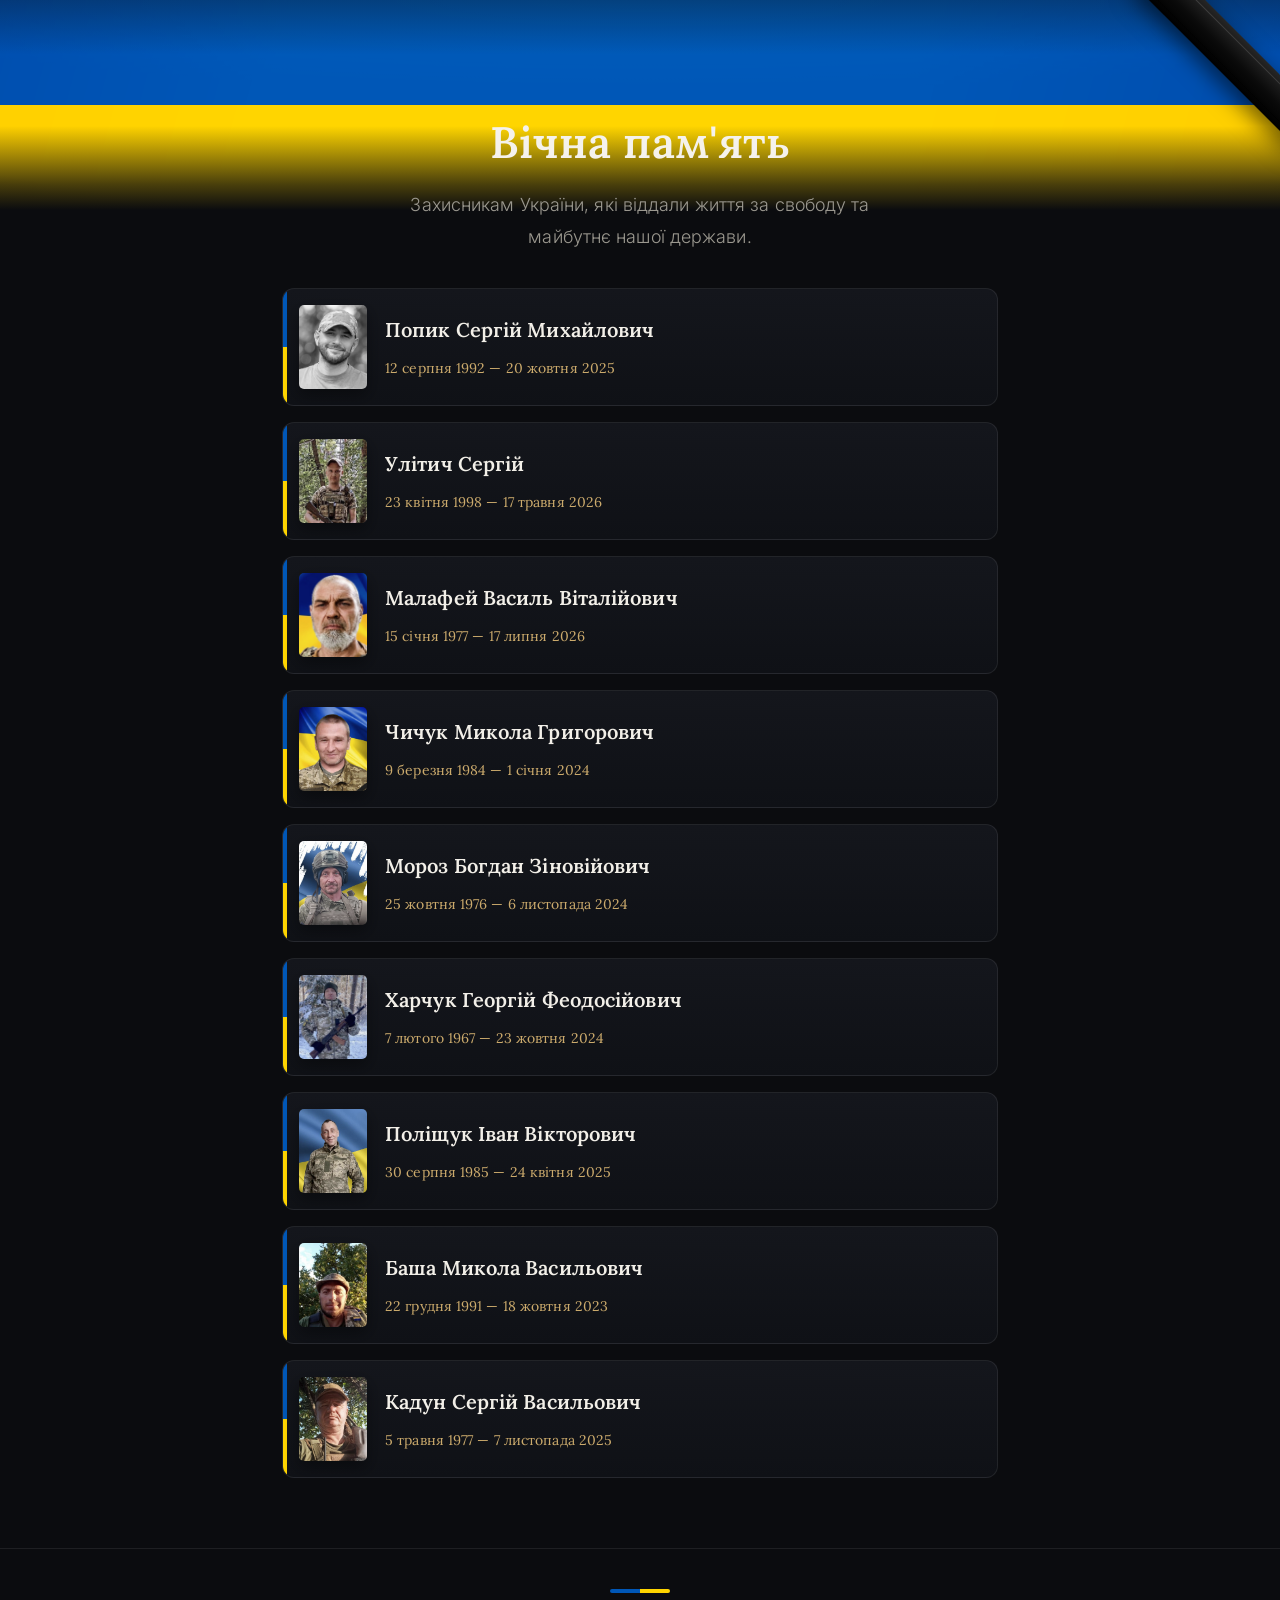
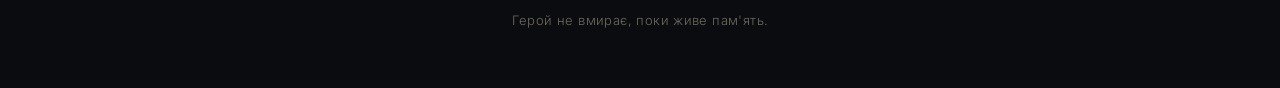
<file: index.html>
<!DOCTYPE html>
<html lang="uk">
<head>
<meta charset="utf-8">
<meta name="viewport" content="width=device-width, initial-scale=1">
<title>Вічна пам'ять — Захисники України</title>
<meta name="description" content="Меморіальні сторінки полеглих захисників України. Вічна пам'ять героям.">
<link rel="preconnect" href="https://fonts.googleapis.com">
<link rel="preconnect" href="https://fonts.gstatic.com" crossorigin>
<link href="https://fonts.googleapis.com/css2?family=Lora:ital,wght@0,400;0,500;0,600;1,400&family=Inter:wght@300;400;500&display=swap&subset=cyrillic,cyrillic-ext,latin" rel="stylesheet">
<link rel="stylesheet" href="assets/style.css">
</head>
<body>
<header class="index-hero">
  <div class="flag"><span class="mourning"></span></div>
  <div class="wrap index-body">
    <h1>Вічна пам'ять</h1>
    <p>Захисникам України, які віддали життя за свободу та майбутнє нашої держави.</p>
  </div>
</header>

<main class="wrap">
  <div class="roll">

    <a class="card" href="serhii-popyk/">
      <img src="serhii-popyk/photo.jpg" alt="Сергій Попик"
           onerror="this.replaceWith(Object.assign(document.createElement('div'),{className:'ph'}))">
      <div class="info">
        <h2>Попик Сергій Михайлович</h2>
        <span class="d">12 серпня 1992 — 20 жовтня 2025</span>
      </div>
    </a>

    <a class="card" href="serhii-ulitych/">
      <img src="serhii-ulitych/photo.jpg" alt="Сергій Улітич"
           onerror="this.replaceWith(Object.assign(document.createElement('div'),{className:'ph'}))">
      <div class="info">
        <h2>Улітич Сергій</h2>
        <span class="d">23 квітня 1998 — 17 травня 2026</span>
      </div>
    </a>

    <a class="card" href="vasyl-malafei/">
      <img src="vasyl-malafei/photo.jpg" alt="Василь Малафей"
           onerror="this.replaceWith(Object.assign(document.createElement('div'),{className:'ph'}))">
      <div class="info">
        <h2>Малафей Василь Віталійович</h2>
        <span class="d">15 січня 1977 — 17 липня 2026</span>
      </div>
    </a>

    <a class="card" href="mykola-chychuk/">
      <img src="mykola-chychuk/photo.jpg" alt="Микола Чичук"
           onerror="this.replaceWith(Object.assign(document.createElement('div'),{className:'ph'}))">
      <div class="info">
        <h2>Чичук Микола Григорович</h2>
        <span class="d">9 березня 1984 — 1 січня 2024</span>
      </div>
    </a>

    <a class="card" href="bohdan-moroz/">
      <img src="bohdan-moroz/photo.jpg" alt="Богдан Мороз"
           onerror="this.replaceWith(Object.assign(document.createElement('div'),{className:'ph'}))">
      <div class="info">
        <h2>Мороз Богдан Зіновійович</h2>
        <span class="d">25 жовтня 1976 — 6 листопада 2024</span>
      </div>
    </a>

    <a class="card" href="heorhii-kharchuk/">
      <img src="heorhii-kharchuk/photo.jpg" alt="Георгій Харчук"
           onerror="this.replaceWith(Object.assign(document.createElement('div'),{className:'ph'}))">
      <div class="info">
        <h2>Харчук Георгій Феодосійович</h2>
        <span class="d">7 лютого 1967 — 23 жовтня 2024</span>
      </div>
    </a>

    <a class="card" href="ivan-polishchuk/">
      <img src="ivan-polishchuk/photo.jpg" alt="Іван Поліщук"
           onerror="this.replaceWith(Object.assign(document.createElement('div'),{className:'ph'}))">
      <div class="info">
        <h2>Поліщук Іван Вікторович</h2>
        <span class="d">30 серпня 1985 — 24 квітня 2025</span>
      </div>
    </a>

    <a class="card" href="mykola-basha/">
      <img src="mykola-basha/photo.jpg" alt="Микола Баша"
           onerror="this.replaceWith(Object.assign(document.createElement('div'),{className:'ph'}))">
      <div class="info">
        <h2>Баша Микола Васильович</h2>
        <span class="d">22 грудня 1991 — 18 жовтня 2023</span>
      </div>
    </a>

    <a class="card" href="serhii-kadun/">
      <img src="serhii-kadun/photo.jpg" alt="Сергій Кадун"
           onerror="this.replaceWith(Object.assign(document.createElement('div'),{className:'ph'}))">
      <div class="info">
        <h2>Кадун Сергій Васильович</h2>
        <span class="d">5 травня 1977 — 7 листопада 2025</span>
      </div>
    </a>

  </div>
</main>

<footer>
  <div class="wrap">
    <div class="foot-flag"><span class="b"></span><span class="y"></span></div>
    Герой не вмирає, поки живе пам'ять.
  </div>
</footer>

</body>
</html>
</file>
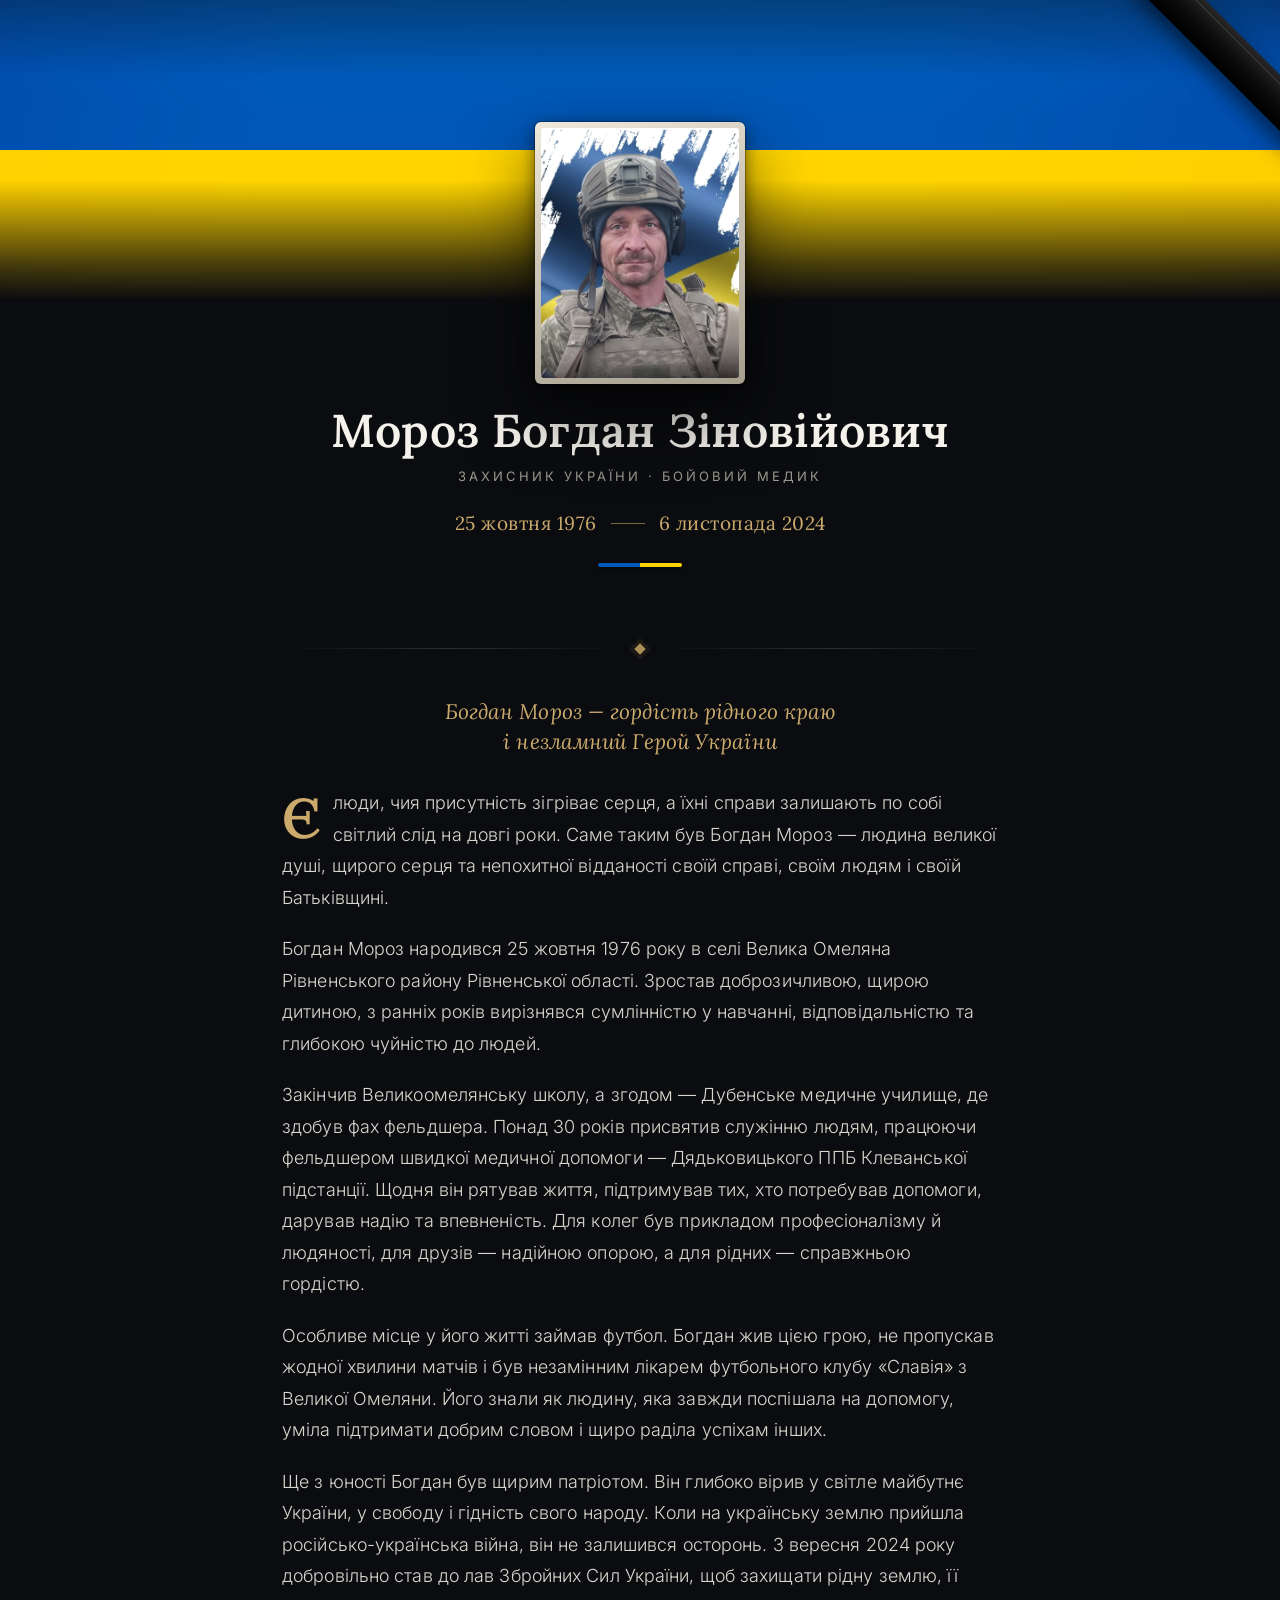
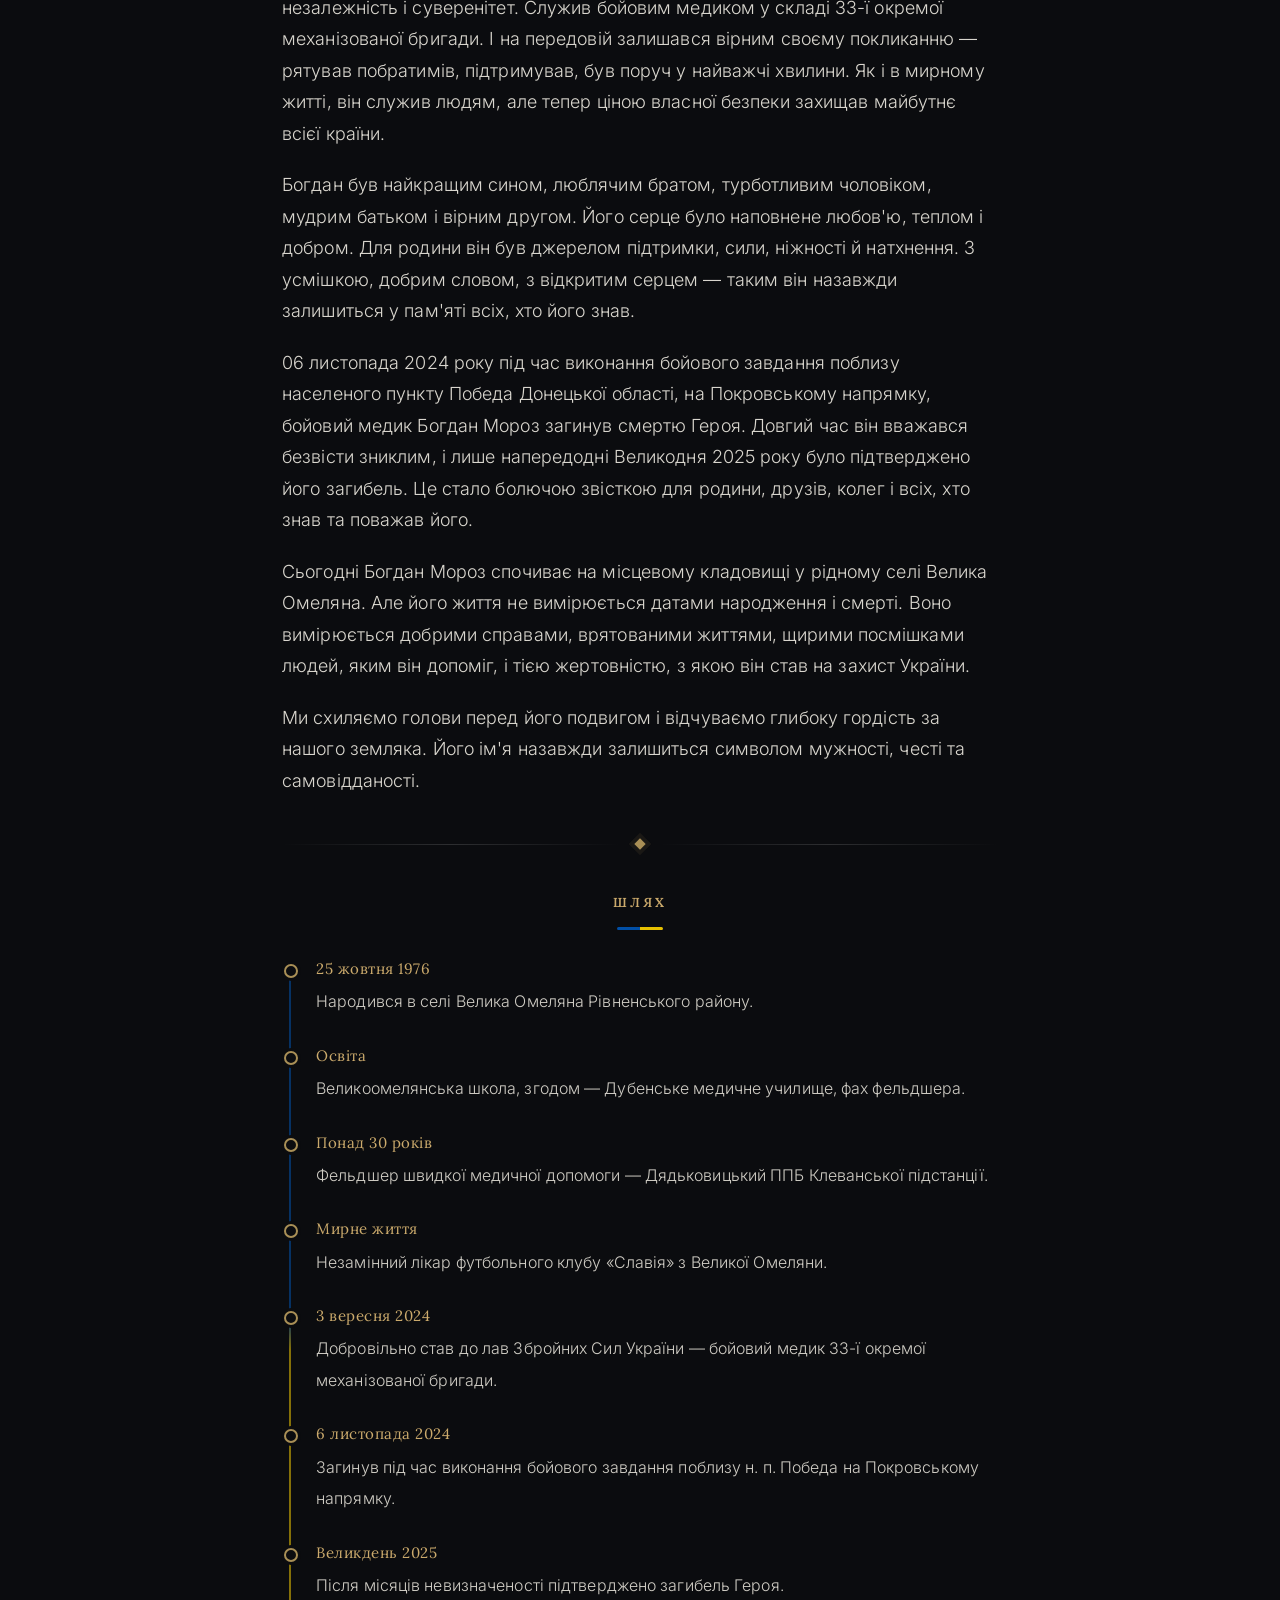
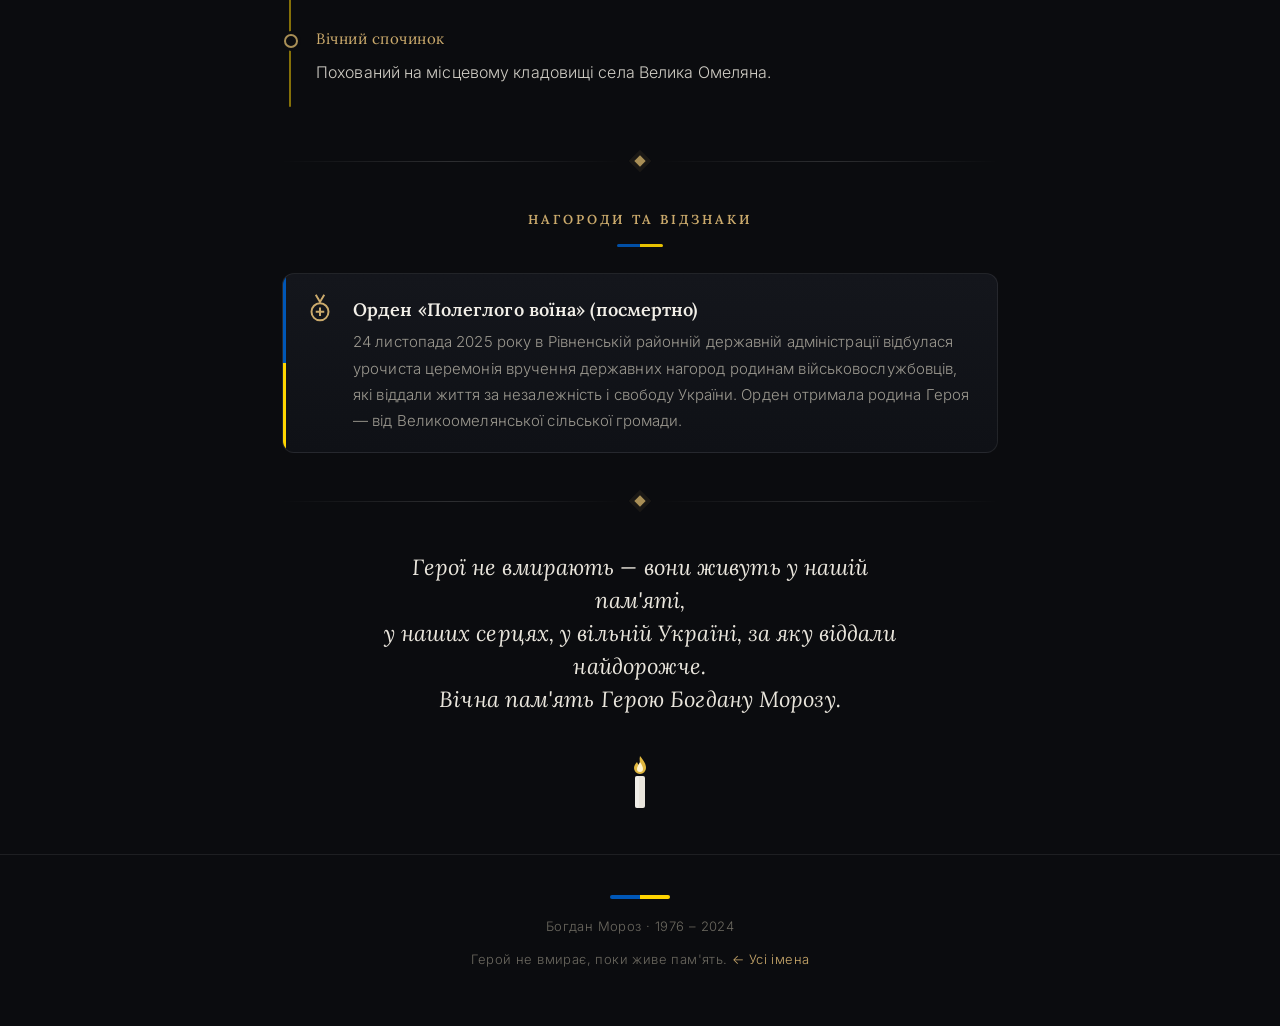
<file: bohdan-moroz/index.html>
<!DOCTYPE html>
<html lang="uk">
<head>
<meta charset="utf-8">
<meta name="viewport" content="width=device-width, initial-scale=1">
<title>Богдан Мороз — Вічна пам'ять</title>
<meta name="description" content="Меморіальна сторінка захисника України, бойового медика Богдана Зіновійовича Мороза (1976–2024). Вічна пам'ять герою.">

<meta property="og:type" content="profile">
<meta property="og:title" content="Богдан Мороз — Вічна пам'ять">
<meta property="og:description" content="Захисник України, бойовий медик. 25 жовтня 1976 — 6 листопада 2024. Вічна пам'ять герою.">
<meta property="og:image" content="photo.jpg">

<link rel="preconnect" href="https://fonts.googleapis.com">
<link rel="preconnect" href="https://fonts.gstatic.com" crossorigin>
<link href="https://fonts.googleapis.com/css2?family=Lora:ital,wght@0,400;0,500;0,600;1,400;1,500&family=Inter:wght@300;400;500&display=swap&subset=cyrillic,cyrillic-ext,latin" rel="stylesheet">
<link rel="stylesheet" href="../assets/style.css">
</head>
<body>
<header class="hero">
  <div class="flag">
    <span class="mourning"></span>
  </div>

  <div class="wrap hero-body">
    <div class="portrait">
      <img src="photo.jpg" alt="Богдан Мороз"
           onerror="this.style.display='none';this.nextElementSibling.style.display='flex';">
      <div class="placeholder" style="display:none;">
        <svg viewBox="0 0 24 24" fill="none" stroke="currentColor" stroke-width="1.2">
          <circle cx="12" cy="8" r="4"/>
          <path d="M4 21c0-4.4 3.6-7 8-7s8 2.6 8 7"/>
        </svg>
      </div>
    </div>

    <h1 class="name">Мороз Богдан Зіновійович</h1>
    <p class="rank">Захисник України · бойовий медик</p>

    <div class="dates">
      <span>25 жовтня 1976</span>
      <span class="sep"></span>
      <span>6 листопада 2024</span>
    </div>

    <div class="flag-underline"><span class="b"></span><span class="y"></span></div>
  </div>
</header>

<main class="wrap">

  <div class="divider"><span class="diamond"></span></div>

  <p class="epigraph">Богдан Мороз — гордість рідного краю<br>і незламний Герой України</p>

  <section class="bio">
    <p>Є люди, чия присутність зігріває серця, а їхні справи залишають по собі світлий слід на довгі роки. Саме таким був Богдан Мороз — людина великої душі, щирого серця та непохитної відданості своїй справі, своїм людям і своїй Батьківщині.</p>

    <p>Богдан Мороз народився 25 жовтня 1976 року в селі Велика Омеляна Рівненського району Рівненської області. Зростав доброзичливою, щирою дитиною, з ранніх років вирізнявся сумлінністю у навчанні, відповідальністю та глибокою чуйністю до людей.</p>

    <p>Закінчив Великоомелянську школу, а згодом — Дубенське медичне училище, де здобув фах фельдшера. Понад 30 років присвятив служінню людям, працюючи фельдшером швидкої медичної допомоги — Дядьковицького ППБ Клеванської підстанції. Щодня він рятував життя, підтримував тих, хто потребував допомоги, дарував надію та впевненість. Для колег був прикладом професіоналізму й людяності, для друзів — надійною опорою, а для рідних — справжньою гордістю.</p>

    <p>Особливе місце у його житті займав футбол. Богдан жив цією грою, не пропускав жодної хвилини матчів і був незамінним лікарем футбольного клубу «Славія» з Великої Омеляни. Його знали як людину, яка завжди поспішала на допомогу, уміла підтримати добрим словом і щиро раділа успіхам інших.</p>

    <p>Ще з юності Богдан був щирим патріотом. Він глибоко вірив у світле майбутнє України, у свободу і гідність свого народу. Коли на українську землю прийшла російсько-українська війна, він не залишився осторонь. 3 вересня 2024 року добровільно став до лав Збройних Сил України, щоб захищати рідну землю, її незалежність і суверенітет. Служив бойовим медиком у складі 33-ї окремої механізованої бригади. І на передовій залишався вірним своєму покликанню — рятував побратимів, підтримував, був поруч у найважчі хвилини. Як і в мирному житті, він служив людям, але тепер ціною власної безпеки захищав майбутнє всієї країни.</p>

    <p>Богдан був найкращим сином, люблячим братом, турботливим чоловіком, мудрим батьком і вірним другом. Його серце було наповнене любов'ю, теплом і добром. Для родини він був джерелом підтримки, сили, ніжності й натхнення. З усмішкою, добрим словом, з відкритим серцем — таким він назавжди залишиться у пам'яті всіх, хто його знав.</p>

    <p>06 листопада 2024 року під час виконання бойового завдання поблизу населеного пункту Победа Донецької області, на Покровському напрямку, бойовий медик Богдан Мороз загинув смертю Героя. Довгий час він вважався безвісти зниклим, і лише напередодні Великодня 2025 року було підтверджено його загибель. Це стало болючою звісткою для родини, друзів, колег і всіх, хто знав та поважав його.</p>

    <p>Сьогодні Богдан Мороз спочиває на місцевому кладовищі у рідному селі Велика Омеляна. Але його життя не вимірюється датами народження і смерті. Воно вимірюється добрими справами, врятованими життями, щирими посмішками людей, яким він допоміг, і тією жертовністю, з якою він став на захист України.</p>

    <p>Ми схиляємо голови перед його подвигом і відчуваємо глибоку гордість за нашого земляка. Його ім'я назавжди залишиться символом мужності, честі та самовідданості.</p>
  </section>

  <div class="divider"><span class="diamond"></span></div>

  <section>
    <div class="section-title"><span>Шлях</span><div class="flag-tick"><i class="b"></i><i class="y"></i></div></div>
    <ul class="timeline">
      <li><span class="when">25 жовтня 1976</span><span class="what">Народився в селі Велика Омеляна Рівненського району.</span></li>
      <li><span class="when">Освіта</span><span class="what">Великоомелянська школа, згодом — Дубенське медичне училище, фах фельдшера.</span></li>
      <li><span class="when">Понад 30 років</span><span class="what">Фельдшер швидкої медичної допомоги — Дядьковицький ППБ Клеванської підстанції.</span></li>
      <li><span class="when">Мирне життя</span><span class="what">Незамінний лікар футбольного клубу «Славія» з Великої Омеляни.</span></li>
      <li><span class="when">3 вересня 2024</span><span class="what">Добровільно став до лав Збройних Сил України — бойовий медик 33-ї окремої механізованої бригади.</span></li>
      <li><span class="when">6 листопада 2024</span><span class="what">Загинув під час виконання бойового завдання поблизу н. п. Победа на Покровському напрямку.</span></li>
      <li><span class="when">Великдень 2025</span><span class="what">Після місяців невизначеності підтверджено загибель Героя.</span></li>
      <li><span class="when">Вічний спочинок</span><span class="what">Похований на місцевому кладовищі села Велика Омеляна.</span></li>
    </ul>
  </section>

  <div class="divider"><span class="diamond"></span></div>

  <section>
    <div class="section-title"><span>Нагороди та відзнаки</span><div class="flag-tick"><i class="b"></i><i class="y"></i></div></div>
    <div class="awards">
      <div class="award">
        <svg class="medal" viewBox="0 0 24 24" fill="none" stroke="currentColor" stroke-width="1.4">
          <circle cx="12" cy="14" r="6"/>
          <path d="M12 11v6M9 14h6"/>
          <path d="M9 2l3 5 3-5"/>
        </svg>
        <div>
          <h3>Орден «Полеглого воїна» (посмертно)</h3>
          <p>24 листопада 2025 року в Рівненській районній державній адміністрації відбулася урочиста церемонія вручення державних нагород родинам військовослужбовців, які віддали життя за незалежність і свободу України. Орден отримала родина Героя — від Великоомелянської сільської громади.</p>
        </div>
      </div>
    </div>
  </section>

  <div class="divider"><span class="diamond"></span></div>

  <section class="quote">
    <p>Герої не вмирають — вони живуть у нашій пам'яті,<br>у наших серцях, у вільній Україні, за яку віддали найдорожче.<br>Вічна пам'ять Герою Богдану Морозу.</p>
    <div class="candle">
      <svg width="44" height="64" viewBox="0 0 44 64" fill="none" xmlns="http://www.w3.org/2000/svg">
        <g class="flame">
          <path d="M22 6c4 5 6 8 6 12a6 6 0 1 1-12 0c0-2 1.2-4 3-6 .6 2 2 3 3 4 .4-3-1-7-0-10z" fill="#e0b73f"/>
          <path d="M22 12c2 3 3 5 3 7a3 3 0 1 1-6 0c0-2 1.4-4 3-7z" fill="#fff3cf"/>
        </g>
        <rect x="17" y="26" width="10" height="32" rx="2" fill="#e9e5dc"/>
        <rect x="17" y="26" width="4" height="32" rx="2" fill="#fff" opacity="0.35"/>
      </svg>
    </div>
  </section>

</main>

<footer>
  <div class="wrap">
    <div class="foot-flag"><span class="b"></span><span class="y"></span></div>
    Богдан Мороз · 1976 – 2024<br>
    Герой не вмирає, поки живе пам'ять.
    <a class="back" href="../">← Усі імена</a>
  </div>
</footer>

</body>
</html>
</file>
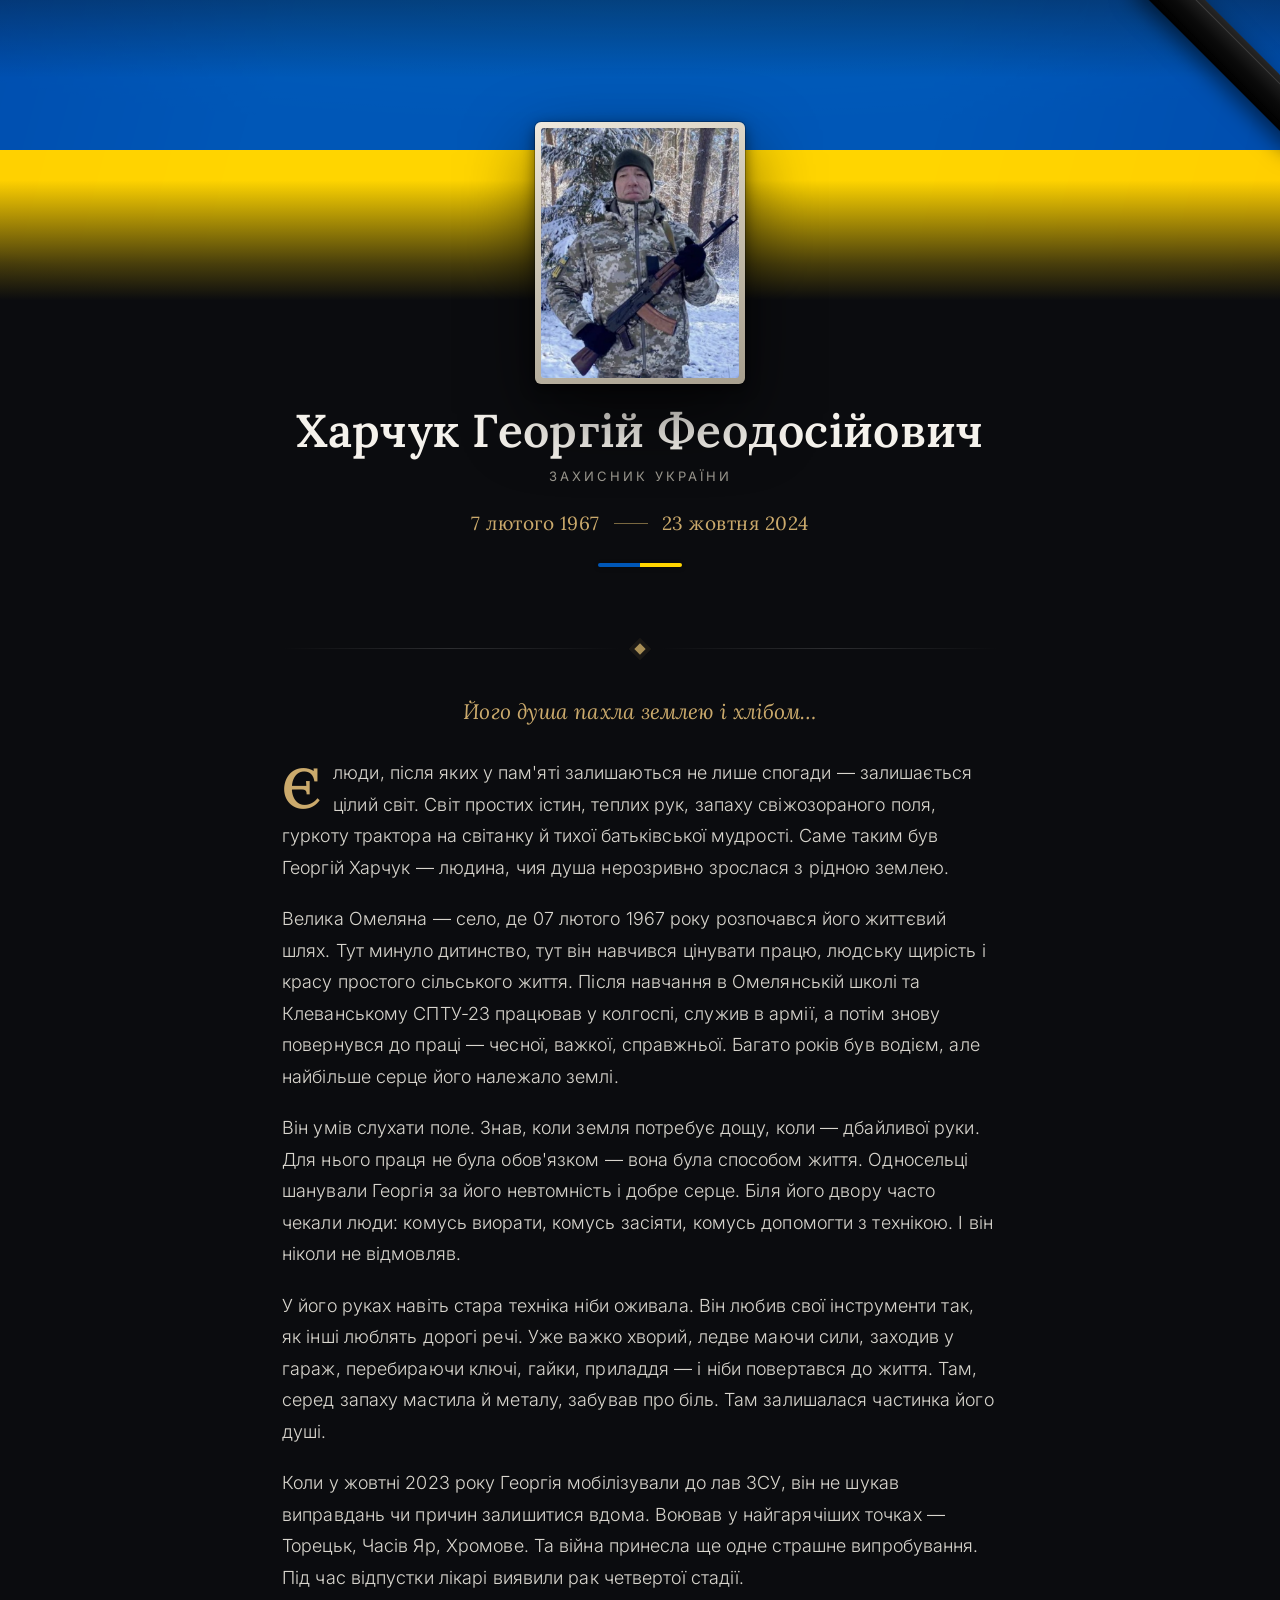
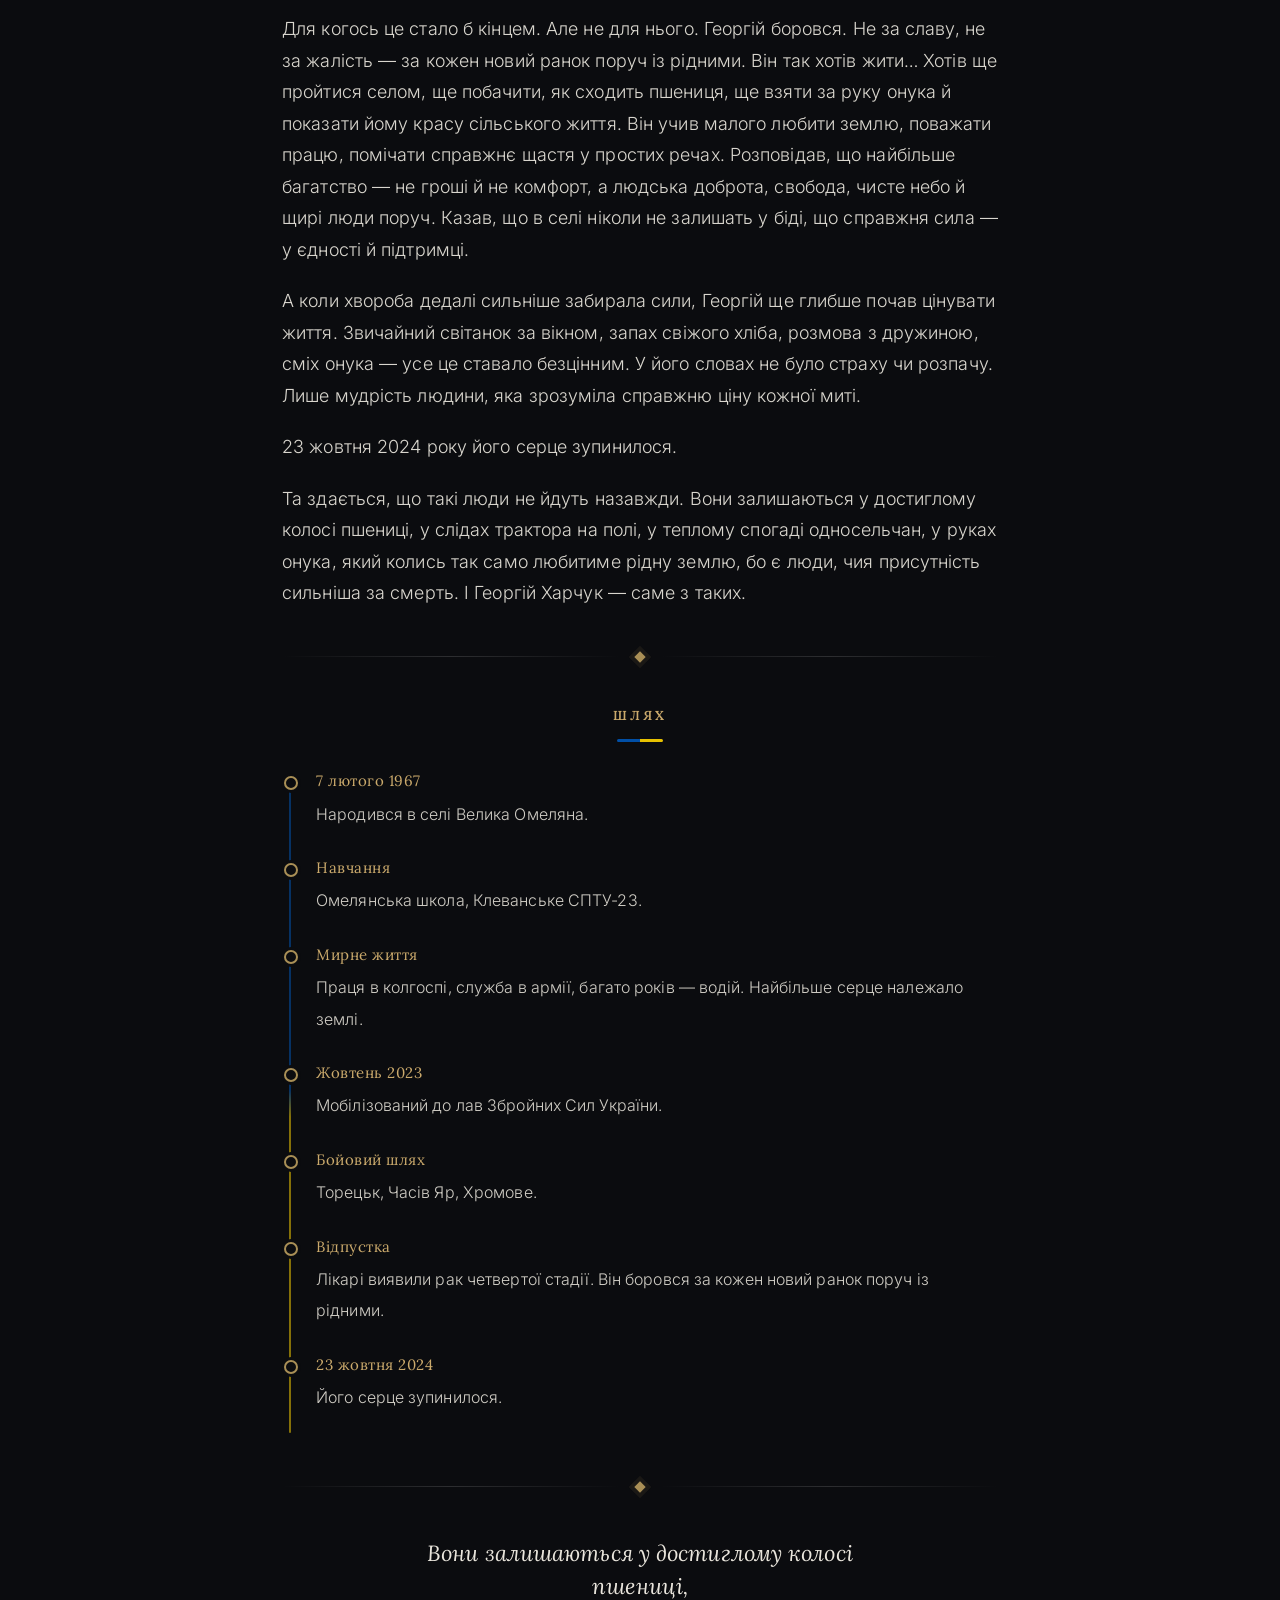
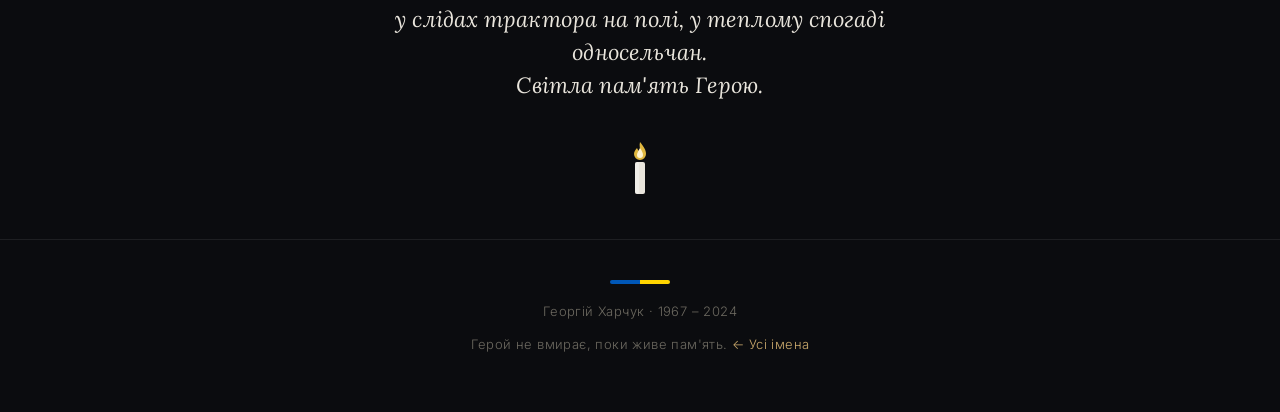
<file: heorhii-kharchuk/index.html>
<!DOCTYPE html>
<html lang="uk">
<head>
<meta charset="utf-8">
<meta name="viewport" content="width=device-width, initial-scale=1">
<title>Георгій Харчук — Вічна пам'ять</title>
<meta name="description" content="Меморіальна сторінка захисника України Георгія Феодосійовича Харчука (1967–2024). Вічна пам'ять герою.">

<meta property="og:type" content="profile">
<meta property="og:title" content="Георгій Харчук — Вічна пам'ять">
<meta property="og:description" content="Захисник України. 7 лютого 1967 — 23 жовтня 2024. Вічна пам'ять герою.">
<meta property="og:image" content="photo.jpg">

<link rel="preconnect" href="https://fonts.googleapis.com">
<link rel="preconnect" href="https://fonts.gstatic.com" crossorigin>
<link href="https://fonts.googleapis.com/css2?family=Lora:ital,wght@0,400;0,500;0,600;1,400;1,500&family=Inter:wght@300;400;500&display=swap&subset=cyrillic,cyrillic-ext,latin" rel="stylesheet">
<link rel="stylesheet" href="../assets/style.css">
</head>
<body>
<header class="hero">
  <div class="flag">
    <span class="mourning"></span>
  </div>

  <div class="wrap hero-body">
    <div class="portrait">
      <img src="photo.jpg" alt="Георгій Харчук"
           onerror="this.style.display='none';this.nextElementSibling.style.display='flex';">
      <div class="placeholder" style="display:none;">
        <svg viewBox="0 0 24 24" fill="none" stroke="currentColor" stroke-width="1.2">
          <circle cx="12" cy="8" r="4"/>
          <path d="M4 21c0-4.4 3.6-7 8-7s8 2.6 8 7"/>
        </svg>
      </div>
    </div>

    <h1 class="name">Харчук Георгій Феодосійович</h1>
    <p class="rank">Захисник України</p>

    <div class="dates">
      <span>7 лютого 1967</span>
      <span class="sep"></span>
      <span>23 жовтня 2024</span>
    </div>

    <div class="flag-underline"><span class="b"></span><span class="y"></span></div>
  </div>
</header>

<main class="wrap">

  <div class="divider"><span class="diamond"></span></div>

  <p class="epigraph">Його душа пахла землею і хлібом…</p>

  <section class="bio">
    <p>Є люди, після яких у пам'яті залишаються не лише спогади — залишається цілий світ. Світ простих істин, теплих рук, запаху свіжозораного поля, гуркоту трактора на світанку й тихої батьківської мудрості. Саме таким був Георгій Харчук — людина, чия душа нерозривно зрослася з рідною землею.</p>

    <p>Велика Омеляна — село, де 07 лютого 1967 року розпочався його життєвий шлях. Тут минуло дитинство, тут він навчився цінувати працю, людську щирість і красу простого сільського життя. Після навчання в Омелянській школі та Клеванському СПТУ-23 працював у колгоспі, служив в армії, а потім знову повернувся до праці — чесної, важкої, справжньої. Багато років був водієм, але найбільше серце його належало землі.</p>

    <p>Він умів слухати поле. Знав, коли земля потребує дощу, коли — дбайливої руки. Для нього праця не була обов'язком — вона була способом життя. Односельці шанували Георгія за його невтомність і добре серце. Біля його двору часто чекали люди: комусь виорати, комусь засіяти, комусь допомогти з технікою. І він ніколи не відмовляв.</p>

    <p>У його руках навіть стара техніка ніби оживала. Він любив свої інструменти так, як інші люблять дорогі речі. Уже важко хворий, ледве маючи сили, заходив у гараж, перебираючи ключі, гайки, приладдя — і ніби повертався до життя. Там, серед запаху мастила й металу, забував про біль. Там залишалася частинка його душі.</p>

    <p>Коли у жовтні 2023 року Георгія мобілізували до лав ЗСУ, він не шукав виправдань чи причин залишитися вдома. Воював у найгарячіших точках — Торецьк, Часів Яр, Хромове. Та війна принесла ще одне страшне випробування. Під час відпустки лікарі виявили рак четвертої стадії.</p>

    <p>Для когось це стало б кінцем. Але не для нього. Георгій боровся. Не за славу, не за жалість — за кожен новий ранок поруч із рідними. Він так хотів жити… Хотів ще пройтися селом, ще побачити, як сходить пшениця, ще взяти за руку онука й показати йому красу сільського життя. Він учив малого любити землю, поважати працю, помічати справжнє щастя у простих речах. Розповідав, що найбільше багатство — не гроші й не комфорт, а людська доброта, свобода, чисте небо й щирі люди поруч. Казав, що в селі ніколи не залишать у біді, що справжня сила — у єдності й підтримці.</p>

    <p>А коли хвороба дедалі сильніше забирала сили, Георгій ще глибше почав цінувати життя. Звичайний світанок за вікном, запах свіжого хліба, розмова з дружиною, сміх онука — усе це ставало безцінним. У його словах не було страху чи розпачу. Лише мудрість людини, яка зрозуміла справжню ціну кожної миті.</p>

    <p>23 жовтня 2024 року його серце зупинилося.</p>

    <p>Та здається, що такі люди не йдуть назавжди. Вони залишаються у достиглому колосі пшениці, у слідах трактора на полі, у теплому спогаді односельчан, у руках онука, який колись так само любитиме рідну землю, бо є люди, чия присутність сильніша за смерть. І Георгій Харчук — саме з таких.</p>
  </section>

  <div class="divider"><span class="diamond"></span></div>

  <section>
    <div class="section-title"><span>Шлях</span><div class="flag-tick"><i class="b"></i><i class="y"></i></div></div>
    <ul class="timeline">
      <li><span class="when">7 лютого 1967</span><span class="what">Народився в селі Велика Омеляна.</span></li>
      <li><span class="when">Навчання</span><span class="what">Омелянська школа, Клеванське СПТУ-23.</span></li>
      <li><span class="when">Мирне життя</span><span class="what">Праця в колгоспі, служба в армії, багато років — водій. Найбільше серце належало землі.</span></li>
      <li><span class="when">Жовтень 2023</span><span class="what">Мобілізований до лав Збройних Сил України.</span></li>
      <li><span class="when">Бойовий шлях</span><span class="what">Торецьк, Часів Яр, Хромове.</span></li>
      <li><span class="when">Відпустка</span><span class="what">Лікарі виявили рак четвертої стадії. Він боровся за кожен новий ранок поруч із рідними.</span></li>
      <li><span class="when">23 жовтня 2024</span><span class="what">Його серце зупинилося.</span></li>
    </ul>
  </section>

  <div class="divider"><span class="diamond"></span></div>

  <section class="quote">
    <p>Вони залишаються у достиглому колосі пшениці,<br>у слідах трактора на полі, у теплому спогаді односельчан.<br>Світла пам'ять Герою.</p>
    <div class="candle">
      <svg width="44" height="64" viewBox="0 0 44 64" fill="none" xmlns="http://www.w3.org/2000/svg">
        <g class="flame">
          <path d="M22 6c4 5 6 8 6 12a6 6 0 1 1-12 0c0-2 1.2-4 3-6 .6 2 2 3 3 4 .4-3-1-7-0-10z" fill="#e0b73f"/>
          <path d="M22 12c2 3 3 5 3 7a3 3 0 1 1-6 0c0-2 1.4-4 3-7z" fill="#fff3cf"/>
        </g>
        <rect x="17" y="26" width="10" height="32" rx="2" fill="#e9e5dc"/>
        <rect x="17" y="26" width="4" height="32" rx="2" fill="#fff" opacity="0.35"/>
      </svg>
    </div>
  </section>

</main>

<footer>
  <div class="wrap">
    <div class="foot-flag"><span class="b"></span><span class="y"></span></div>
    Георгій Харчук · 1967 – 2024<br>
    Герой не вмирає, поки живе пам'ять.
    <a class="back" href="../">← Усі імена</a>
  </div>
</footer>

</body>
</html>
</file>
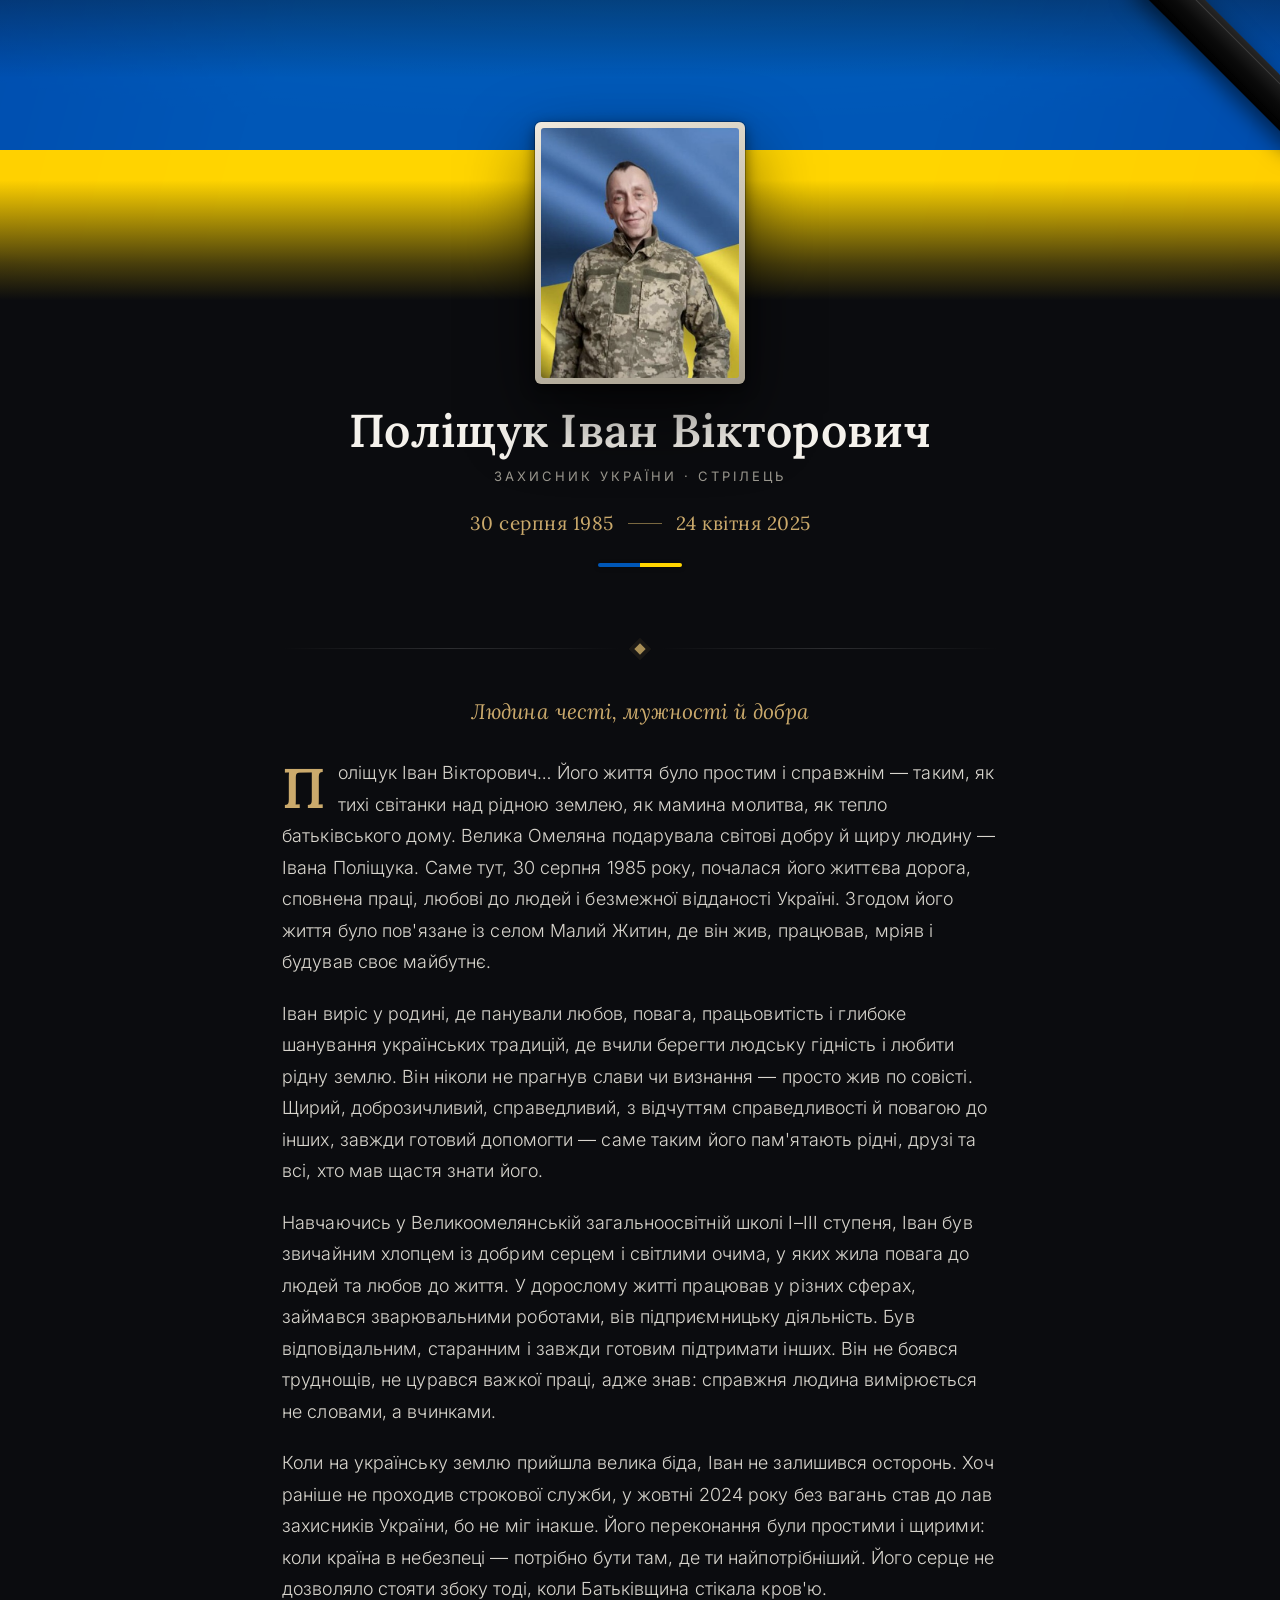
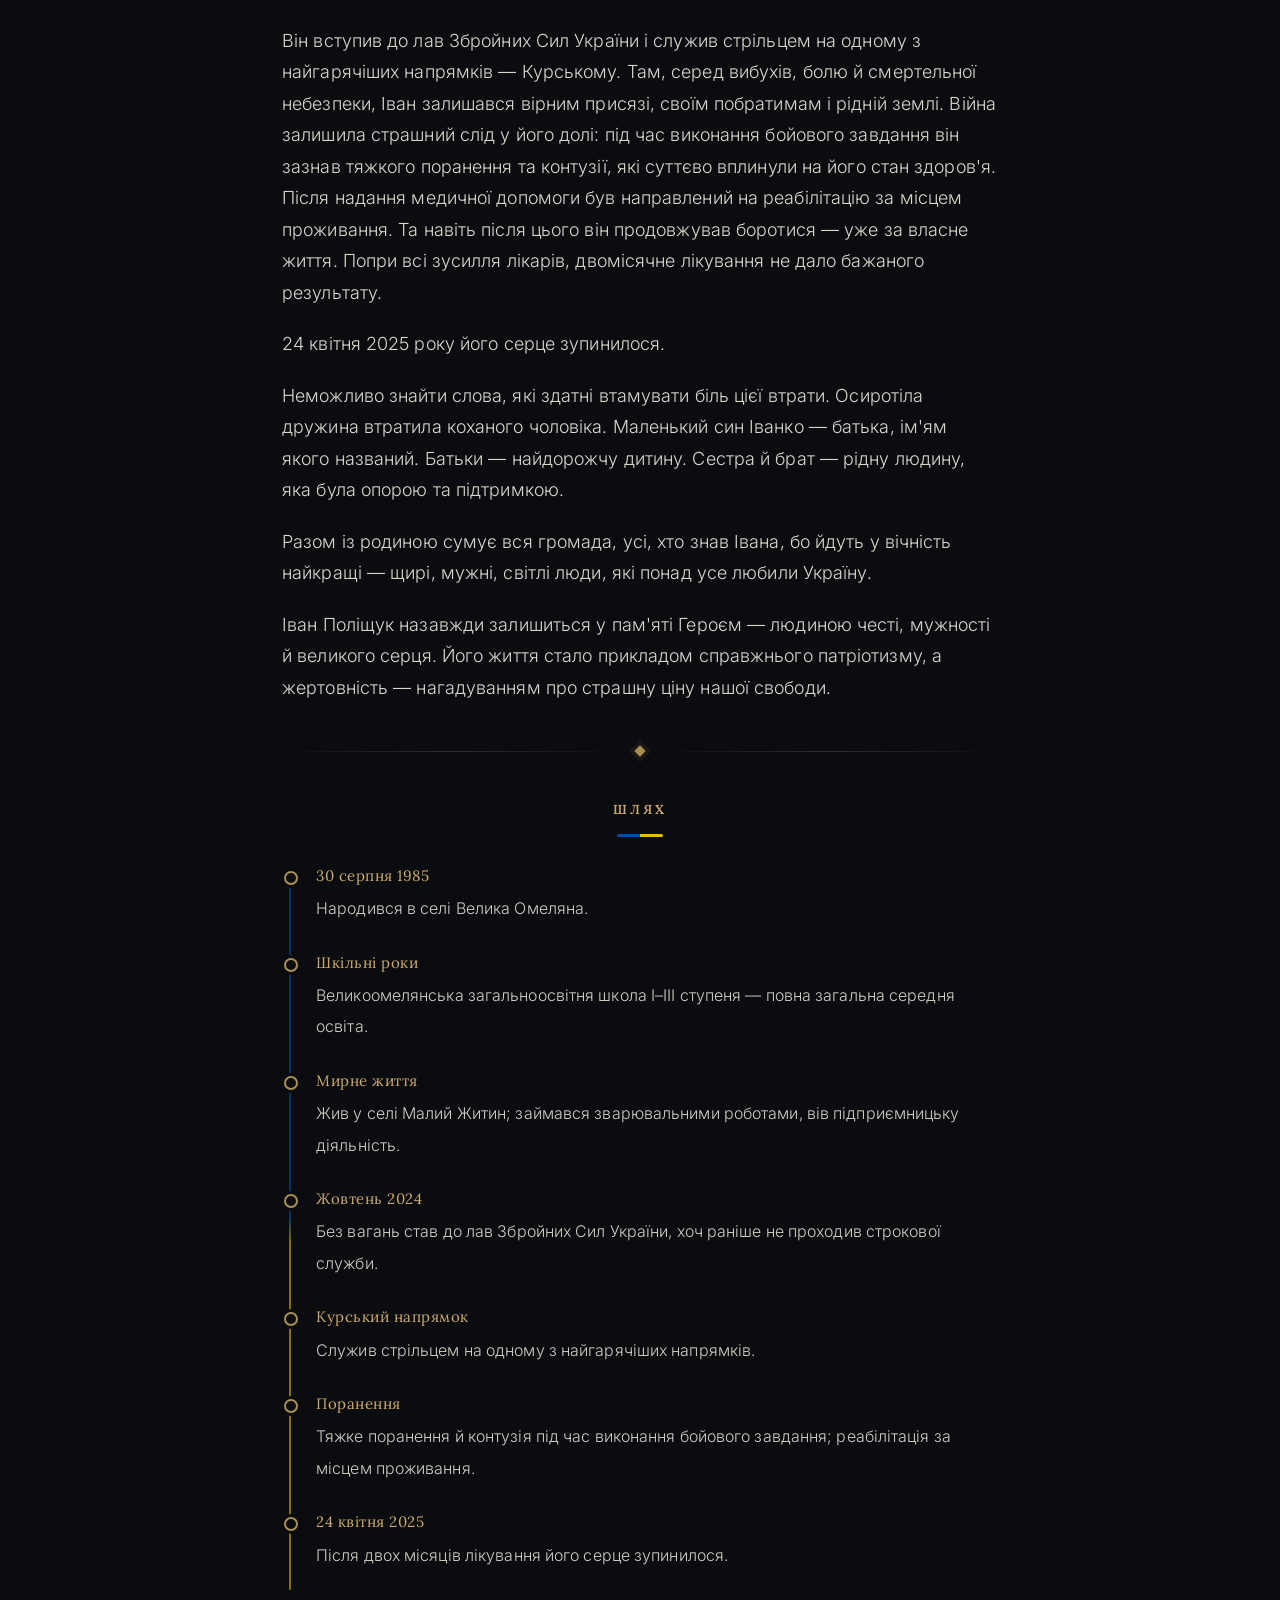
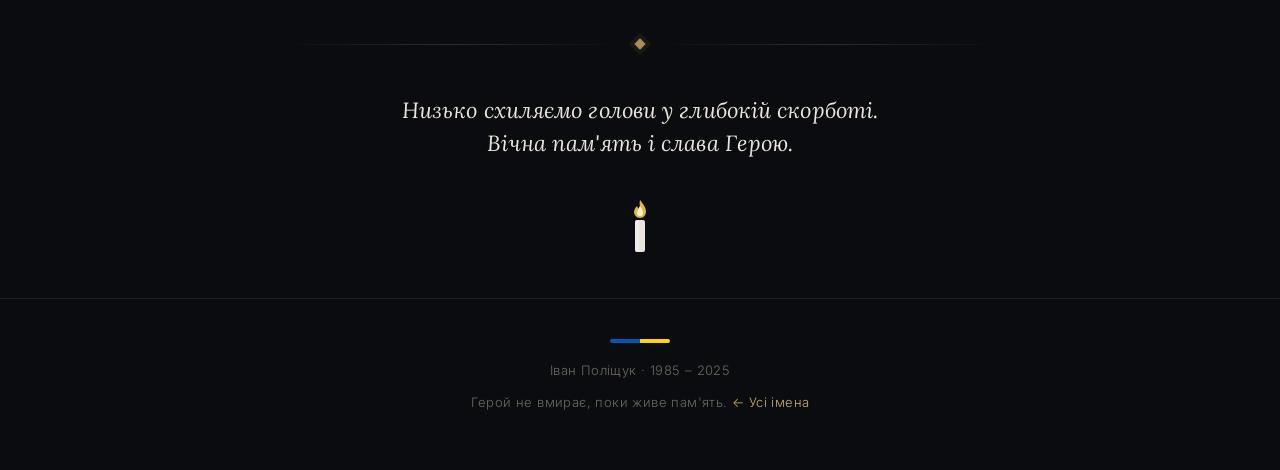
<file: ivan-polishchuk/index.html>
<!DOCTYPE html>
<html lang="uk">
<head>
<meta charset="utf-8">
<meta name="viewport" content="width=device-width, initial-scale=1">
<title>Іван Поліщук — Вічна пам'ять</title>
<meta name="description" content="Меморіальна сторінка захисника України Івана Вікторовича Поліщука (1985–2025). Вічна пам'ять герою.">

<meta property="og:type" content="profile">
<meta property="og:title" content="Іван Поліщук — Вічна пам'ять">
<meta property="og:description" content="Захисник України. 30 серпня 1985 — 24 квітня 2025. Вічна пам'ять герою.">
<meta property="og:image" content="photo.jpg">

<link rel="preconnect" href="https://fonts.googleapis.com">
<link rel="preconnect" href="https://fonts.gstatic.com" crossorigin>
<link href="https://fonts.googleapis.com/css2?family=Lora:ital,wght@0,400;0,500;0,600;1,400;1,500&family=Inter:wght@300;400;500&display=swap&subset=cyrillic,cyrillic-ext,latin" rel="stylesheet">
<link rel="stylesheet" href="../assets/style.css">
</head>
<body>
<header class="hero">
  <div class="flag">
    <span class="mourning"></span>
  </div>

  <div class="wrap hero-body">
    <div class="portrait">
      <img src="photo.jpg" alt="Іван Поліщук"
           onerror="this.style.display='none';this.nextElementSibling.style.display='flex';">
      <div class="placeholder" style="display:none;">
        <svg viewBox="0 0 24 24" fill="none" stroke="currentColor" stroke-width="1.2">
          <circle cx="12" cy="8" r="4"/>
          <path d="M4 21c0-4.4 3.6-7 8-7s8 2.6 8 7"/>
        </svg>
      </div>
    </div>

    <h1 class="name">Поліщук Іван Вікторович</h1>
    <p class="rank">Захисник України · стрілець</p>

    <div class="dates">
      <span>30 серпня 1985</span>
      <span class="sep"></span>
      <span>24 квітня 2025</span>
    </div>

    <div class="flag-underline"><span class="b"></span><span class="y"></span></div>
  </div>
</header>

<main class="wrap">

  <div class="divider"><span class="diamond"></span></div>

  <p class="epigraph">Людина честі, мужності й добра</p>

  <section class="bio">
    <p>Поліщук Іван Вікторович… Його життя було простим і справжнім — таким, як тихі світанки над рідною землею, як мамина молитва, як тепло батьківського дому. Велика Омеляна подарувала світові добру й щиру людину — Івана Поліщука. Саме тут, 30 серпня 1985 року, почалася його життєва дорога, сповнена праці, любові до людей і безмежної відданості Україні. Згодом його життя було пов'язане із селом Малий Житин, де він жив, працював, мріяв і будував своє майбутнє.</p>

    <p>Іван виріс у родині, де панували любов, повага, працьовитість і глибоке шанування українських традицій, де вчили берегти людську гідність і любити рідну землю. Він ніколи не прагнув слави чи визнання — просто жив по совісті. Щирий, доброзичливий, справедливий, з відчуттям справедливості й повагою до інших, завжди готовий допомогти — саме таким його пам'ятають рідні, друзі та всі, хто мав щастя знати його.</p>

    <p>Навчаючись у Великоомелянській загальноосвітній школі I–III ступеня, Іван був звичайним хлопцем із добрим серцем і світлими очима, у яких жила повага до людей та любов до життя. У дорослому житті працював у різних сферах, займався зварювальними роботами, вів підприємницьку діяльність. Був відповідальним, старанним і завжди готовим підтримати інших. Він не боявся труднощів, не цурався важкої праці, адже знав: справжня людина вимірюється не словами, а вчинками.</p>

    <p>Коли на українську землю прийшла велика біда, Іван не залишився осторонь. Хоч раніше не проходив строкової служби, у жовтні 2024 року без вагань став до лав захисників України, бо не міг інакше. Його переконання були простими і щирими: коли країна в небезпеці — потрібно бути там, де ти найпотрібніший. Його серце не дозволяло стояти збоку тоді, коли Батьківщина стікала кров'ю.</p>

    <p>Він вступив до лав Збройних Сил України і служив стрільцем на одному з найгарячіших напрямків — Курському. Там, серед вибухів, болю й смертельної небезпеки, Іван залишався вірним присязі, своїм побратимам і рідній землі. Війна залишила страшний слід у його долі: під час виконання бойового завдання він зазнав тяжкого поранення та контузії, які суттєво вплинули на його стан здоров'я. Після надання медичної допомоги був направлений на реабілітацію за місцем проживання. Та навіть після цього він продовжував боротися — уже за власне життя. Попри всі зусилля лікарів, двомісячне лікування не дало бажаного результату.</p>

    <p>24 квітня 2025 року його серце зупинилося.</p>

    <p>Неможливо знайти слова, які здатні втамувати біль цієї втрати. Осиротіла дружина втратила коханого чоловіка. Маленький син Іванко — батька, ім'ям якого названий. Батьки — найдорожчу дитину. Сестра й брат — рідну людину, яка була опорою та підтримкою.</p>

    <p>Разом із родиною сумує вся громада, усі, хто знав Івана, бо йдуть у вічність найкращі — щирі, мужні, світлі люди, які понад усе любили Україну.</p>

    <p>Іван Поліщук назавжди залишиться у пам'яті Героєм — людиною честі, мужності й великого серця. Його життя стало прикладом справжнього патріотизму, а жертовність — нагадуванням про страшну ціну нашої свободи.</p>
  </section>

  <div class="divider"><span class="diamond"></span></div>

  <section>
    <div class="section-title"><span>Шлях</span><div class="flag-tick"><i class="b"></i><i class="y"></i></div></div>
    <ul class="timeline">
      <li><span class="when">30 серпня 1985</span><span class="what">Народився в селі Велика Омеляна.</span></li>
      <li><span class="when">Шкільні роки</span><span class="what">Великоомелянська загальноосвітня школа I–III ступеня — повна загальна середня освіта.</span></li>
      <li><span class="when">Мирне життя</span><span class="what">Жив у селі Малий Житин; займався зварювальними роботами, вів підприємницьку діяльність.</span></li>
      <li><span class="when">Жовтень 2024</span><span class="what">Без вагань став до лав Збройних Сил України, хоч раніше не проходив строкової служби.</span></li>
      <li><span class="when">Курський напрямок</span><span class="what">Служив стрільцем на одному з найгарячіших напрямків.</span></li>
      <li><span class="when">Поранення</span><span class="what">Тяжке поранення й контузія під час виконання бойового завдання; реабілітація за місцем проживання.</span></li>
      <li><span class="when">24 квітня 2025</span><span class="what">Після двох місяців лікування його серце зупинилося.</span></li>
    </ul>
  </section>

  <div class="divider"><span class="diamond"></span></div>

  <section class="quote">
    <p>Низько схиляємо голови у глибокій скорботі.<br>Вічна пам'ять і слава Герою.</p>
    <div class="candle">
      <svg width="44" height="64" viewBox="0 0 44 64" fill="none" xmlns="http://www.w3.org/2000/svg">
        <g class="flame">
          <path d="M22 6c4 5 6 8 6 12a6 6 0 1 1-12 0c0-2 1.2-4 3-6 .6 2 2 3 3 4 .4-3-1-7-0-10z" fill="#e0b73f"/>
          <path d="M22 12c2 3 3 5 3 7a3 3 0 1 1-6 0c0-2 1.4-4 3-7z" fill="#fff3cf"/>
        </g>
        <rect x="17" y="26" width="10" height="32" rx="2" fill="#e9e5dc"/>
        <rect x="17" y="26" width="4" height="32" rx="2" fill="#fff" opacity="0.35"/>
      </svg>
    </div>
  </section>

</main>

<footer>
  <div class="wrap">
    <div class="foot-flag"><span class="b"></span><span class="y"></span></div>
    Іван Поліщук · 1985 – 2025<br>
    Герой не вмирає, поки живе пам'ять.
    <a class="back" href="../">← Усі імена</a>
  </div>
</footer>

</body>
</html>
</file>
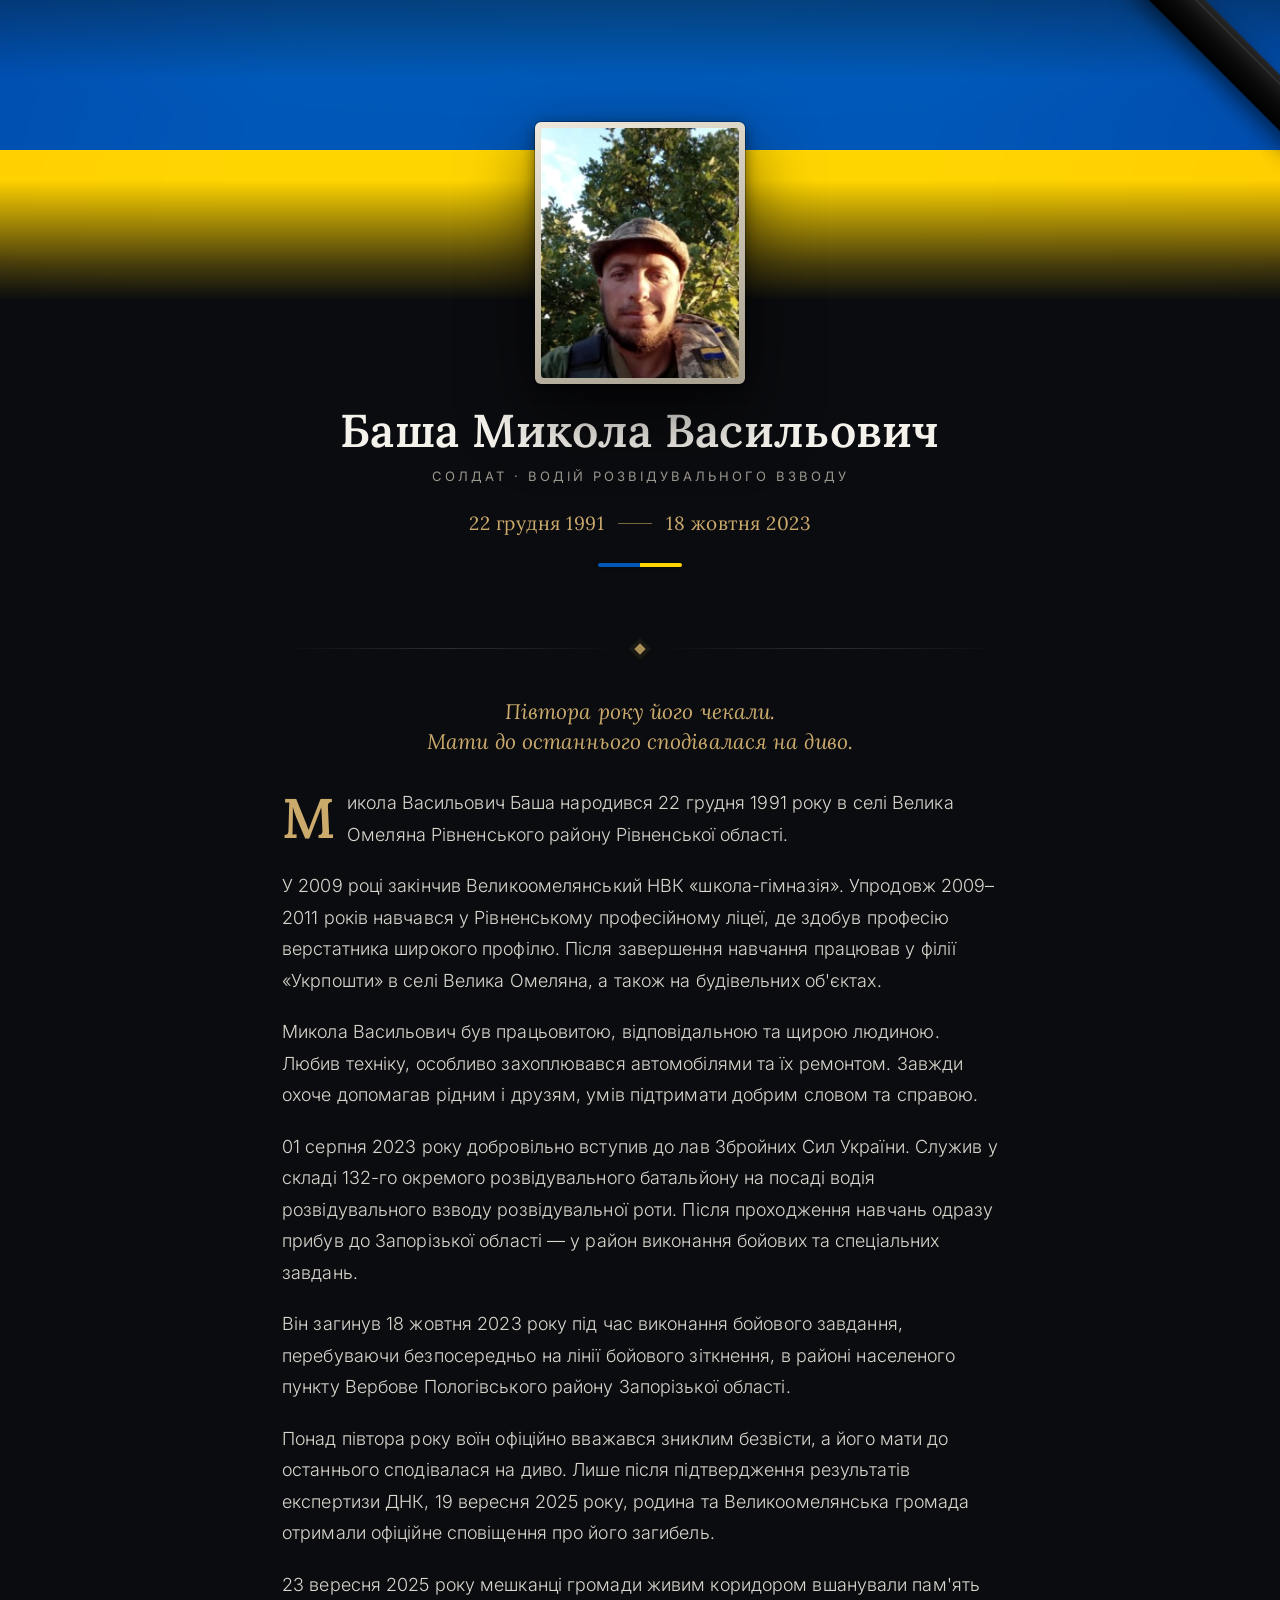
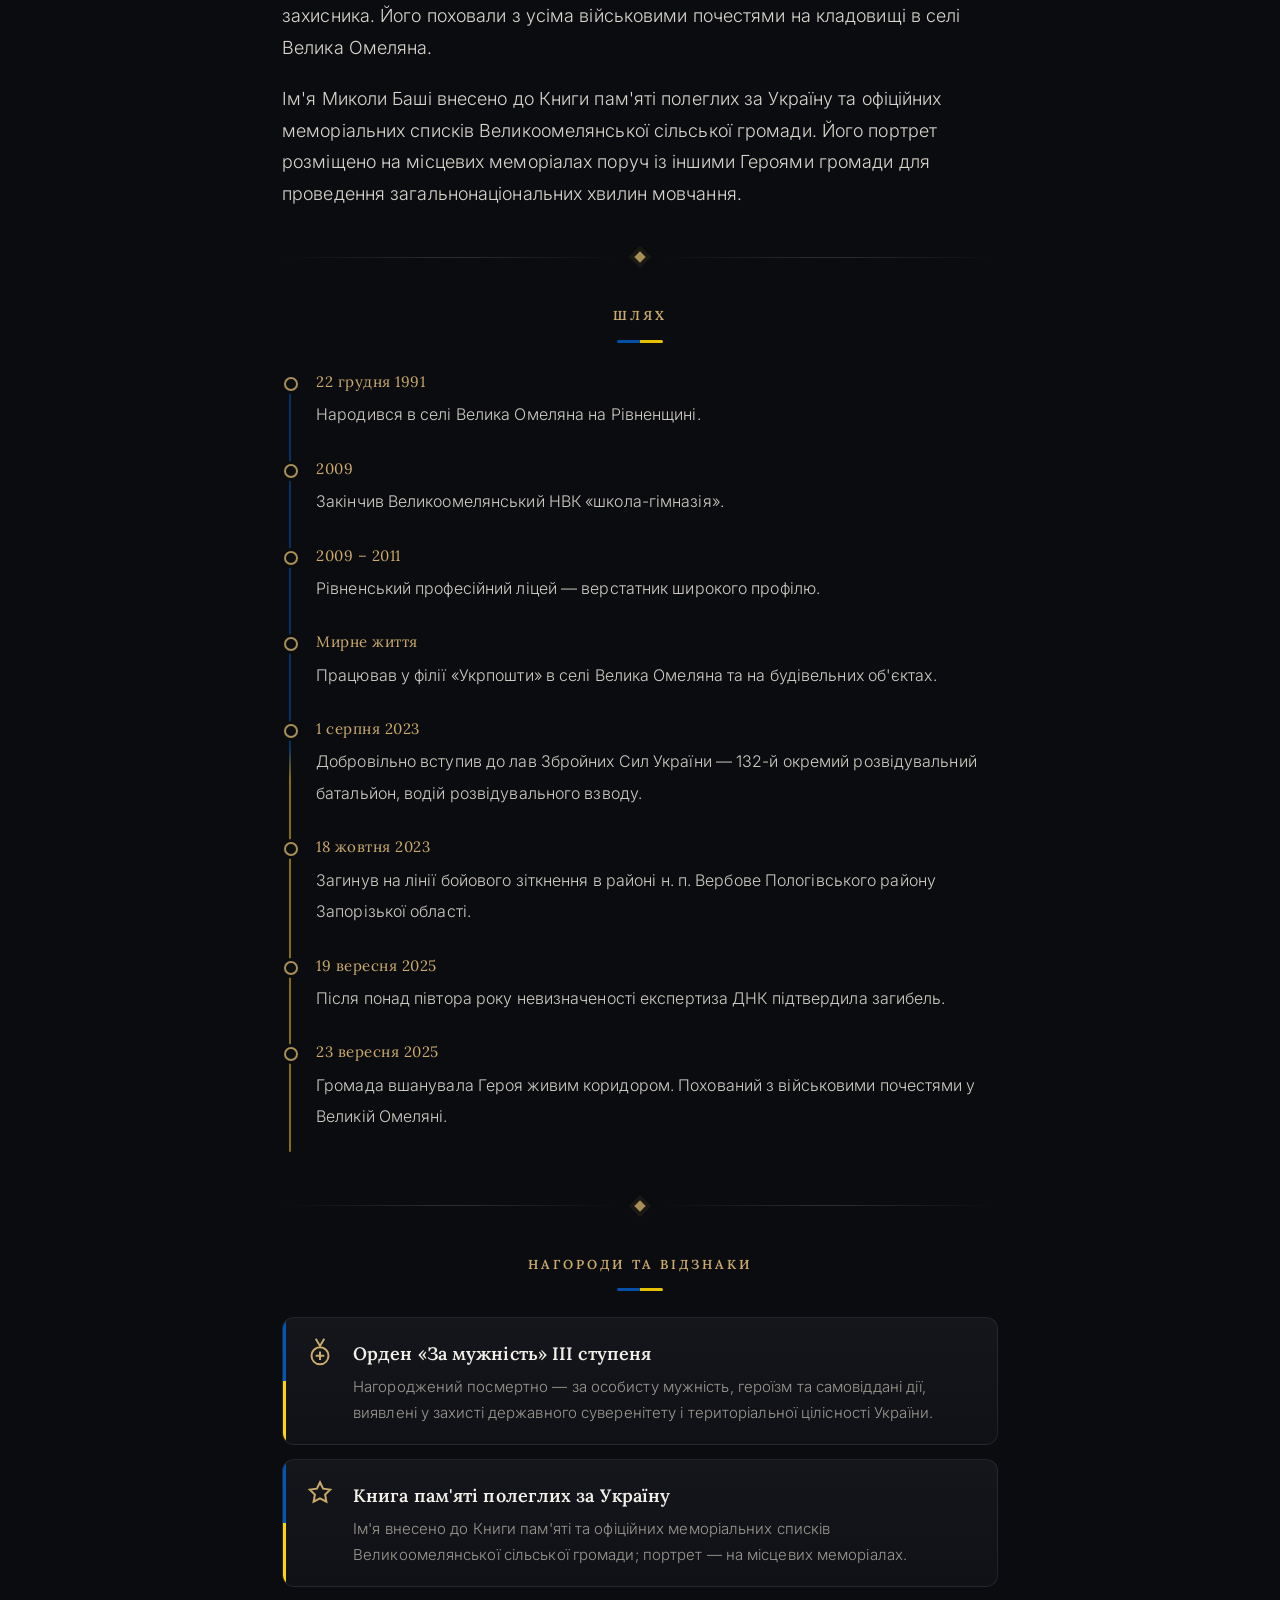
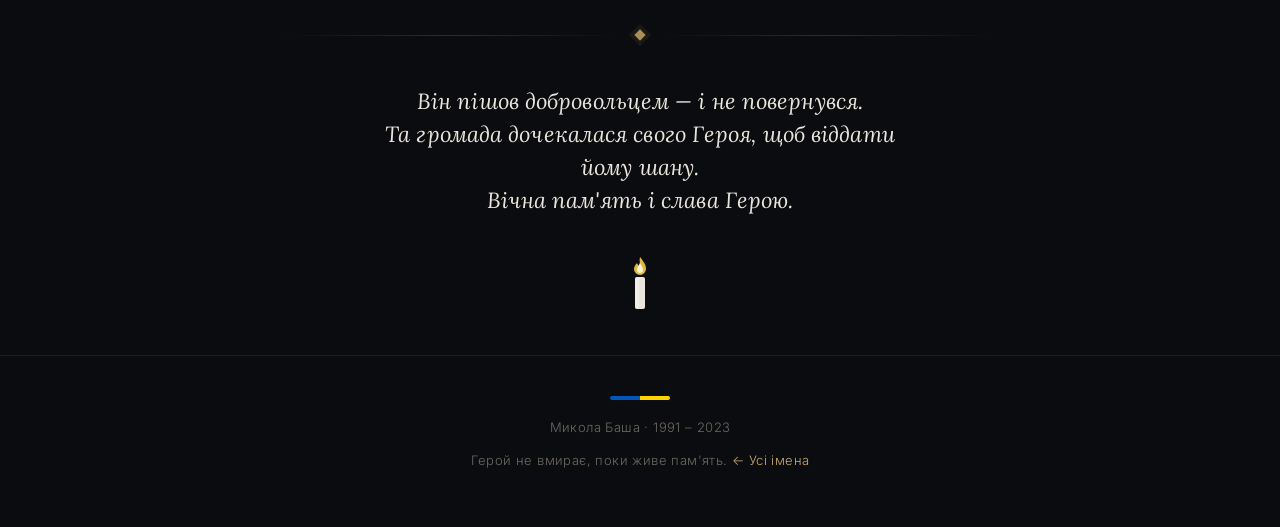
<file: mykola-basha/index.html>
<!DOCTYPE html>
<html lang="uk">
<head>
<meta charset="utf-8">
<meta name="viewport" content="width=device-width, initial-scale=1">
<title>Микола Баша — Вічна пам'ять</title>
<meta name="description" content="Меморіальна сторінка захисника України Миколи Васильовича Баші (1991–2023), кавалера ордена «За мужність» III ступеня. Вічна пам'ять герою.">

<meta property="og:type" content="profile">
<meta property="og:title" content="Микола Баша — Вічна пам'ять">
<meta property="og:description" content="Захисник України, розвідник. 22 грудня 1991 — 18 жовтня 2023. Вічна пам'ять герою.">
<meta property="og:image" content="photo.jpg">

<link rel="preconnect" href="https://fonts.googleapis.com">
<link rel="preconnect" href="https://fonts.gstatic.com" crossorigin>
<link href="https://fonts.googleapis.com/css2?family=Lora:ital,wght@0,400;0,500;0,600;1,400;1,500&family=Inter:wght@300;400;500&display=swap&subset=cyrillic,cyrillic-ext,latin" rel="stylesheet">
<link rel="stylesheet" href="../assets/style.css">
</head>
<body>
<header class="hero">
  <div class="flag">
    <span class="mourning"></span>
  </div>

  <div class="wrap hero-body">
    <div class="portrait">
      <img src="photo.jpg" alt="Микола Баша"
           onerror="this.style.display='none';this.nextElementSibling.style.display='flex';">
      <div class="placeholder" style="display:none;">
        <svg viewBox="0 0 24 24" fill="none" stroke="currentColor" stroke-width="1.2">
          <circle cx="12" cy="8" r="4"/>
          <path d="M4 21c0-4.4 3.6-7 8-7s8 2.6 8 7"/>
        </svg>
      </div>
    </div>

    <h1 class="name">Баша Микола Васильович</h1>
    <p class="rank">Солдат · водій розвідувального взводу</p>

    <div class="dates">
      <span>22 грудня 1991</span>
      <span class="sep"></span>
      <span>18 жовтня 2023</span>
    </div>

    <div class="flag-underline"><span class="b"></span><span class="y"></span></div>
  </div>
</header>

<main class="wrap">

  <div class="divider"><span class="diamond"></span></div>

  <p class="epigraph">Півтора року його чекали.<br>Мати до останнього сподівалася на диво.</p>

  <section class="bio">
    <p>Микола Васильович Баша народився 22 грудня 1991 року в селі Велика Омеляна Рівненського району Рівненської області.</p>

    <p>У 2009 році закінчив Великоомелянський НВК «школа-гімназія». Упродовж 2009–2011 років навчався у Рівненському професійному ліцеї, де здобув професію верстатника широкого профілю. Після завершення навчання працював у філії «Укрпошти» в селі Велика Омеляна, а також на будівельних об'єктах.</p>

    <p>Микола Васильович був працьовитою, відповідальною та щирою людиною. Любив техніку, особливо захоплювався автомобілями та їх ремонтом. Завжди охоче допомагав рідним і друзям, умів підтримати добрим словом та справою.</p>

    <p>01 серпня 2023 року добровільно вступив до лав Збройних Сил України. Служив у складі 132-го окремого розвідувального батальйону на посаді водія розвідувального взводу розвідувальної роти. Після проходження навчань одразу прибув до Запорізької області — у район виконання бойових та спеціальних завдань.</p>

    <p>Він загинув 18 жовтня 2023 року під час виконання бойового завдання, перебуваючи безпосередньо на лінії бойового зіткнення, в районі населеного пункту Вербове Пологівського району Запорізької області.</p>

    <p>Понад півтора року воїн офіційно вважався зниклим безвісти, а його мати до останнього сподівалася на диво. Лише після підтвердження результатів експертизи ДНК, 19 вересня 2025 року, родина та Великоомелянська громада отримали офіційне сповіщення про його загибель.</p>

    <p>23 вересня 2025 року мешканці громади живим коридором вшанували пам'ять захисника. Його поховали з усіма військовими почестями на кладовищі в селі Велика Омеляна.</p>

    <p>Ім'я Миколи Баші внесено до Книги пам'яті полеглих за Україну та офіційних меморіальних списків Великоомелянської сільської громади. Його портрет розміщено на місцевих меморіалах поруч із іншими Героями громади для проведення загальнонаціональних хвилин мовчання.</p>
  </section>

  <div class="divider"><span class="diamond"></span></div>

  <section>
    <div class="section-title"><span>Шлях</span><div class="flag-tick"><i class="b"></i><i class="y"></i></div></div>
    <ul class="timeline">
      <li><span class="when">22 грудня 1991</span><span class="what">Народився в селі Велика Омеляна на Рівненщині.</span></li>
      <li><span class="when">2009</span><span class="what">Закінчив Великоомелянський НВК «школа-гімназія».</span></li>
      <li><span class="when">2009 – 2011</span><span class="what">Рівненський професійний ліцей — верстатник широкого профілю.</span></li>
      <li><span class="when">Мирне життя</span><span class="what">Працював у філії «Укрпошти» в селі Велика Омеляна та на будівельних об'єктах.</span></li>
      <li><span class="when">1 серпня 2023</span><span class="what">Добровільно вступив до лав Збройних Сил України — 132-й окремий розвідувальний батальйон, водій розвідувального взводу.</span></li>
      <li><span class="when">18 жовтня 2023</span><span class="what">Загинув на лінії бойового зіткнення в районі н. п. Вербове Пологівського району Запорізької області.</span></li>
      <li><span class="when">19 вересня 2025</span><span class="what">Після понад півтора року невизначеності експертиза ДНК підтвердила загибель.</span></li>
      <li><span class="when">23 вересня 2025</span><span class="what">Громада вшанувала Героя живим коридором. Похований з військовими почестями у Великій Омеляні.</span></li>
    </ul>
  </section>

  <div class="divider"><span class="diamond"></span></div>

  <section>
    <div class="section-title"><span>Нагороди та відзнаки</span><div class="flag-tick"><i class="b"></i><i class="y"></i></div></div>
    <div class="awards">
      <div class="award">
        <svg class="medal" viewBox="0 0 24 24" fill="none" stroke="currentColor" stroke-width="1.4">
          <circle cx="12" cy="14" r="6"/>
          <path d="M12 11v6M9 14h6"/>
          <path d="M9 2l3 5 3-5"/>
        </svg>
        <div>
          <h3>Орден «За мужність» III ступеня</h3>
          <p>Нагороджений посмертно — за особисту мужність, героїзм та самовіддані дії, виявлені у захисті державного суверенітету і територіальної цілісності України.</p>
        </div>
      </div>
      <div class="award">
        <svg class="medal" viewBox="0 0 24 24" fill="none" stroke="currentColor" stroke-width="1.4">
          <path d="M12 3l2.2 4.5 5 .7-3.6 3.5.9 5-4.5-2.4-4.5 2.4.9-5L4.8 8.2l5-.7L12 3z"/>
        </svg>
        <div>
          <h3>Книга пам'яті полеглих за Україну</h3>
          <p>Ім'я внесено до Книги пам'яті та офіційних меморіальних списків Великоомелянської сільської громади; портрет — на місцевих меморіалах.</p>
        </div>
      </div>
    </div>
  </section>

  <div class="divider"><span class="diamond"></span></div>

  <section class="quote">
    <p>Він пішов добровольцем — і не повернувся.<br>Та громада дочекалася свого Героя, щоб віддати йому шану.<br>Вічна пам'ять і слава Герою.</p>
    <div class="candle">
      <svg width="44" height="64" viewBox="0 0 44 64" fill="none" xmlns="http://www.w3.org/2000/svg">
        <g class="flame">
          <path d="M22 6c4 5 6 8 6 12a6 6 0 1 1-12 0c0-2 1.2-4 3-6 .6 2 2 3 3 4 .4-3-1-7-0-10z" fill="#e0b73f"/>
          <path d="M22 12c2 3 3 5 3 7a3 3 0 1 1-6 0c0-2 1.4-4 3-7z" fill="#fff3cf"/>
        </g>
        <rect x="17" y="26" width="10" height="32" rx="2" fill="#e9e5dc"/>
        <rect x="17" y="26" width="4" height="32" rx="2" fill="#fff" opacity="0.35"/>
      </svg>
    </div>
  </section>

</main>

<footer>
  <div class="wrap">
    <div class="foot-flag"><span class="b"></span><span class="y"></span></div>
    Микола Баша · 1991 – 2023<br>
    Герой не вмирає, поки живе пам'ять.
    <a class="back" href="../">← Усі імена</a>
  </div>
</footer>

</body>
</html>
</file>
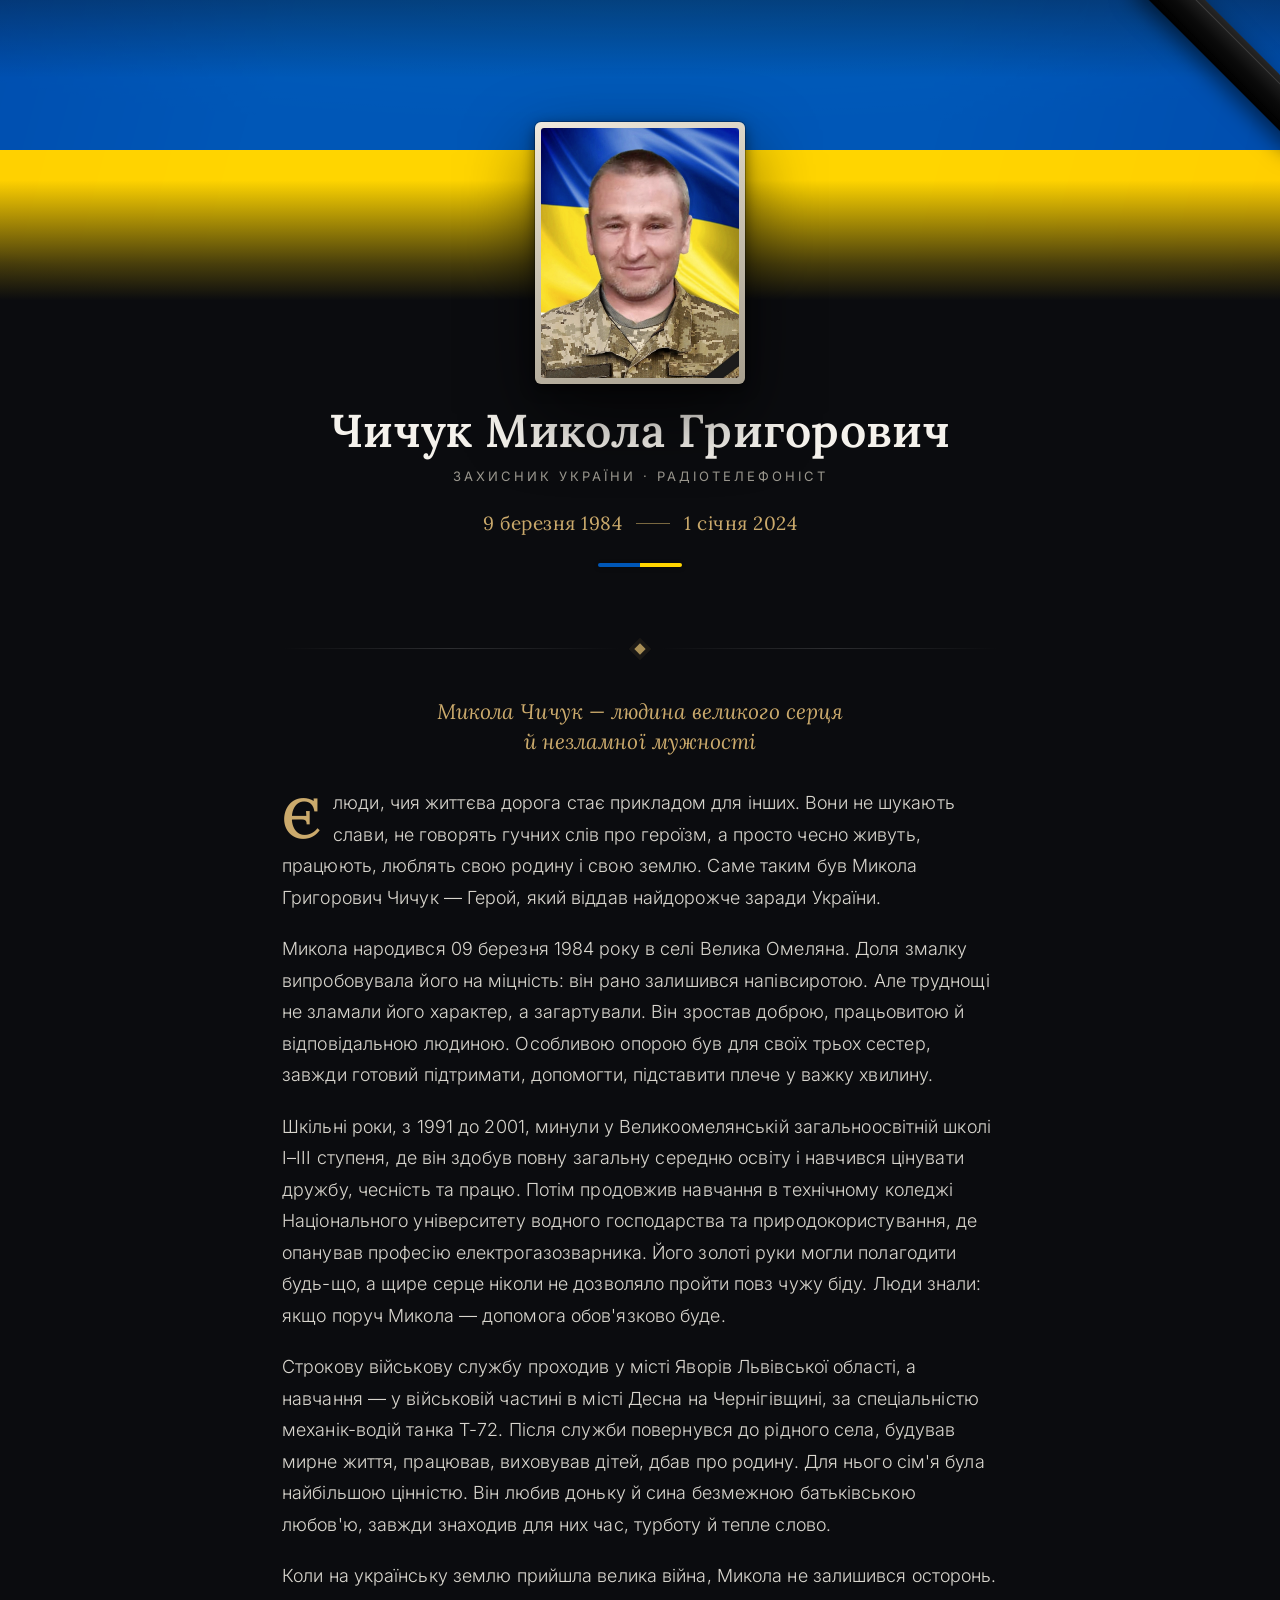
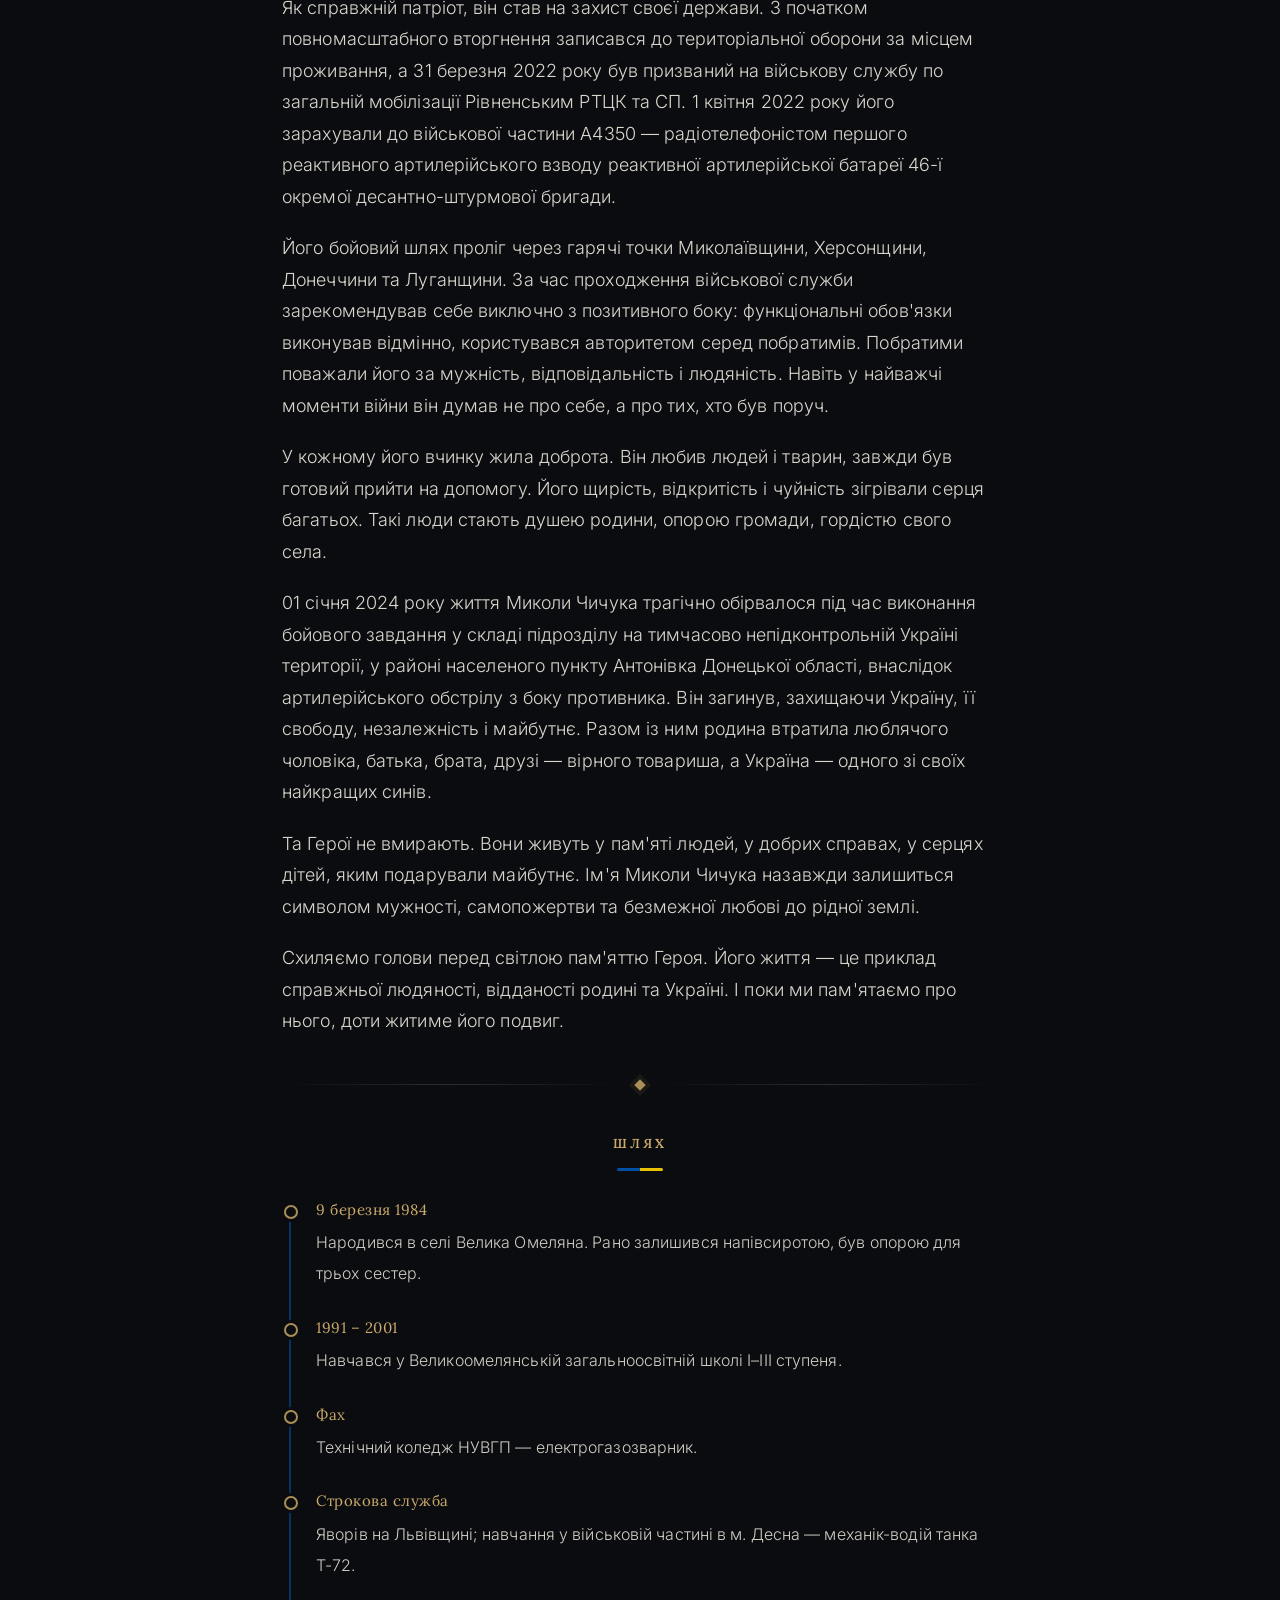
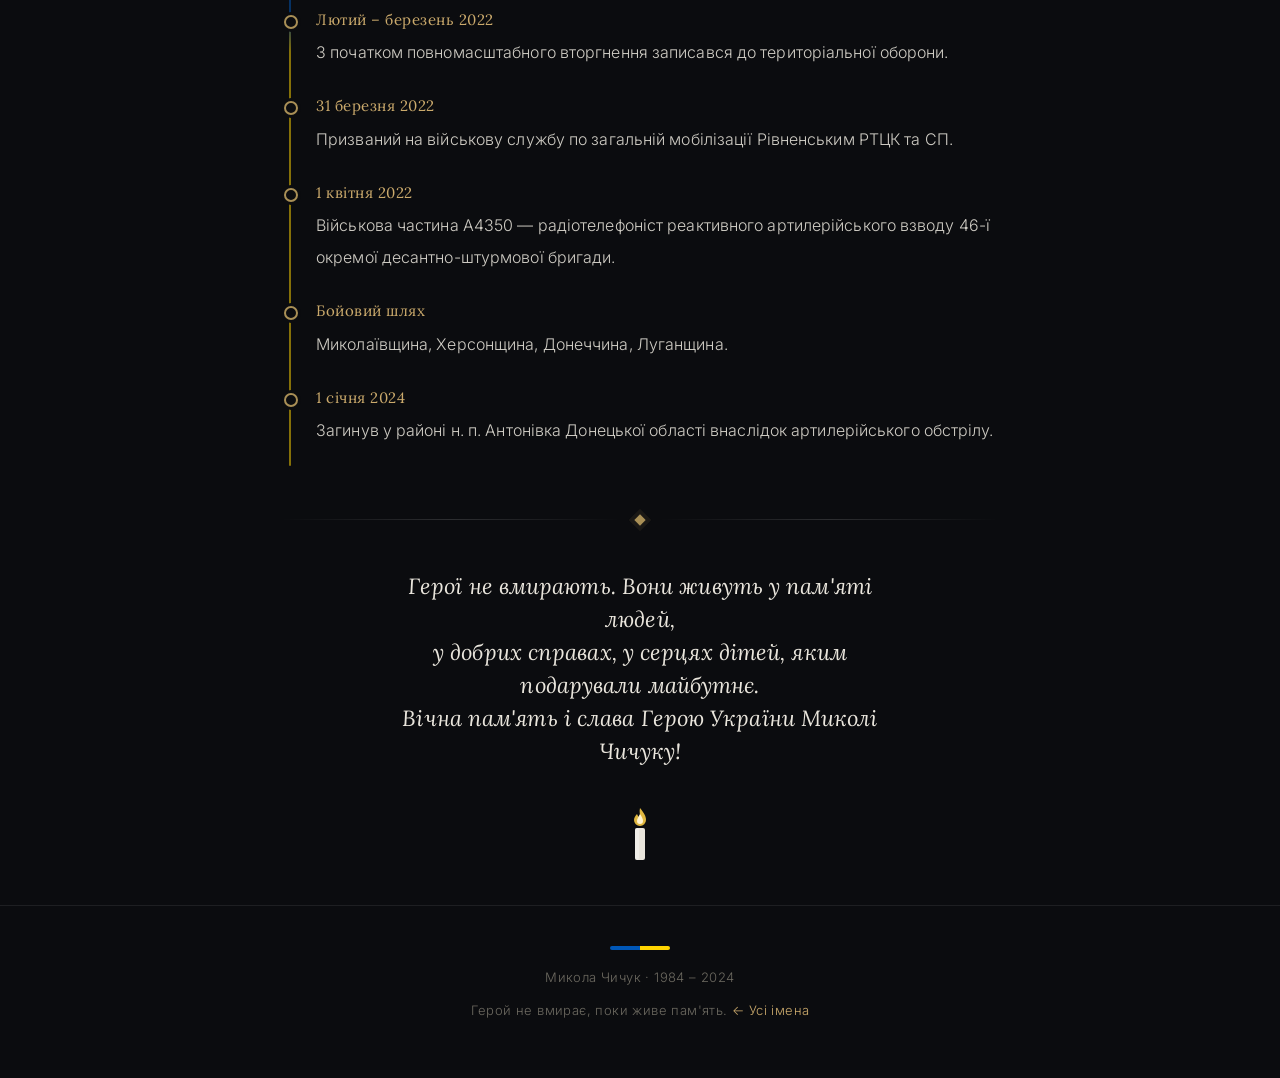
<file: mykola-chychuk/index.html>
<!DOCTYPE html>
<html lang="uk">
<head>
<meta charset="utf-8">
<meta name="viewport" content="width=device-width, initial-scale=1">
<title>Микола Чичук — Вічна пам'ять</title>
<meta name="description" content="Меморіальна сторінка захисника України Миколи Григоровича Чичука (1984–2024). Вічна пам'ять герою.">

<meta property="og:type" content="profile">
<meta property="og:title" content="Микола Чичук — Вічна пам'ять">
<meta property="og:description" content="Захисник України. 9 березня 1984 — 1 січня 2024. Вічна пам'ять герою.">
<meta property="og:image" content="photo.jpg">

<link rel="preconnect" href="https://fonts.googleapis.com">
<link rel="preconnect" href="https://fonts.gstatic.com" crossorigin>
<link href="https://fonts.googleapis.com/css2?family=Lora:ital,wght@0,400;0,500;0,600;1,400;1,500&family=Inter:wght@300;400;500&display=swap&subset=cyrillic,cyrillic-ext,latin" rel="stylesheet">
<link rel="stylesheet" href="../assets/style.css">
</head>
<body>
<header class="hero">
  <div class="flag">
    <span class="mourning"></span>
  </div>

  <div class="wrap hero-body">
    <div class="portrait">
      <img src="photo.jpg" alt="Микола Чичук"
           onerror="this.style.display='none';this.nextElementSibling.style.display='flex';">
      <div class="placeholder" style="display:none;">
        <svg viewBox="0 0 24 24" fill="none" stroke="currentColor" stroke-width="1.2">
          <circle cx="12" cy="8" r="4"/>
          <path d="M4 21c0-4.4 3.6-7 8-7s8 2.6 8 7"/>
        </svg>
      </div>
    </div>

    <h1 class="name">Чичук Микола Григорович</h1>
    <p class="rank">Захисник України · радіотелефоніст</p>

    <div class="dates">
      <span>9 березня 1984</span>
      <span class="sep"></span>
      <span>1 січня 2024</span>
    </div>

    <div class="flag-underline"><span class="b"></span><span class="y"></span></div>
  </div>
</header>

<main class="wrap">

  <div class="divider"><span class="diamond"></span></div>

  <p class="epigraph">Микола Чичук — людина великого серця<br>й незламної мужності</p>

  <section class="bio">
    <p>Є люди, чия життєва дорога стає прикладом для інших. Вони не шукають слави, не говорять гучних слів про героїзм, а просто чесно живуть, працюють, люблять свою родину і свою землю. Саме таким був Микола Григорович Чичук — Герой, який віддав найдорожче заради України.</p>

    <p>Микола народився 09 березня 1984 року в селі Велика Омеляна. Доля змалку випробовувала його на міцність: він рано залишився напівсиротою. Але труднощі не зламали його характер, а загартували. Він зростав доброю, працьовитою й відповідальною людиною. Особливою опорою був для своїх трьох сестер, завжди готовий підтримати, допомогти, підставити плече у важку хвилину.</p>

    <p>Шкільні роки, з 1991 до 2001, минули у Великоомелянській загальноосвітній школі I–III ступеня, де він здобув повну загальну середню освіту і навчився цінувати дружбу, чесність та працю. Потім продовжив навчання в технічному коледжі Національного університету водного господарства та природокористування, де опанував професію електрогазозварника. Його золоті руки могли полагодити будь-що, а щире серце ніколи не дозволяло пройти повз чужу біду. Люди знали: якщо поруч Микола — допомога обов'язково буде.</p>

    <p>Строкову військову службу проходив у місті Яворів Львівської області, а навчання — у військовій частині в місті Десна на Чернігівщині, за спеціальністю механік-водій танка Т-72. Після служби повернувся до рідного села, будував мирне життя, працював, виховував дітей, дбав про родину. Для нього сім'я була найбільшою цінністю. Він любив доньку й сина безмежною батьківською любов'ю, завжди знаходив для них час, турботу й тепле слово.</p>

    <p>Коли на українську землю прийшла велика війна, Микола не залишився осторонь. Як справжній патріот, він став на захист своєї держави. З початком повномасштабного вторгнення записався до територіальної оборони за місцем проживання, а 31 березня 2022 року був призваний на військову службу по загальній мобілізації Рівненським РТЦК та СП. 1 квітня 2022 року його зарахували до військової частини А4350 — радіотелефоністом першого реактивного артилерійського взводу реактивної артилерійської батареї 46-ї окремої десантно-штурмової бригади.</p>

    <p>Його бойовий шлях проліг через гарячі точки Миколаївщини, Херсонщини, Донеччини та Луганщини. За час проходження військової служби зарекомендував себе виключно з позитивного боку: функціональні обов'язки виконував відмінно, користувався авторитетом серед побратимів. Побратими поважали його за мужність, відповідальність і людяність. Навіть у найважчі моменти війни він думав не про себе, а про тих, хто був поруч.</p>

    <p>У кожному його вчинку жила доброта. Він любив людей і тварин, завжди був готовий прийти на допомогу. Його щирість, відкритість і чуйність зігрівали серця багатьох. Такі люди стають душею родини, опорою громади, гордістю свого села.</p>

    <p>01 січня 2024 року життя Миколи Чичука трагічно обірвалося під час виконання бойового завдання у складі підрозділу на тимчасово непідконтрольній Україні території, у районі населеного пункту Антонівка Донецької області, внаслідок артилерійського обстрілу з боку противника. Він загинув, захищаючи Україну, її свободу, незалежність і майбутнє. Разом із ним родина втратила люблячого чоловіка, батька, брата, друзі — вірного товариша, а Україна — одного зі своїх найкращих синів.</p>

    <p>Та Герої не вмирають. Вони живуть у пам'яті людей, у добрих справах, у серцях дітей, яким подарували майбутнє. Ім'я Миколи Чичука назавжди залишиться символом мужності, самопожертви та безмежної любові до рідної землі.</p>

    <p>Схиляємо голови перед світлою пам'яттю Героя. Його життя — це приклад справжньої людяності, відданості родині та Україні. І поки ми пам'ятаємо про нього, доти житиме його подвиг.</p>
  </section>

  <div class="divider"><span class="diamond"></span></div>

  <section>
    <div class="section-title"><span>Шлях</span><div class="flag-tick"><i class="b"></i><i class="y"></i></div></div>
    <ul class="timeline">
      <li><span class="when">9 березня 1984</span><span class="what">Народився в селі Велика Омеляна. Рано залишився напівсиротою, був опорою для трьох сестер.</span></li>
      <li><span class="when">1991 – 2001</span><span class="what">Навчався у Великоомелянській загальноосвітній школі I–III ступеня.</span></li>
      <li><span class="when">Фах</span><span class="what">Технічний коледж НУВГП — електрогазозварник.</span></li>
      <li><span class="when">Строкова служба</span><span class="what">Яворів на Львівщині; навчання у військовій частині в м. Десна — механік-водій танка Т-72.</span></li>
      <li><span class="when">Лютий – березень 2022</span><span class="what">З початком повномасштабного вторгнення записався до територіальної оборони.</span></li>
      <li><span class="when">31 березня 2022</span><span class="what">Призваний на військову службу по загальній мобілізації Рівненським РТЦК та СП.</span></li>
      <li><span class="when">1 квітня 2022</span><span class="what">Військова частина А4350 — радіотелефоніст реактивного артилерійського взводу 46-ї окремої десантно-штурмової бригади.</span></li>
      <li><span class="when">Бойовий шлях</span><span class="what">Миколаївщина, Херсонщина, Донеччина, Луганщина.</span></li>
      <li><span class="when">1 січня 2024</span><span class="what">Загинув у районі н. п. Антонівка Донецької області внаслідок артилерійського обстрілу.</span></li>
    </ul>
  </section>

  <div class="divider"><span class="diamond"></span></div>

  <section class="quote">
    <p>Герої не вмирають. Вони живуть у пам'яті людей,<br>у добрих справах, у серцях дітей, яким подарували майбутнє.<br>Вічна пам'ять і слава Герою України Миколі Чичуку!</p>
    <div class="candle">
      <svg width="44" height="64" viewBox="0 0 44 64" fill="none" xmlns="http://www.w3.org/2000/svg">
        <g class="flame">
          <path d="M22 6c4 5 6 8 6 12a6 6 0 1 1-12 0c0-2 1.2-4 3-6 .6 2 2 3 3 4 .4-3-1-7-0-10z" fill="#e0b73f"/>
          <path d="M22 12c2 3 3 5 3 7a3 3 0 1 1-6 0c0-2 1.4-4 3-7z" fill="#fff3cf"/>
        </g>
        <rect x="17" y="26" width="10" height="32" rx="2" fill="#e9e5dc"/>
        <rect x="17" y="26" width="4" height="32" rx="2" fill="#fff" opacity="0.35"/>
      </svg>
    </div>
  </section>

</main>

<footer>
  <div class="wrap">
    <div class="foot-flag"><span class="b"></span><span class="y"></span></div>
    Микола Чичук · 1984 – 2024<br>
    Герой не вмирає, поки живе пам'ять.
    <a class="back" href="../">← Усі імена</a>
  </div>
</footer>

</body>
</html>
</file>
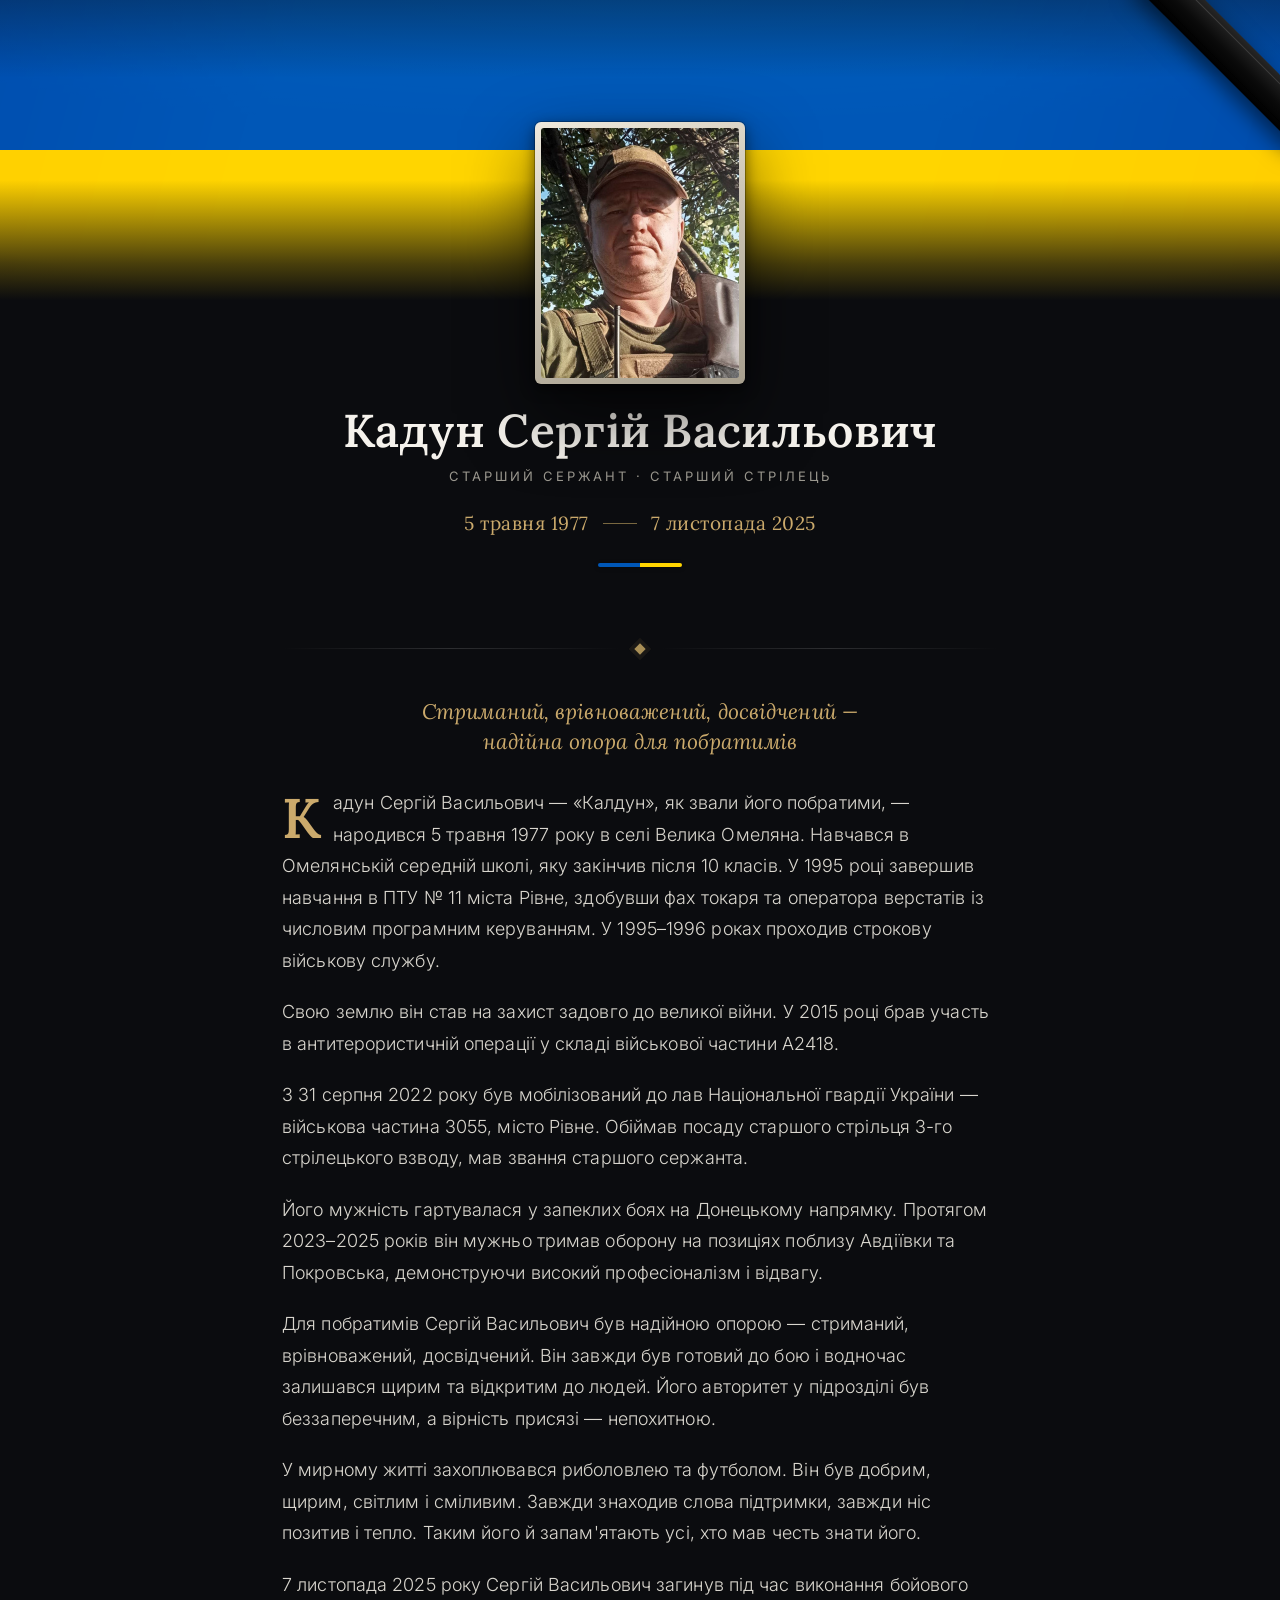
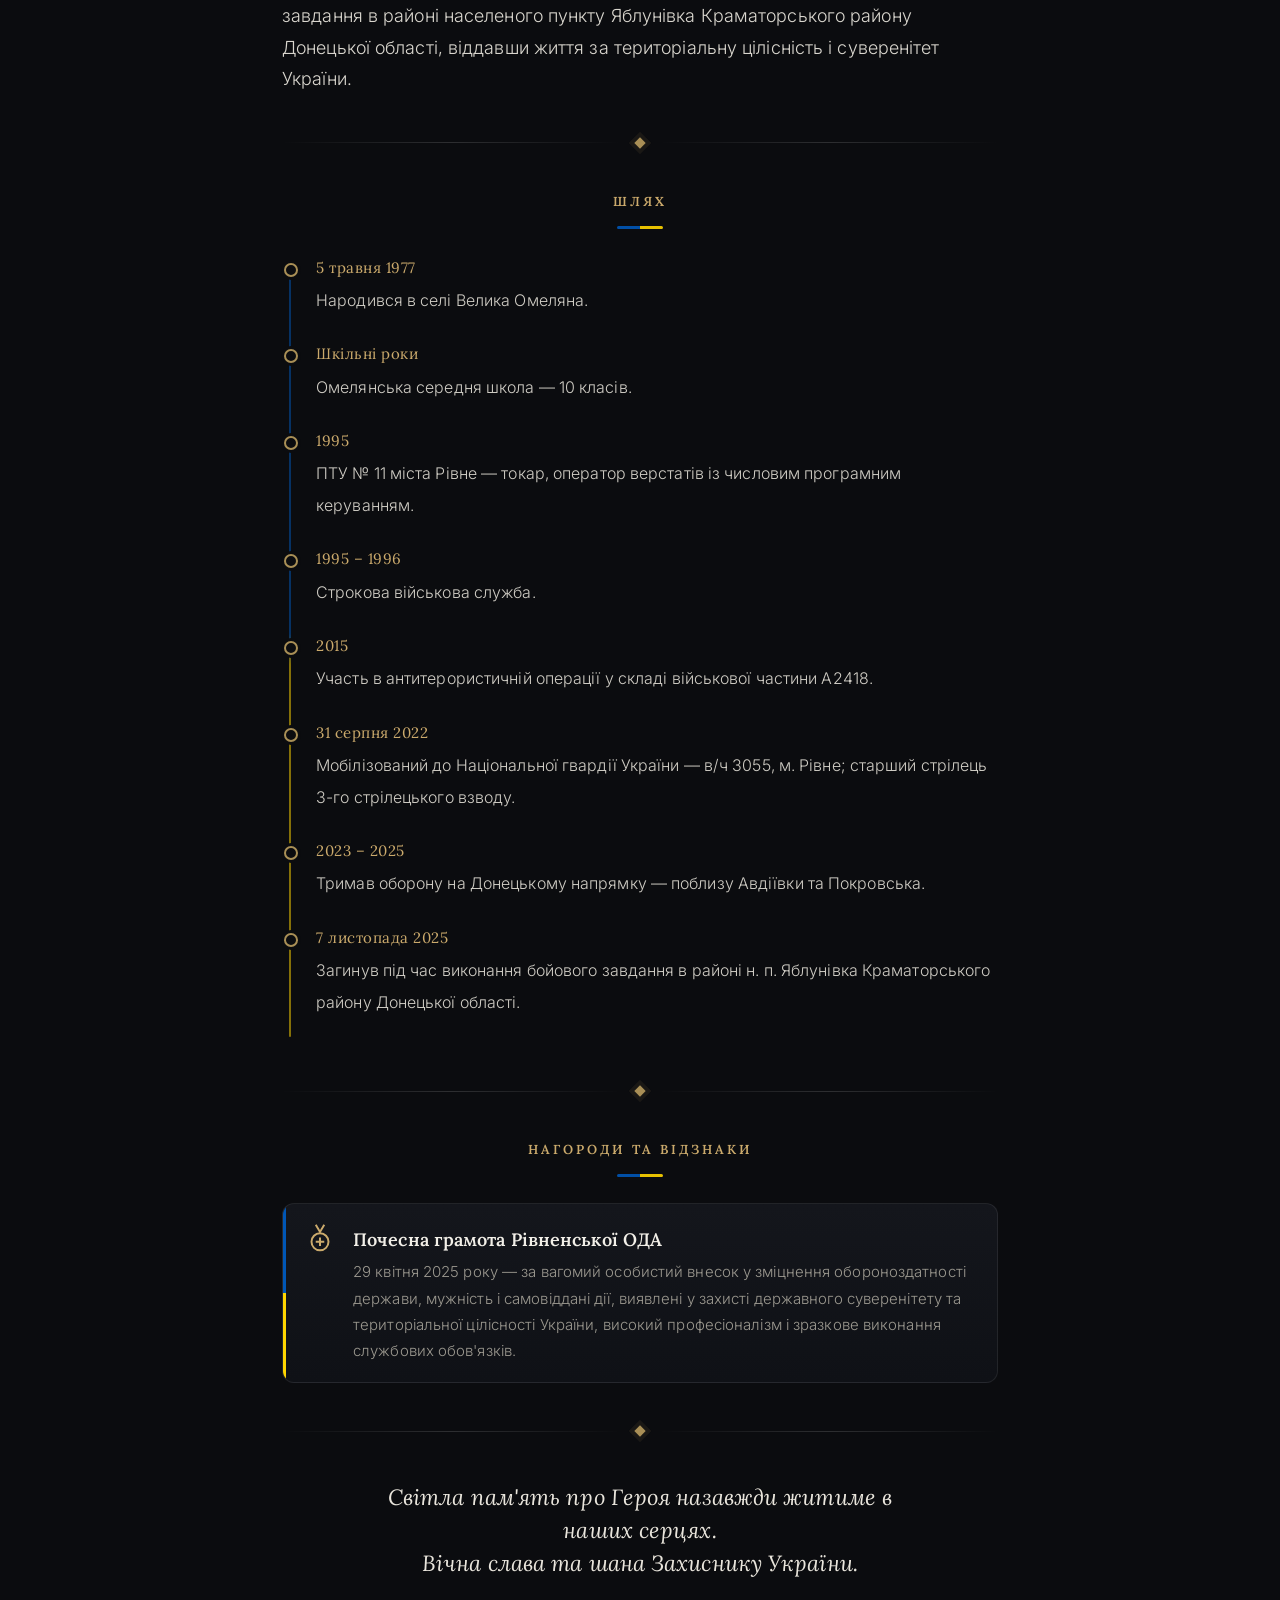
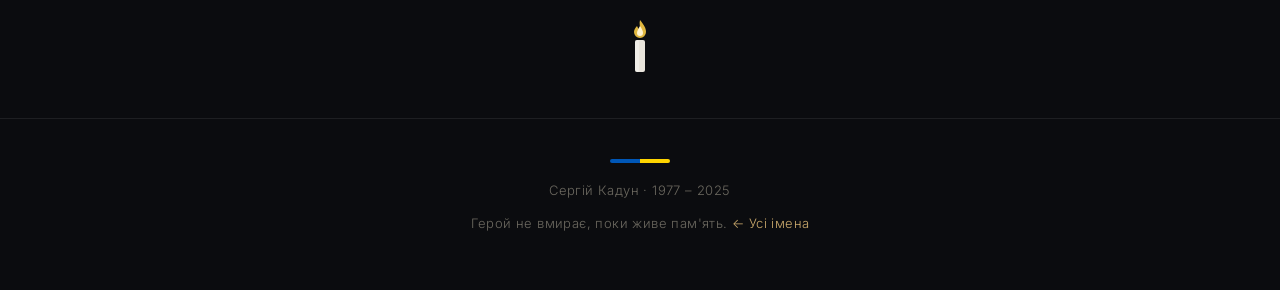
<file: serhii-kadun/index.html>
<!DOCTYPE html>
<html lang="uk">
<head>
<meta charset="utf-8">
<meta name="viewport" content="width=device-width, initial-scale=1">
<title>Сергій Кадун — Вічна пам'ять</title>
<meta name="description" content="Меморіальна сторінка захисника України, старшого сержанта Сергія Васильовича Кадуна (1977–2025). Вічна пам'ять герою.">

<meta property="og:type" content="profile">
<meta property="og:title" content="Сергій Кадун — Вічна пам'ять">
<meta property="og:description" content="Старший сержант Національної гвардії України. 5 травня 1977 — 7 листопада 2025. Вічна пам'ять герою.">
<meta property="og:image" content="photo.jpg">

<link rel="preconnect" href="https://fonts.googleapis.com">
<link rel="preconnect" href="https://fonts.gstatic.com" crossorigin>
<link href="https://fonts.googleapis.com/css2?family=Lora:ital,wght@0,400;0,500;0,600;1,400;1,500&family=Inter:wght@300;400;500&display=swap&subset=cyrillic,cyrillic-ext,latin" rel="stylesheet">
<link rel="stylesheet" href="../assets/style.css">
</head>
<body>
<header class="hero">
  <div class="flag">
    <span class="mourning"></span>
  </div>

  <div class="wrap hero-body">
    <div class="portrait">
      <img src="photo.jpg" alt="Сергій Кадун"
           onerror="this.style.display='none';this.nextElementSibling.style.display='flex';">
      <div class="placeholder" style="display:none;">
        <svg viewBox="0 0 24 24" fill="none" stroke="currentColor" stroke-width="1.2">
          <circle cx="12" cy="8" r="4"/>
          <path d="M4 21c0-4.4 3.6-7 8-7s8 2.6 8 7"/>
        </svg>
      </div>
    </div>

    <h1 class="name">Кадун Сергій Васильович</h1>
    <p class="rank">Старший сержант · старший стрілець</p>

    <div class="dates">
      <span>5 травня 1977</span>
      <span class="sep"></span>
      <span>7 листопада 2025</span>
    </div>

    <div class="flag-underline"><span class="b"></span><span class="y"></span></div>
  </div>
</header>

<main class="wrap">

  <div class="divider"><span class="diamond"></span></div>

  <p class="epigraph">Стриманий, врівноважений, досвідчений —<br>надійна опора для побратимів</p>

  <section class="bio">
    <p>Кадун Сергій Васильович — «Калдун», як звали його побратими, — народився 5 травня 1977 року в селі Велика Омеляна. Навчався в Омелянській середній школі, яку закінчив після 10 класів. У 1995 році завершив навчання в ПТУ № 11 міста Рівне, здобувши фах токаря та оператора верстатів із числовим програмним керуванням. У 1995–1996 роках проходив строкову військову службу.</p>

    <p>Свою землю він став на захист задовго до великої війни. У 2015 році брав участь в антитерористичній операції у складі військової частини А2418.</p>

    <p>З 31 серпня 2022 року був мобілізований до лав Національної гвардії України — військова частина 3055, місто Рівне. Обіймав посаду старшого стрільця 3-го стрілецького взводу, мав звання старшого сержанта.</p>

    <p>Його мужність гартувалася у запеклих боях на Донецькому напрямку. Протягом 2023–2025 років він мужньо тримав оборону на позиціях поблизу Авдіївки та Покровська, демонструючи високий професіоналізм і відвагу.</p>

    <p>Для побратимів Сергій Васильович був надійною опорою — стриманий, врівноважений, досвідчений. Він завжди був готовий до бою і водночас залишався щирим та відкритим до людей. Його авторитет у підрозділі був беззаперечним, а вірність присязі — непохитною.</p>

    <p>У мирному житті захоплювався риболовлею та футболом. Він був добрим, щирим, світлим і сміливим. Завжди знаходив слова підтримки, завжди ніс позитив і тепло. Таким його й запам'ятають усі, хто мав честь знати його.</p>

    <p>7 листопада 2025 року Сергій Васильович загинув під час виконання бойового завдання в районі населеного пункту Яблунівка Краматорського району Донецької області, віддавши життя за територіальну цілісність і суверенітет України.</p>
  </section>

  <div class="divider"><span class="diamond"></span></div>

  <section>
    <div class="section-title"><span>Шлях</span><div class="flag-tick"><i class="b"></i><i class="y"></i></div></div>
    <ul class="timeline">
      <li><span class="when">5 травня 1977</span><span class="what">Народився в селі Велика Омеляна.</span></li>
      <li><span class="when">Шкільні роки</span><span class="what">Омелянська середня школа — 10 класів.</span></li>
      <li><span class="when">1995</span><span class="what">ПТУ № 11 міста Рівне — токар, оператор верстатів із числовим програмним керуванням.</span></li>
      <li><span class="when">1995 – 1996</span><span class="what">Строкова військова служба.</span></li>
      <li><span class="when">2015</span><span class="what">Участь в антитерористичній операції у складі військової частини А2418.</span></li>
      <li><span class="when">31 серпня 2022</span><span class="what">Мобілізований до Національної гвардії України — в/ч 3055, м. Рівне; старший стрілець 3-го стрілецького взводу.</span></li>
      <li><span class="when">2023 – 2025</span><span class="what">Тримав оборону на Донецькому напрямку — поблизу Авдіївки та Покровська.</span></li>
      <li><span class="when">7 листопада 2025</span><span class="what">Загинув під час виконання бойового завдання в районі н. п. Яблунівка Краматорського району Донецької області.</span></li>
    </ul>
  </section>

  <div class="divider"><span class="diamond"></span></div>

  <section>
    <div class="section-title"><span>Нагороди та відзнаки</span><div class="flag-tick"><i class="b"></i><i class="y"></i></div></div>
    <div class="awards">
      <div class="award">
        <svg class="medal" viewBox="0 0 24 24" fill="none" stroke="currentColor" stroke-width="1.4">
          <circle cx="12" cy="14" r="6"/>
          <path d="M12 11v6M9 14h6"/>
          <path d="M9 2l3 5 3-5"/>
        </svg>
        <div>
          <h3>Почесна грамота Рівненської ОДА</h3>
          <p>29 квітня 2025 року — за вагомий особистий внесок у зміцнення обороноздатності держави, мужність і самовіддані дії, виявлені у захисті державного суверенітету та територіальної цілісності України, високий професіоналізм і зразкове виконання службових обов'язків.</p>
        </div>
      </div>
    </div>
  </section>

  <div class="divider"><span class="diamond"></span></div>

  <section class="quote">
    <p>Світла пам'ять про Героя назавжди житиме в наших серцях.<br>Вічна слава та шана Захиснику України.</p>
    <div class="candle">
      <svg width="44" height="64" viewBox="0 0 44 64" fill="none" xmlns="http://www.w3.org/2000/svg">
        <g class="flame">
          <path d="M22 6c4 5 6 8 6 12a6 6 0 1 1-12 0c0-2 1.2-4 3-6 .6 2 2 3 3 4 .4-3-1-7-0-10z" fill="#e0b73f"/>
          <path d="M22 12c2 3 3 5 3 7a3 3 0 1 1-6 0c0-2 1.4-4 3-7z" fill="#fff3cf"/>
        </g>
        <rect x="17" y="26" width="10" height="32" rx="2" fill="#e9e5dc"/>
        <rect x="17" y="26" width="4" height="32" rx="2" fill="#fff" opacity="0.35"/>
      </svg>
    </div>
  </section>

</main>

<footer>
  <div class="wrap">
    <div class="foot-flag"><span class="b"></span><span class="y"></span></div>
    Сергій Кадун · 1977 – 2025<br>
    Герой не вмирає, поки живе пам'ять.
    <a class="back" href="../">← Усі імена</a>
  </div>
</footer>

</body>
</html>
</file>
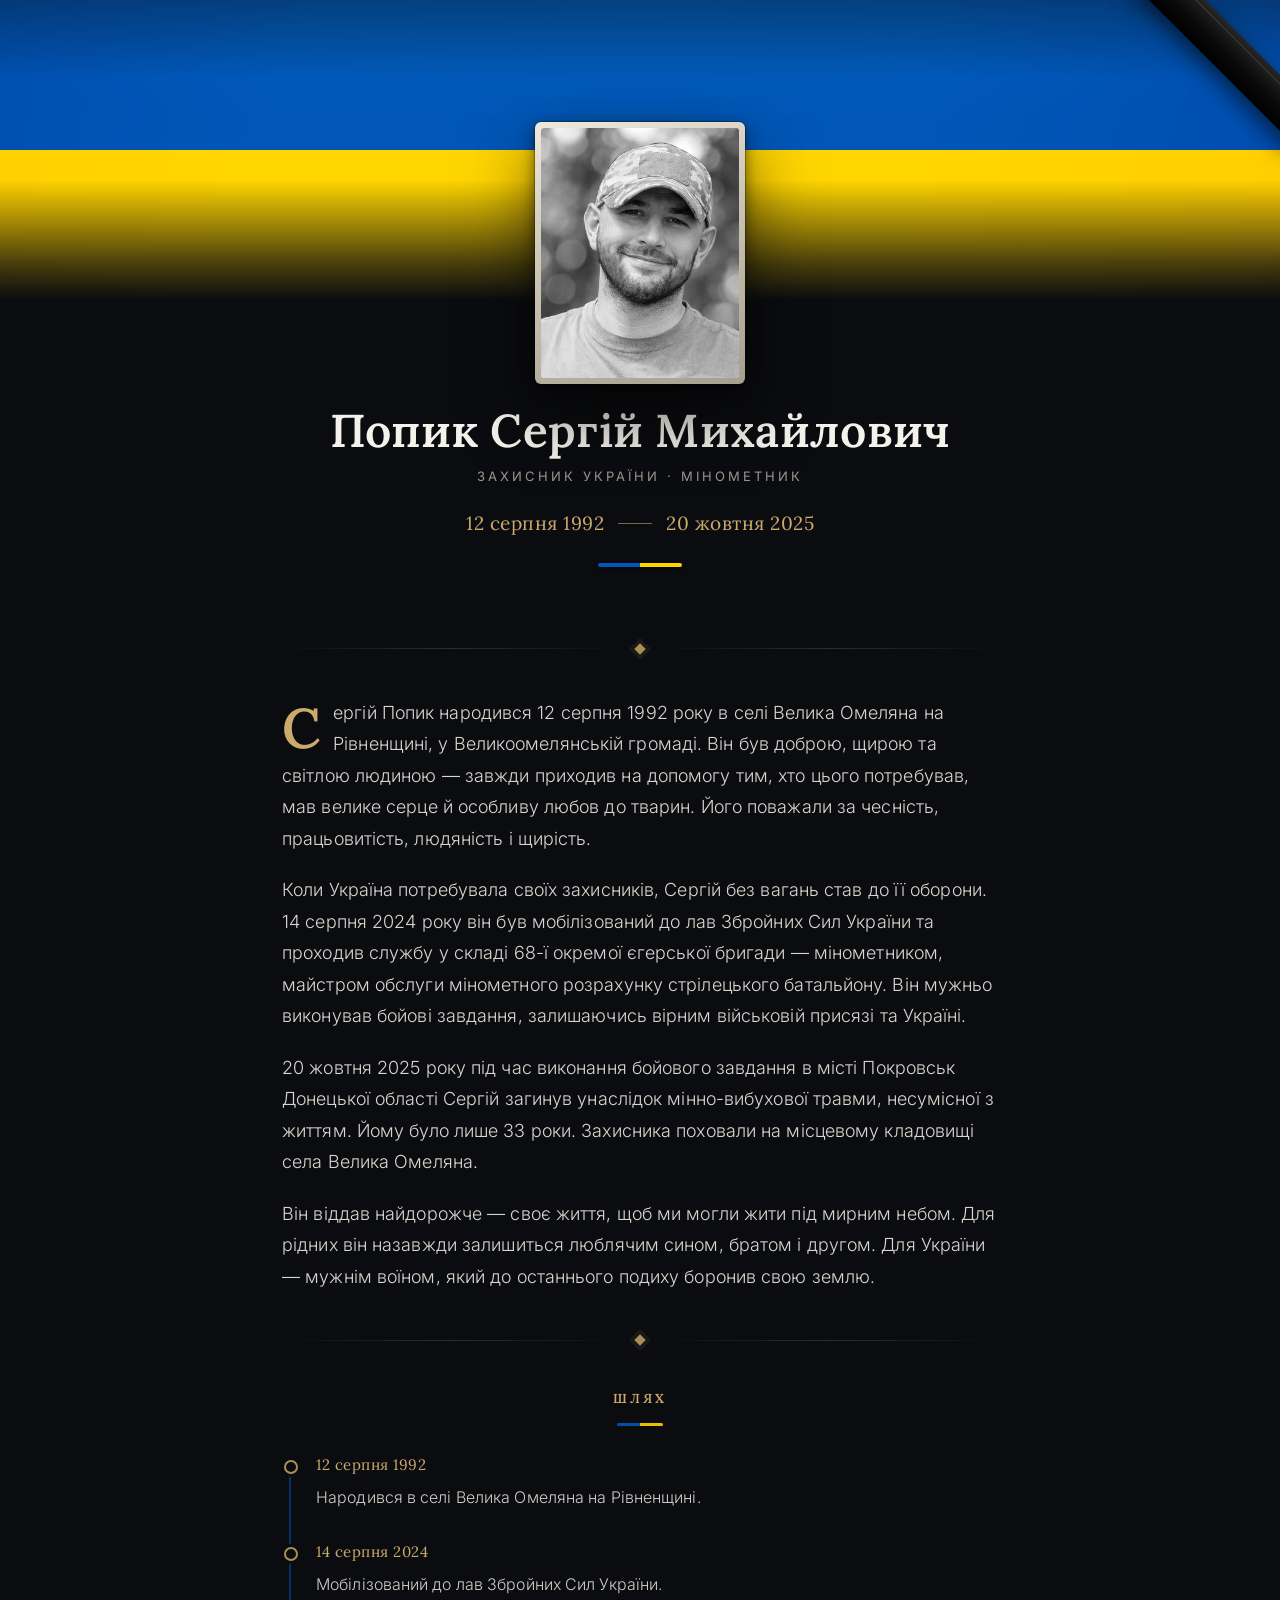
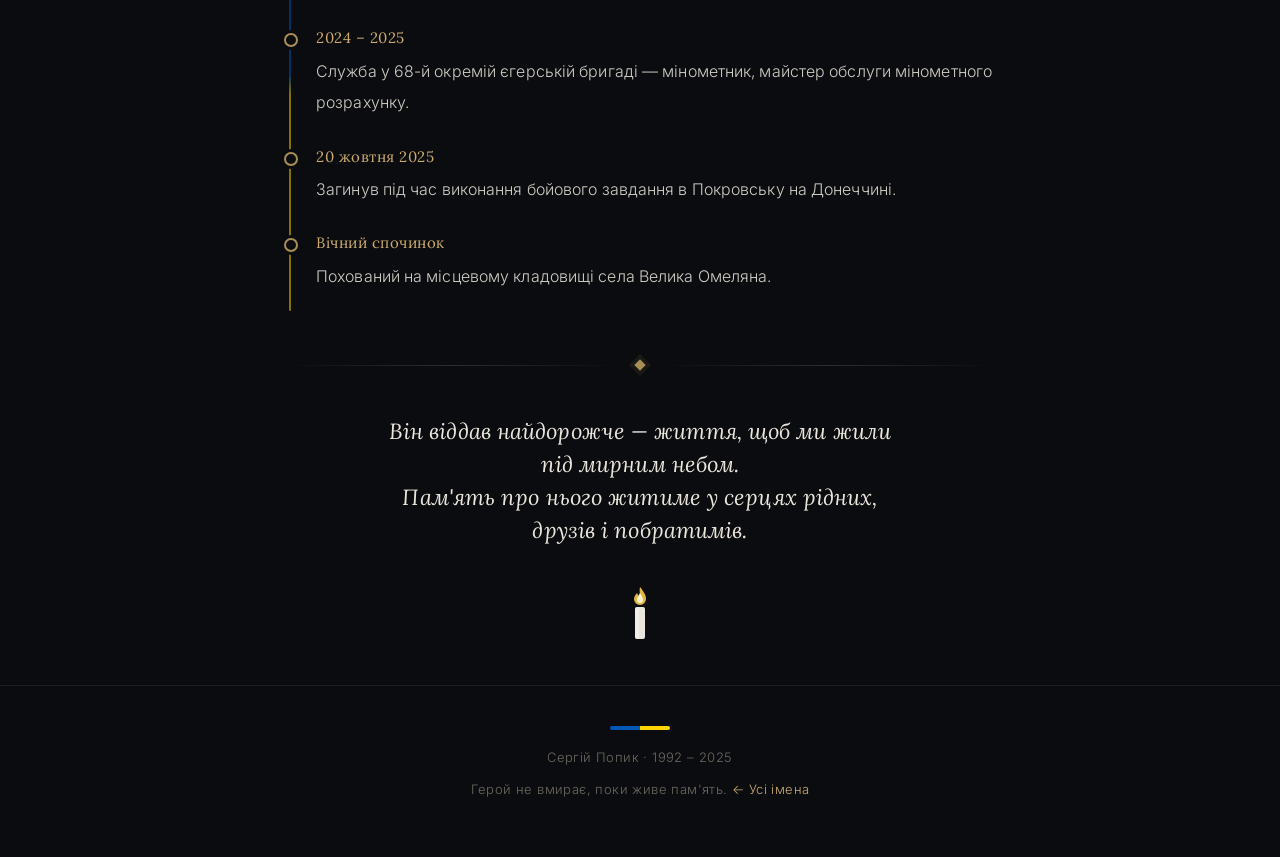
<file: serhii-popyk/index.html>
<!DOCTYPE html>
<html lang="uk">
<head>
<meta charset="utf-8">
<meta name="viewport" content="width=device-width, initial-scale=1">
<title>Сергій Попик — Вічна пам'ять</title>
<meta name="description" content="Меморіальна сторінка захисника України Сергія Михайловича Попика (1992–2025). Вічна пам'ять герою.">

<meta property="og:type" content="profile">
<meta property="og:title" content="Сергій Попик — Вічна пам'ять">
<meta property="og:description" content="Захисник України. 12 серпня 1992 — 20 жовтня 2025. Вічна пам'ять герою.">
<meta property="og:image" content="photo.jpg">

<link rel="preconnect" href="https://fonts.googleapis.com">
<link rel="preconnect" href="https://fonts.gstatic.com" crossorigin>
<link href="https://fonts.googleapis.com/css2?family=Lora:ital,wght@0,400;0,500;0,600;1,400;1,500&family=Inter:wght@300;400;500&display=swap&subset=cyrillic,cyrillic-ext,latin" rel="stylesheet">
<link rel="stylesheet" href="../assets/style.css">
</head>
<body>
<header class="hero">
  <div class="flag">
    <span class="mourning"></span>
  </div>

  <div class="wrap hero-body">
    <div class="portrait">
      <img src="photo.jpg" alt="Сергій Попик"
           onerror="this.style.display='none';this.nextElementSibling.style.display='flex';">
      <div class="placeholder" style="display:none;">
        <svg viewBox="0 0 24 24" fill="none" stroke="currentColor" stroke-width="1.2">
          <circle cx="12" cy="8" r="4"/>
          <path d="M4 21c0-4.4 3.6-7 8-7s8 2.6 8 7"/>
        </svg>
      </div>
    </div>

    <h1 class="name">Попик Сергій Михайлович</h1>
    <p class="rank">Захисник України · мінометник</p>

    <div class="dates">
      <span>12 серпня 1992</span>
      <span class="sep"></span>
      <span>20 жовтня 2025</span>
    </div>

    <div class="flag-underline"><span class="b"></span><span class="y"></span></div>
  </div>
</header>

<main class="wrap">

  <div class="divider"><span class="diamond"></span></div>

  <section class="bio">
    <p>Сергій Попик народився 12 серпня 1992 року в селі Велика Омеляна на Рівненщині, у Великоомелянській громаді. Він був доброю, щирою та світлою людиною — завжди приходив на допомогу тим, хто цього потребував, мав велике серце й особливу любов до тварин. Його поважали за чесність, працьовитість, людяність і щирість.</p>

    <p>Коли Україна потребувала своїх захисників, Сергій без вагань став до її оборони. 14 серпня 2024 року він був мобілізований до лав Збройних Сил України та проходив службу у складі 68-ї окремої єгерської бригади — мінометником, майстром обслуги мінометного розрахунку стрілецького батальйону. Він мужньо виконував бойові завдання, залишаючись вірним військовій присязі та Україні.</p>

    <p>20 жовтня 2025 року під час виконання бойового завдання в місті Покровськ Донецької області Сергій загинув унаслідок мінно-вибухової травми, несумісної з життям. Йому було лише 33 роки. Захисника поховали на місцевому кладовищі села Велика Омеляна.</p>

    <p>Він віддав найдорожче — своє життя, щоб ми могли жити під мирним небом. Для рідних він назавжди залишиться люблячим сином, братом і другом. Для України — мужнім воїном, який до останнього подиху боронив свою землю.</p>
  </section>

  <div class="divider"><span class="diamond"></span></div>

  <section>
    <div class="section-title"><span>Шлях</span><div class="flag-tick"><i class="b"></i><i class="y"></i></div></div>
    <ul class="timeline">
      <li><span class="when">12 серпня 1992</span><span class="what">Народився в селі Велика Омеляна на Рівненщині.</span></li>
      <li><span class="when">14 серпня 2024</span><span class="what">Мобілізований до лав Збройних Сил України.</span></li>
      <li><span class="when">2024 – 2025</span><span class="what">Служба у 68-й окремій єгерській бригаді — мінометник, майстер обслуги мінометного розрахунку.</span></li>
      <li><span class="when">20 жовтня 2025</span><span class="what">Загинув під час виконання бойового завдання в Покровську на Донеччині.</span></li>
      <li><span class="when">Вічний спочинок</span><span class="what">Похований на місцевому кладовищі села Велика Омеляна.</span></li>
    </ul>
  </section>

  <div class="divider"><span class="diamond"></span></div>

  <section class="quote">
    <p>Він віддав найдорожче — життя, щоб ми жили під мирним небом.<br>Пам'ять про нього житиме у серцях рідних, друзів і побратимів.</p>
    <div class="candle">
      <svg width="44" height="64" viewBox="0 0 44 64" fill="none" xmlns="http://www.w3.org/2000/svg">
        <g class="flame">
          <path d="M22 6c4 5 6 8 6 12a6 6 0 1 1-12 0c0-2 1.2-4 3-6 .6 2 2 3 3 4 .4-3-1-7-0-10z" fill="#e0b73f"/>
          <path d="M22 12c2 3 3 5 3 7a3 3 0 1 1-6 0c0-2 1.4-4 3-7z" fill="#fff3cf"/>
        </g>
        <rect x="17" y="26" width="10" height="32" rx="2" fill="#e9e5dc"/>
        <rect x="17" y="26" width="4" height="32" rx="2" fill="#fff" opacity="0.35"/>
      </svg>
    </div>
  </section>

</main>

<footer>
  <div class="wrap">
    <div class="foot-flag"><span class="b"></span><span class="y"></span></div>
    Сергій Попик · 1992 – 2025<br>
    Герой не вмирає, поки живе пам'ять.
    <a class="back" href="../">← Усі імена</a>
  </div>
</footer>

</body>
</html>
</file>
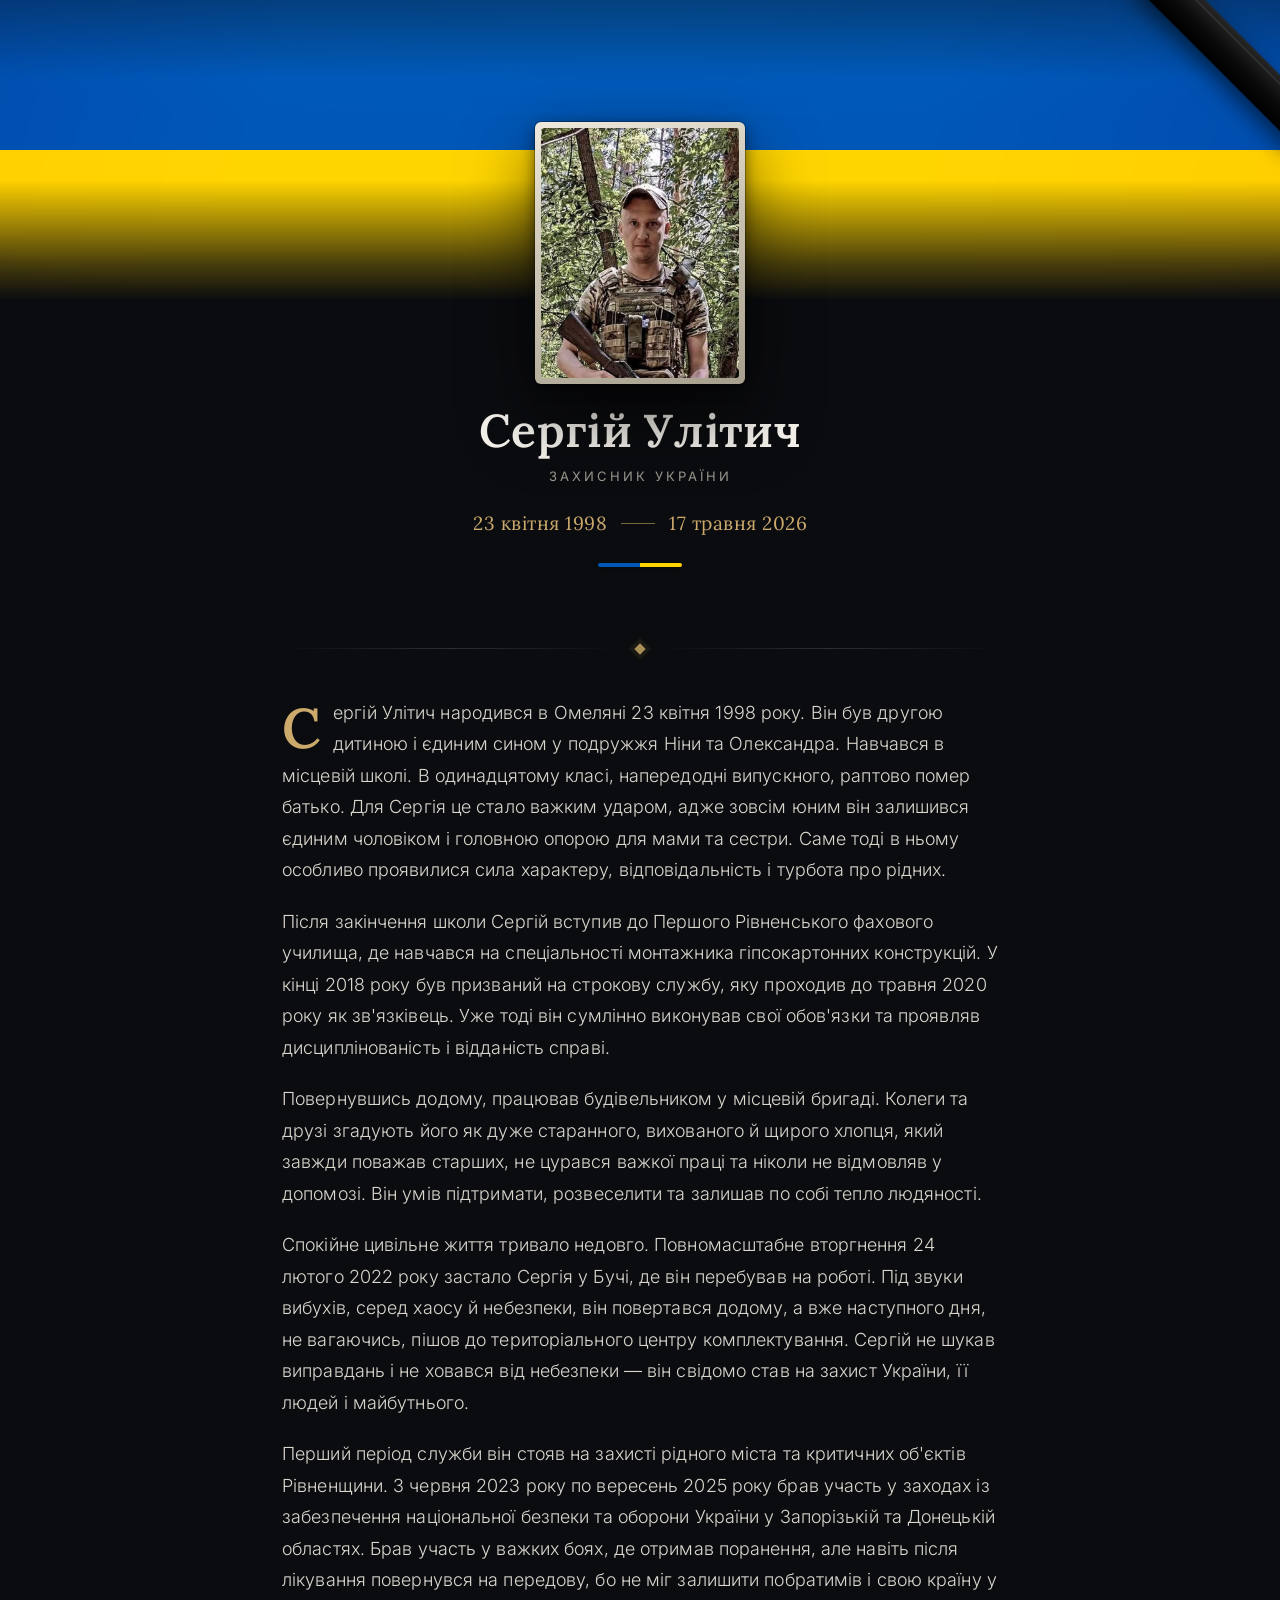
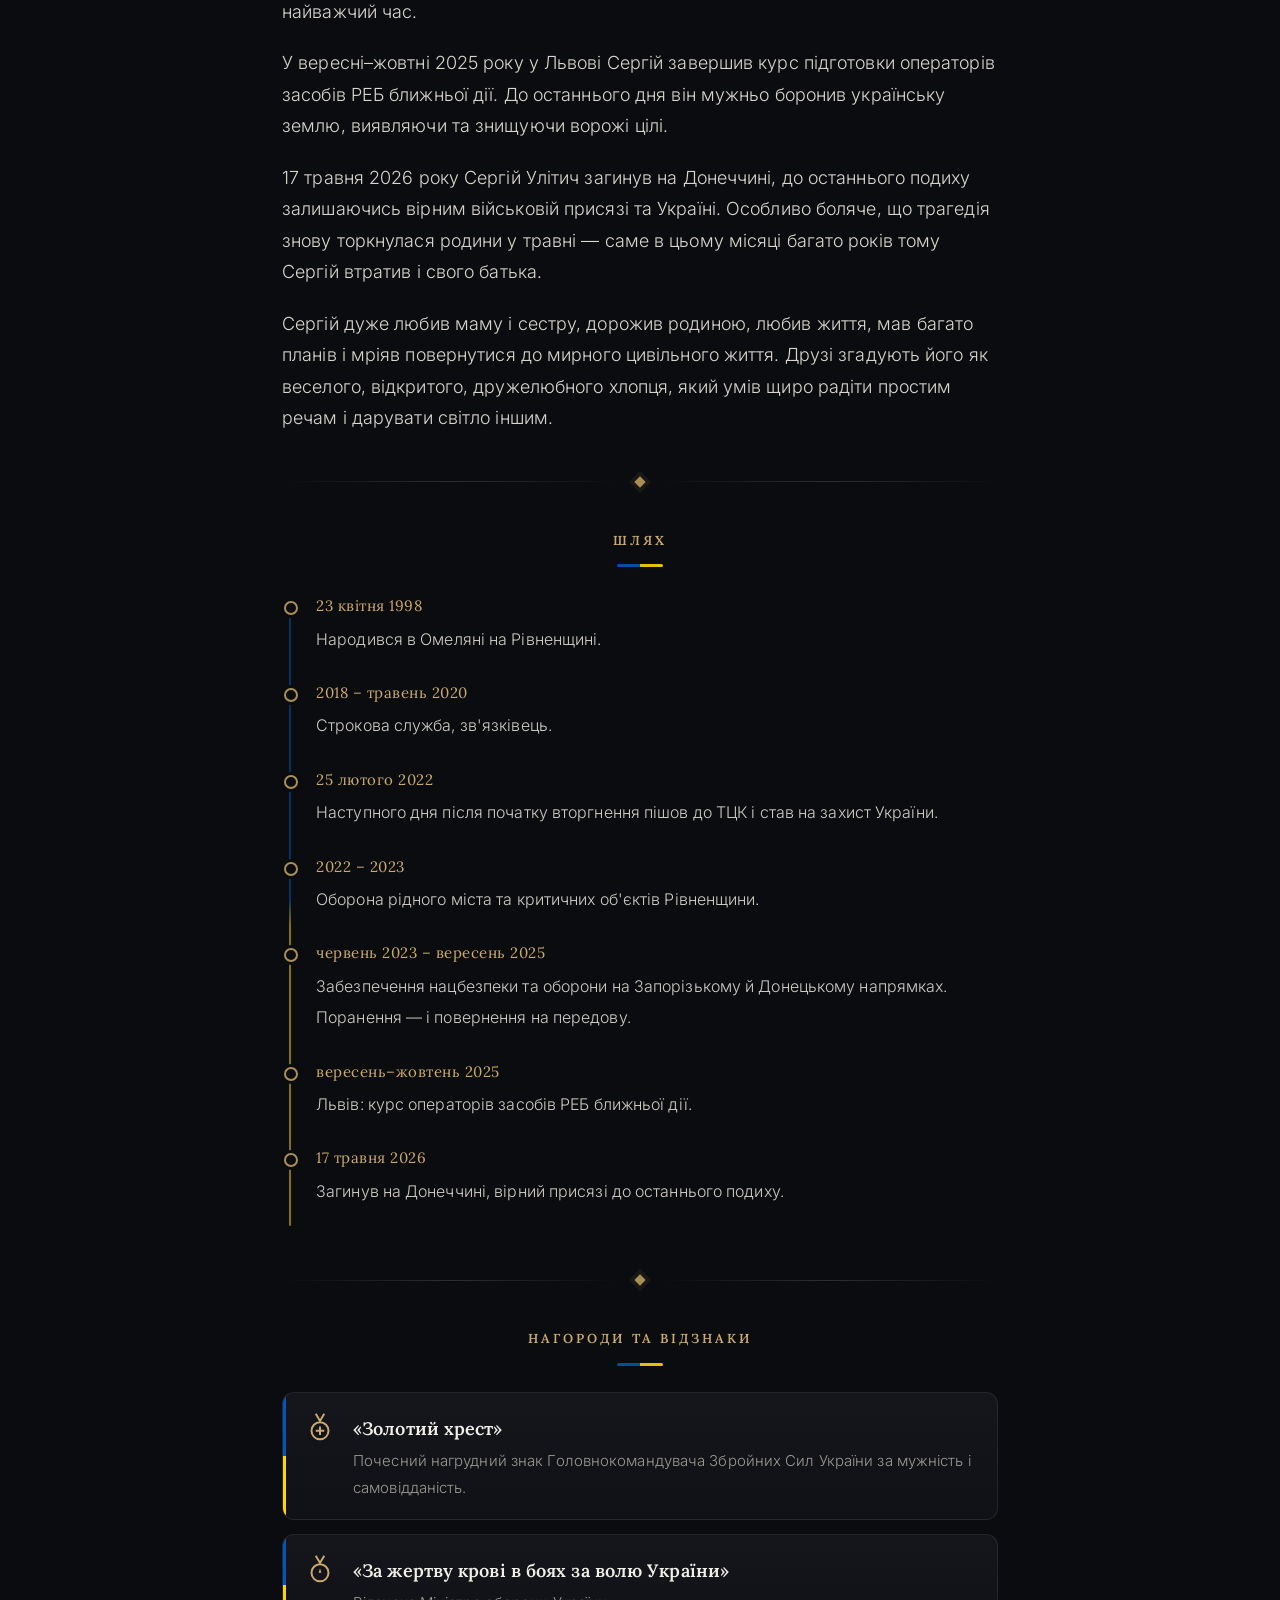
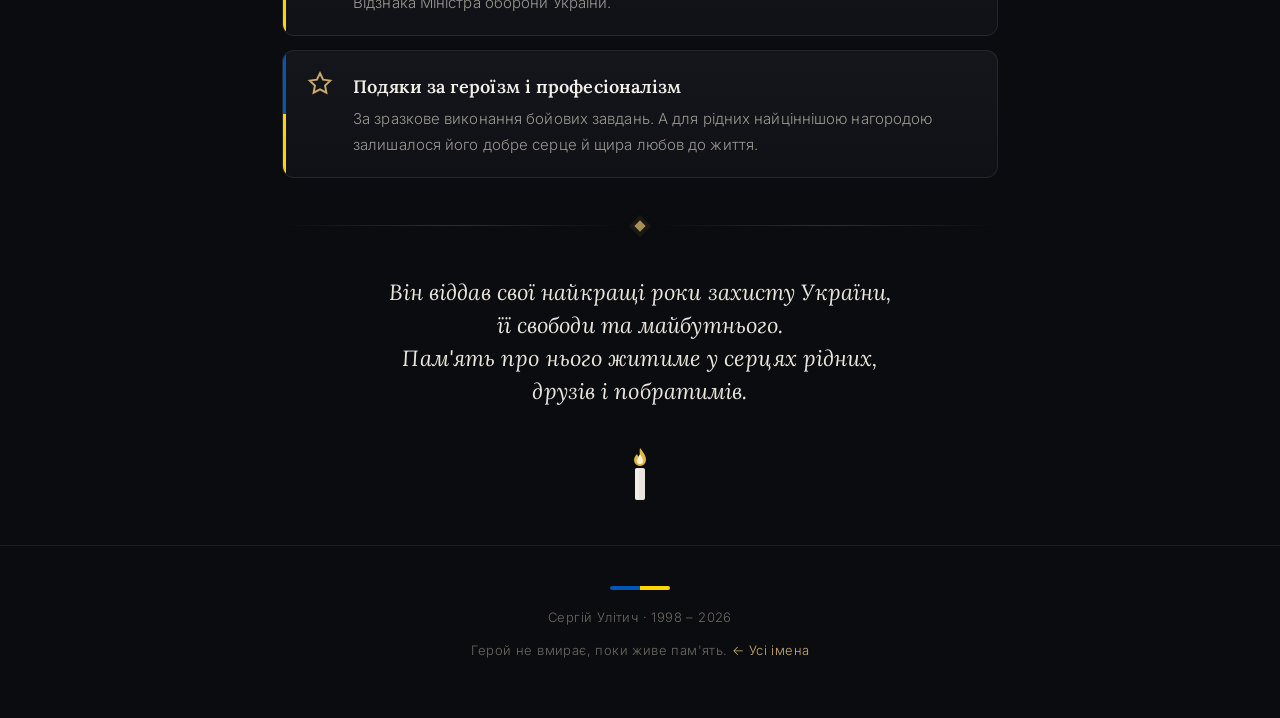
<file: serhii-ulitych/index.html>
<!DOCTYPE html>
<html lang="uk">
<head>
<meta charset="utf-8">
<meta name="viewport" content="width=device-width, initial-scale=1">
<title>Сергій Улітич — Вічна пам'ять</title>
<meta name="description" content="Меморіальна сторінка захисника України Сергія Улітича (1998–2026). Вічна пам'ять герою.">

<meta property="og:type" content="profile">
<meta property="og:title" content="Сергій Улітич — Вічна пам'ять">
<meta property="og:description" content="Захисник України. 23 квітня 1998 — 17 травня 2026. Вічна пам'ять герою.">
<meta property="og:image" content="photo.jpg">

<link rel="preconnect" href="https://fonts.googleapis.com">
<link rel="preconnect" href="https://fonts.gstatic.com" crossorigin>
<link href="https://fonts.googleapis.com/css2?family=Lora:ital,wght@0,400;0,500;0,600;1,400;1,500&family=Inter:wght@300;400;500&display=swap&subset=cyrillic,cyrillic-ext,latin" rel="stylesheet">
<link rel="stylesheet" href="../assets/style.css">
</head>
<body>
<header class="hero">
  <div class="flag">
    <span class="mourning"></span>
  </div>

  <div class="wrap hero-body">
    <div class="portrait">
      <img src="photo.jpg" alt="Сергій Улітич"
           onerror="this.style.display='none';this.nextElementSibling.style.display='flex';">
      <div class="placeholder" style="display:none;">
        <svg viewBox="0 0 24 24" fill="none" stroke="currentColor" stroke-width="1.2">
          <circle cx="12" cy="8" r="4"/>
          <path d="M4 21c0-4.4 3.6-7 8-7s8 2.6 8 7"/>
        </svg>
      </div>
    </div>

    <h1 class="name">Сергій Улітич</h1>
    <p class="rank">Захисник України</p>

    <div class="dates">
      <span>23 квітня 1998</span>
      <span class="sep"></span>
      <span>17 травня 2026</span>
    </div>

    <div class="flag-underline"><span class="b"></span><span class="y"></span></div>
  </div>
</header>

<main class="wrap">

  <div class="divider"><span class="diamond"></span></div>

  <section class="bio">
    <p>Сергій Улітич народився в Омеляні 23 квітня 1998 року. Він був другою дитиною і єдиним сином у подружжя Ніни та Олександра. Навчався в місцевій школі. В одинадцятому класі, напередодні випускного, раптово помер батько. Для Сергія це стало важким ударом, адже зовсім юним він залишився єдиним чоловіком і головною опорою для мами та сестри. Саме тоді в ньому особливо проявилися сила характеру, відповідальність і турбота про рідних.</p>

    <p>Після закінчення школи Сергій вступив до Першого Рівненського фахового училища, де навчався на спеціальності монтажника гіпсокартонних конструкцій. У кінці 2018 року був призваний на строкову службу, яку проходив до травня 2020 року як зв'язківець. Уже тоді він сумлінно виконував свої обов'язки та проявляв дисциплінованість і відданість справі.</p>

    <p>Повернувшись додому, працював будівельником у місцевій бригаді. Колеги та друзі згадують його як дуже старанного, вихованого й щирого хлопця, який завжди поважав старших, не цурався важкої праці та ніколи не відмовляв у допомозі. Він умів підтримати, розвеселити та залишав по собі тепло людяності.</p>

    <p>Спокійне цивільне життя тривало недовго. Повномасштабне вторгнення 24 лютого 2022 року застало Сергія у Бучі, де він перебував на роботі. Під звуки вибухів, серед хаосу й небезпеки, він повертався додому, а вже наступного дня, не вагаючись, пішов до територіального центру комплектування. Сергій не шукав виправдань і не ховався від небезпеки — він свідомо став на захист України, її людей і майбутнього.</p>

    <p>Перший період служби він стояв на захисті рідного міста та критичних об'єктів Рівненщини. З червня 2023 року по вересень 2025 року брав участь у заходах із забезпечення національної безпеки та оборони України у Запорізькій та Донецькій областях. Брав участь у важких боях, де отримав поранення, але навіть після лікування повернувся на передову, бо не міг залишити побратимів і свою країну у найважчий час.</p>

    <p>У вересні–жовтні 2025 року у Львові Сергій завершив курс підготовки операторів засобів РЕБ ближньої дії. До останнього дня він мужньо боронив українську землю, виявляючи та знищуючи ворожі цілі.</p>

    <p>17 травня 2026 року Сергій Улітич загинув на Донеччині, до останнього подиху залишаючись вірним військовій присязі та Україні. Особливо боляче, що трагедія знову торкнулася родини у травні — саме в цьому місяці багато років тому Сергій втратив і свого батька.</p>

    <p>Сергій дуже любив маму і сестру, дорожив родиною, любив життя, мав багато планів і мріяв повернутися до мирного цивільного життя. Друзі згадують його як веселого, відкритого, дружелюбного хлопця, який умів щиро радіти простим речам і дарувати світло іншим.</p>
  </section>

  <div class="divider"><span class="diamond"></span></div>

  <section>
    <div class="section-title"><span>Шлях</span><div class="flag-tick"><i class="b"></i><i class="y"></i></div></div>
    <ul class="timeline">
      <li><span class="when">23 квітня 1998</span><span class="what">Народився в Омеляні на Рівненщині.</span></li>
      <li><span class="when">2018 – травень 2020</span><span class="what">Строкова служба, зв'язківець.</span></li>
      <li><span class="when">25 лютого 2022</span><span class="what">Наступного дня після початку вторгнення пішов до ТЦК і став на захист України.</span></li>
      <li><span class="when">2022 – 2023</span><span class="what">Оборона рідного міста та критичних об'єктів Рівненщини.</span></li>
      <li><span class="when">червень 2023 – вересень 2025</span><span class="what">Забезпечення нацбезпеки та оборони на Запорізькому й Донецькому напрямках. Поранення — і повернення на передову.</span></li>
      <li><span class="when">вересень–жовтень 2025</span><span class="what">Львів: курс операторів засобів РЕБ ближньої дії.</span></li>
      <li><span class="when">17 травня 2026</span><span class="what">Загинув на Донеччині, вірний присязі до останнього подиху.</span></li>
    </ul>
  </section>

  <div class="divider"><span class="diamond"></span></div>

  <section>
    <div class="section-title"><span>Нагороди та відзнаки</span><div class="flag-tick"><i class="b"></i><i class="y"></i></div></div>
    <div class="awards">
      <div class="award">
        <svg class="medal" viewBox="0 0 24 24" fill="none" stroke="currentColor" stroke-width="1.4">
          <circle cx="12" cy="14" r="6"/>
          <path d="M12 11v6M9 14h6"/>
          <path d="M9 2l3 5 3-5"/>
        </svg>
        <div>
          <h3>«Золотий хрест»</h3>
          <p>Почесний нагрудний знак Головнокомандувача Збройних Сил України за мужність і самовідданість.</p>
        </div>
      </div>
      <div class="award">
        <svg class="medal" viewBox="0 0 24 24" fill="none" stroke="currentColor" stroke-width="1.4">
          <circle cx="12" cy="14" r="6"/>
          <path d="M12 11l1 3h-2l1-3z" fill="currentColor" stroke="none"/>
          <path d="M9 2l3 5 3-5"/>
        </svg>
        <div>
          <h3>«За жертву крові в боях за волю України»</h3>
          <p>Відзнака Міністра оборони України.</p>
        </div>
      </div>
      <div class="award">
        <svg class="medal" viewBox="0 0 24 24" fill="none" stroke="currentColor" stroke-width="1.4">
          <path d="M12 3l2.2 4.5 5 .7-3.6 3.5.9 5-4.5-2.4-4.5 2.4.9-5L4.8 8.2l5-.7L12 3z"/>
        </svg>
        <div>
          <h3>Подяки за героїзм і професіоналізм</h3>
          <p>За зразкове виконання бойових завдань. А для рідних найціннішою нагородою залишалося його добре серце й щира любов до життя.</p>
        </div>
      </div>
    </div>
  </section>

  <div class="divider"><span class="diamond"></span></div>

  <section class="quote">
    <p>Він віддав свої найкращі роки захисту України, її свободи та майбутнього.<br>Пам'ять про нього житиме у серцях рідних, друзів і побратимів.</p>
    <div class="candle">
      <svg width="44" height="64" viewBox="0 0 44 64" fill="none" xmlns="http://www.w3.org/2000/svg">
        <g class="flame">
          <path d="M22 6c4 5 6 8 6 12a6 6 0 1 1-12 0c0-2 1.2-4 3-6 .6 2 2 3 3 4 .4-3-1-7-0-10z" fill="#e0b73f"/>
          <path d="M22 12c2 3 3 5 3 7a3 3 0 1 1-6 0c0-2 1.4-4 3-7z" fill="#fff3cf"/>
        </g>
        <rect x="17" y="26" width="10" height="32" rx="2" fill="#e9e5dc"/>
        <rect x="17" y="26" width="4" height="32" rx="2" fill="#fff" opacity="0.35"/>
      </svg>
    </div>
  </section>

</main>

<footer>
  <div class="wrap">
    <div class="foot-flag"><span class="b"></span><span class="y"></span></div>
    Сергій Улітич · 1998 – 2026<br>
    Герой не вмирає, поки живе пам'ять.
    <a class="back" href="../">← Усі імена</a>
  </div>
</footer>

</body>
</html>
</file>
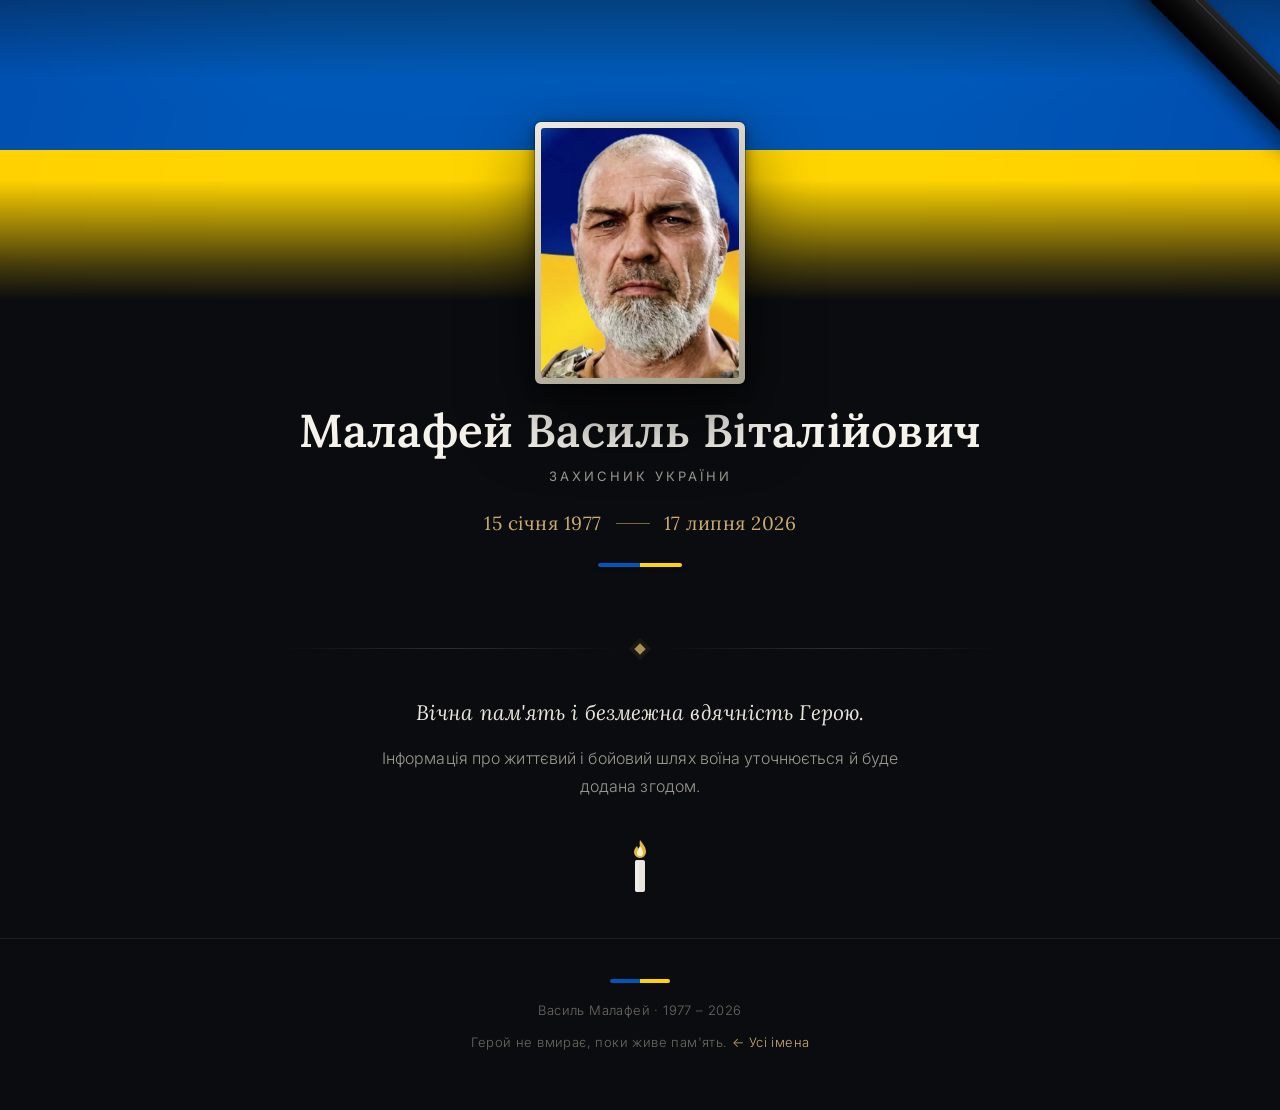
<file: vasyl-malafei/index.html>
<!DOCTYPE html>
<html lang="uk">
<head>
<meta charset="utf-8">
<meta name="viewport" content="width=device-width, initial-scale=1">
<title>Малафей Василь Віталійович — Вічна пам'ять</title>
<meta name="description" content="Меморіальна сторінка захисника України Малафей Василь Віталійович. 15 січня 1977 — 17 липня 2026. Вічна пам'ять герою.">

<meta property="og:type" content="profile">
<meta property="og:title" content="Малафей Василь Віталійович — Вічна пам'ять">
<meta property="og:description" content="Захисник України. 15 січня 1977 — 17 липня 2026. Вічна пам'ять герою.">
<meta property="og:image" content="photo.jpg">

<link rel="preconnect" href="https://fonts.googleapis.com">
<link rel="preconnect" href="https://fonts.gstatic.com" crossorigin>
<link href="https://fonts.googleapis.com/css2?family=Lora:ital,wght@0,400;0,500;0,600;1,400;1,500&family=Inter:wght@300;400;500&display=swap&subset=cyrillic,cyrillic-ext,latin" rel="stylesheet">
<link rel="stylesheet" href="../assets/style.css">
</head>
<body>
<header class="hero">
  <div class="flag">
    <span class="mourning"></span>
  </div>

  <div class="wrap hero-body">
    <div class="portrait">
      <img src="photo.jpg" alt="Василь Малафей"
           onerror="this.style.display='none';this.nextElementSibling.style.display='flex';">
      <div class="placeholder" style="display:none;">
        <svg viewBox="0 0 24 24" fill="none" stroke="currentColor" stroke-width="1.2">
          <circle cx="12" cy="8" r="4"/>
          <path d="M4 21c0-4.4 3.6-7 8-7s8 2.6 8 7"/>
        </svg>
      </div>
    </div>

    <h1 class="name">Малафей Василь Віталійович</h1>
    <p class="rank">Захисник України</p>

    <div class="dates">
      <span>15 січня 1977</span>
      <span class="sep"></span>
      <span>17 липня 2026</span>
    </div>

    <div class="flag-underline"><span class="b"></span><span class="y"></span></div>
  </div>
</header>

<main class="wrap">

  <div class="divider"><span class="diamond"></span></div>

  <section class="pending">
    <p class="lead">Вічна пам'ять і безмежна вдячність Герою.</p>
    <p>Інформація про життєвий і бойовий шлях воїна уточнюється й буде додана згодом.</p>
    <div class="candle">
      <svg width="44" height="64" viewBox="0 0 44 64" fill="none" xmlns="http://www.w3.org/2000/svg">
        <g class="flame">
          <path d="M22 6c4 5 6 8 6 12a6 6 0 1 1-12 0c0-2 1.2-4 3-6 .6 2 2 3 3 4 .4-3-1-7-0-10z" fill="#e0b73f"/>
          <path d="M22 12c2 3 3 5 3 7a3 3 0 1 1-6 0c0-2 1.4-4 3-7z" fill="#fff3cf"/>
        </g>
        <rect x="17" y="26" width="10" height="32" rx="2" fill="#e9e5dc"/>
        <rect x="17" y="26" width="4" height="32" rx="2" fill="#fff" opacity="0.35"/>
      </svg>
    </div>
  </section>

</main>

<footer>
  <div class="wrap">
    <div class="foot-flag"><span class="b"></span><span class="y"></span></div>
    Василь Малафей · 1977 – 2026<br>
    Герой не вмирає, поки живе пам'ять.
    <a class="back" href="../">← Усі імена</a>
  </div>
</footer>

</body>
</html>
</file>
<file: assets/style.css>
/* ============================================================
   Пам'ять — меморіальні сторінки полеглих воїнів
   Спільні стилі. Мобільний-перший (доступ через QR).
   Акцент: Державний Прапор України + жалобна стрічка.
   ============================================================ */

:root {
  --bg:        #0b0c0f;
  --bg-2:      #0f1116;
  --surface:   #14161c;
  --surface-2: #191c23;
  --text:      #ecebe5;
  --muted:     #9b988f;
  --faint:     #6c6960;
  --gold:      #cbaa6c;
  --gold-dim:  #a98f56;
  --line:      rgba(255, 255, 255, 0.08);
  --line-2:    rgba(255, 255, 255, 0.14);

  /* Державні кольори */
  --ua-blue:   #0057b7;
  --ua-blue-d: #013f88;
  --ua-yellow: #ffd500;
  --ua-yellow-d:#e6bf00;

  --serif: "Lora", Georgia, "Times New Roman", serif;
  --sans: "Inter", -apple-system, BlinkMacSystemFont, "Segoe UI", Roboto, sans-serif;
  --maxw: 760px;
}

* { box-sizing: border-box; }
html { -webkit-text-size-adjust: 100%; scroll-behavior: smooth; overflow-x: hidden; }

body {
  margin: 0;
  background: var(--bg);
  color: var(--text);
  font-family: var(--sans);
  font-size: 17px;
  line-height: 1.75;
  font-weight: 300;
  letter-spacing: 0.1px;
  -webkit-font-smoothing: antialiased;
  text-rendering: optimizeLegibility;
}

.wrap {
  max-width: var(--maxw);
  margin: 0 auto;
  padding: 0 22px;
}

a { color: var(--gold); text-decoration: none; }
a:hover { color: #e2c690; }

/* ============================================================
   HERO — прапор як тло, портрет на прапорі, жалобна стрічка
   ============================================================ */
.hero {
  position: relative;
  text-align: center;
  padding-bottom: 34px;
  overflow: hidden;
}

/* Прапор */
.flag {
  position: relative;
  width: 100%;
  height: 300px;
  overflow: hidden;
  background: linear-gradient(180deg,
      var(--ua-blue) 0%, var(--ua-blue) 50%,
      var(--ua-yellow) 50%, var(--ua-yellow) 100%);
}
/* легка «тканинна» гра світла на прапорі */
.flag::before {
  content: "";
  position: absolute; inset: 0;
  background:
    radial-gradient(120% 80% at 50% 0%, rgba(255,255,255,0.10), transparent 55%),
    linear-gradient(105deg, rgba(0,0,0,0.14) 0%, transparent 22%, transparent 70%, rgba(0,0,0,0.18) 100%);
  mix-blend-mode: soft-light;
}
/* затемнення країв + плавний перехід у фон сторінки */
.flag::after {
  content: "";
  position: absolute; inset: 0;
  background:
    linear-gradient(180deg, rgba(11,12,15,0.35) 0%, transparent 26%,
                            transparent 60%, rgba(11,12,15,0.75) 88%, var(--bg) 100%),
    radial-gradient(120% 120% at 50% 40%, transparent 55%, rgba(11,12,15,0.55) 100%);
}

/* Жалобна стрічка — чорна діагональ у правому верхньому куті */
.mourning {
  position: absolute;
  top: 34px; right: -66px;
  width: 230px; height: 40px;
  transform: rotate(45deg);
  z-index: 3;
  background: linear-gradient(180deg, #262626 0%, #0a0a0a 55%, #000 100%);
  box-shadow: 0 8px 22px rgba(0,0,0,0.55);
}
.mourning::before,
.mourning::after {
  content: "";
  position: absolute; left: 0; right: 0; height: 1px;
}
.mourning::before { top: 6px;  background: rgba(255,255,255,0.14); }
.mourning::after  { bottom: 6px; background: rgba(0,0,0,0.6); }

/* Тіло героблоку — піднімаємо портрет на прапор */
.hero-body {
  position: relative;
  z-index: 2;
  margin-top: -178px;
}

.portrait {
  width: 210px;
  height: 262px;
  margin: 0 auto 22px;
  position: relative;
  border-radius: 6px;
  padding: 6px;
  background: linear-gradient(160deg, #efe9dd 0%, #cfc8b8 40%, #a79f8e 100%);
  box-shadow:
    0 30px 70px rgba(0,0,0,0.6),
    0 4px 14px rgba(0,0,0,0.5),
    0 0 0 1px rgba(0,0,0,0.25);
}
.portrait img,
.portrait .placeholder {
  width: 100%;
  height: 100%;
  object-fit: cover;
  border-radius: 3px;
  display: block;
  filter: grayscale(20%) contrast(1.03);
}
.portrait .placeholder {
  display: flex;
  align-items: center;
  justify-content: center;
  background: radial-gradient(circle at 50% 35%, #23262e, #14161c);
  color: var(--gold-dim);
}
.portrait .placeholder svg { width: 86px; height: 86px; opacity: 0.55; }

.mark {
  color: var(--gold);
  font-size: 24px;
  line-height: 1;
  margin-bottom: 12px;
  opacity: 0.9;
}

.name {
  font-family: var(--serif);
  font-weight: 600;
  font-size: clamp(31px, 8vw, 46px);
  line-height: 1.1;
  margin: 0 0 8px;
  letter-spacing: 0.3px;
  color: #f5f2ec;
}

.rank {
  font-size: 13px;
  letter-spacing: 3px;
  text-transform: uppercase;
  color: var(--muted);
  margin: 0 0 20px;
  font-weight: 400;
}

.dates {
  display: inline-flex;
  align-items: center;
  gap: 14px;
  font-family: var(--serif);
  font-size: 19px;
  color: var(--gold);
  letter-spacing: 0.5px;
}
.dates .sep { width: 34px; height: 1px; background: var(--gold-dim); opacity: 0.7; }

/* Прапорцевий підпис під датами */
.flag-underline {
  width: 84px; height: 4px;
  margin: 22px auto 0;
  border-radius: 2px;
  overflow: hidden;
  display: flex;
  box-shadow: 0 1px 4px rgba(0,0,0,0.4);
}
.flag-underline span { flex: 1; }
.flag-underline .b { background: var(--ua-blue); }
.flag-underline .y { background: var(--ua-yellow); }

/* ============================================================
   Ornamental divider
   ============================================================ */
.divider {
  display: flex;
  align-items: center;
  gap: 16px;
  margin: 44px auto;
  color: var(--faint);
}
.divider::before, .divider::after {
  content: "";
  flex: 1; height: 1px;
  background: linear-gradient(90deg, transparent, var(--line-2), transparent);
}
.divider .diamond {
  width: 8px; height: 8px;
  transform: rotate(45deg);
  background: var(--gold-dim);
  box-shadow: 0 0 0 4px rgba(203,170,108,0.08);
  flex: 0 0 auto;
}

/* ============================================================
   Sections
   ============================================================ */
section { margin: 8px 0 12px; }

.section-title {
  text-align: center;
  margin: 0 0 26px;
}
.section-title span {
  display: block;
  font-family: var(--serif);
  font-size: 13px;
  font-weight: 600;
  letter-spacing: 3px;
  text-transform: uppercase;
  color: var(--gold);
}
.section-title .flag-tick {
  width: 46px; height: 3px;
  margin: 12px auto 0;
  display: flex;
  border-radius: 2px;
  overflow: hidden;
  opacity: 0.9;
}
.section-title .flag-tick i { flex: 1; display: block; }
.section-title .flag-tick .b { background: var(--ua-blue); }
.section-title .flag-tick .y { background: var(--ua-yellow); }

/* Заголовок-епіграф над біографією */
.epigraph {
  font-family: var(--serif);
  font-style: italic;
  font-size: 21px;
  line-height: 1.45;
  text-align: center;
  color: var(--gold);
  max-width: 560px;
  margin: 4px auto 30px;
}

.bio p { margin: 0 0 20px; color: #d9d6ce; }
.bio p:first-of-type::first-letter {
  font-family: var(--serif);
  font-size: 3.1em;
  float: left;
  line-height: 0.82;
  padding: 8px 12px 0 0;
  color: var(--gold);
  font-weight: 600;
}

/* ============================================================
   Timeline
   ============================================================ */
.timeline { list-style: none; margin: 0; padding: 0; position: relative; }
.timeline::before {
  content: "";
  position: absolute; left: 7px; top: 6px; bottom: 6px; width: 2px;
  background: linear-gradient(180deg, var(--ua-blue), var(--ua-blue) 48%, var(--ua-yellow) 52%, var(--ua-yellow));
  opacity: 0.5;
  border-radius: 2px;
}
.timeline li { position: relative; padding: 0 0 26px 34px; }
.timeline li::before {
  content: "";
  position: absolute; left: 2px; top: 8px;
  width: 10px; height: 10px; border-radius: 50%;
  background: var(--bg);
  border: 2px solid var(--gold-dim);
  box-shadow: 0 0 0 3px rgba(11,12,15,1);
}
.timeline .when {
  display: block;
  font-family: var(--serif);
  color: var(--gold);
  font-size: 15px;
  letter-spacing: 0.5px;
  margin-bottom: 3px;
}
.timeline .what { color: #cfccc4; font-size: 16px; }

/* ============================================================
   Awards
   ============================================================ */
.awards { display: grid; gap: 14px; }
.award {
  display: flex;
  gap: 16px;
  align-items: flex-start;
  padding: 18px 20px;
  background: linear-gradient(180deg, var(--surface), var(--bg-2));
  border: 1px solid var(--line);
  border-radius: 12px;
  position: relative;
  overflow: hidden;
}
.award::before {
  content: "";
  position: absolute; left: 0; top: 0; bottom: 0; width: 3px;
  background: linear-gradient(180deg, var(--ua-blue) 0 50%, var(--ua-yellow) 50% 100%);
}
.award .medal { flex: 0 0 auto; width: 34px; height: 34px; color: var(--gold); }
.award h3 {
  margin: 2px 0 4px;
  font-family: var(--serif);
  font-size: 18px; font-weight: 600; color: #f2efe8;
}
.award p { margin: 0; font-size: 15px; color: var(--muted); }

/* ============================================================
   Pending (сторінка без біографії)
   ============================================================ */
.pending { text-align: center; max-width: 520px; margin: 12px auto 4px; }
.pending .lead {
  font-family: var(--serif);
  font-style: italic;
  font-size: 21px;
  line-height: 1.5;
  color: #e9e5dc;
  margin: 0 0 16px;
}
.pending p { color: var(--muted); margin: 0 0 12px; font-size: 16px; }

/* ============================================================
   Closing quote + candle
   ============================================================ */
.quote { text-align: center; margin: 46px auto 10px; max-width: 520px; }
.quote p {
  font-family: var(--serif);
  font-style: italic;
  font-size: 22px; line-height: 1.5;
  color: #e9e5dc; margin: 0;
}
.candle { margin: 34px auto 0; width: 44px; text-align: center; }
.flame { transform-origin: 50% 100%; animation: flicker 2.6s infinite ease-in-out; }
@keyframes flicker {
  0%, 100% { transform: scale(1) translateX(0); opacity: 1; }
  25% { transform: scale(1.05, 0.96) translateX(0.4px); opacity: 0.92; }
  50% { transform: scale(0.97, 1.04) translateX(-0.4px); opacity: 1; }
  75% { transform: scale(1.03, 0.98) translateX(0.3px); opacity: 0.95; }
}
@media (prefers-reduced-motion: reduce) { .flame { animation: none; } }

/* ============================================================
   Footer
   ============================================================ */
footer {
  text-align: center;
  padding: 40px 22px 56px;
  color: var(--faint);
  font-size: 13px;
  letter-spacing: 0.4px;
  border-top: 1px solid var(--line);
  margin-top: 30px;
}
footer .foot-flag {
  width: 60px; height: 4px; margin: 0 auto 16px;
  display: flex; border-radius: 2px; overflow: hidden;
}
footer .foot-flag .b { flex: 1; background: var(--ua-blue); }
footer .foot-flag .y { flex: 1; background: var(--ua-yellow); }
footer .back { display: inline-block; margin-top: 10px; }

/* ============================================================
   Index (список імен)
   ============================================================ */
.index-hero { position: relative; text-align: center; }
.index-hero .flag { height: 210px; }
.index-hero .index-body { margin-top: -120px; position: relative; z-index: 2; padding-bottom: 8px; }
.index-hero h1 {
  font-family: var(--serif);
  font-weight: 600;
  font-size: clamp(30px, 7.5vw, 44px);
  margin: 14px 0 8px;
  color: #f5f2ec;
}
.index-hero p { color: var(--muted); margin: 0 auto; max-width: 460px; }

.roll { display: grid; gap: 16px; padding: 28px 0 40px; }
.card {
  display: flex;
  align-items: center;
  gap: 18px;
  padding: 16px;
  background: linear-gradient(180deg, var(--surface), var(--bg-2));
  border: 1px solid var(--line);
  border-radius: 12px;
  position: relative;
  overflow: hidden;
  transition: border-color 0.2s ease, transform 0.2s ease;
}
.card::before {
  content: "";
  position: absolute; left: 0; top: 0; bottom: 0; width: 4px;
  background: linear-gradient(180deg, var(--ua-blue) 0 50%, var(--ua-yellow) 50% 100%);
}
.card:hover { border-color: rgba(203,170,108,0.4); transform: translateY(-2px); }
.card img, .card .ph {
  width: 68px; height: 84px; object-fit: cover; border-radius: 5px;
  flex: 0 0 auto; filter: grayscale(20%); background: #1b1e25;
  box-shadow: 0 6px 16px rgba(0,0,0,0.4);
}
.card .info h2 {
  font-family: var(--serif);
  font-size: 20px; margin: 0 0 4px; color: #f2efe8; font-weight: 600;
}
.card .info .d { color: var(--gold); font-size: 14px; font-family: var(--serif); }

/* ============================================================
   Responsive
   ============================================================ */
@media (min-width: 600px) { body { font-size: 18px; } }

@media (max-width: 520px) {
  .flag { height: 250px; }
  .hero-body { margin-top: -152px; }
  .portrait { width: 190px; height: 238px; }
  .index-hero .flag { height: 180px; }
  .index-hero .index-body { margin-top: -104px; }
  .mourning { width: 200px; top: 26px; right: -60px; }
}
</file>
